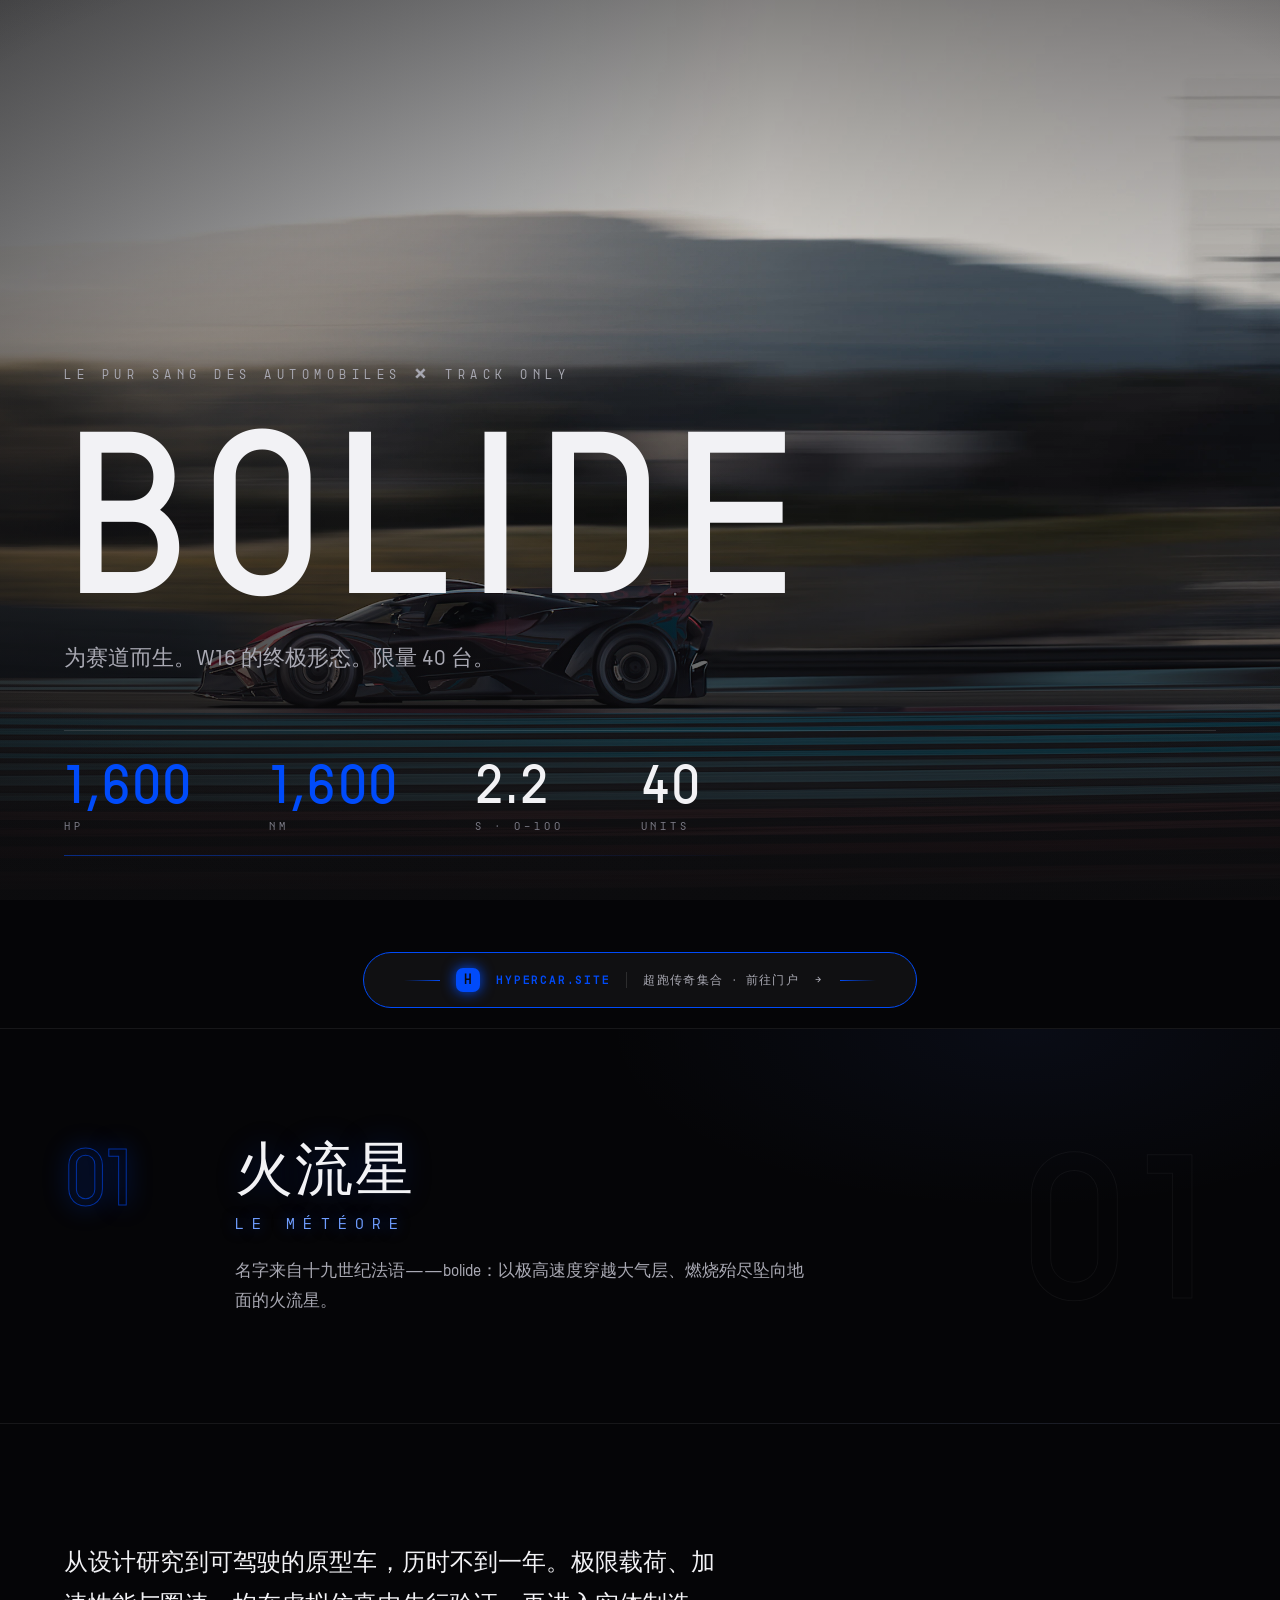
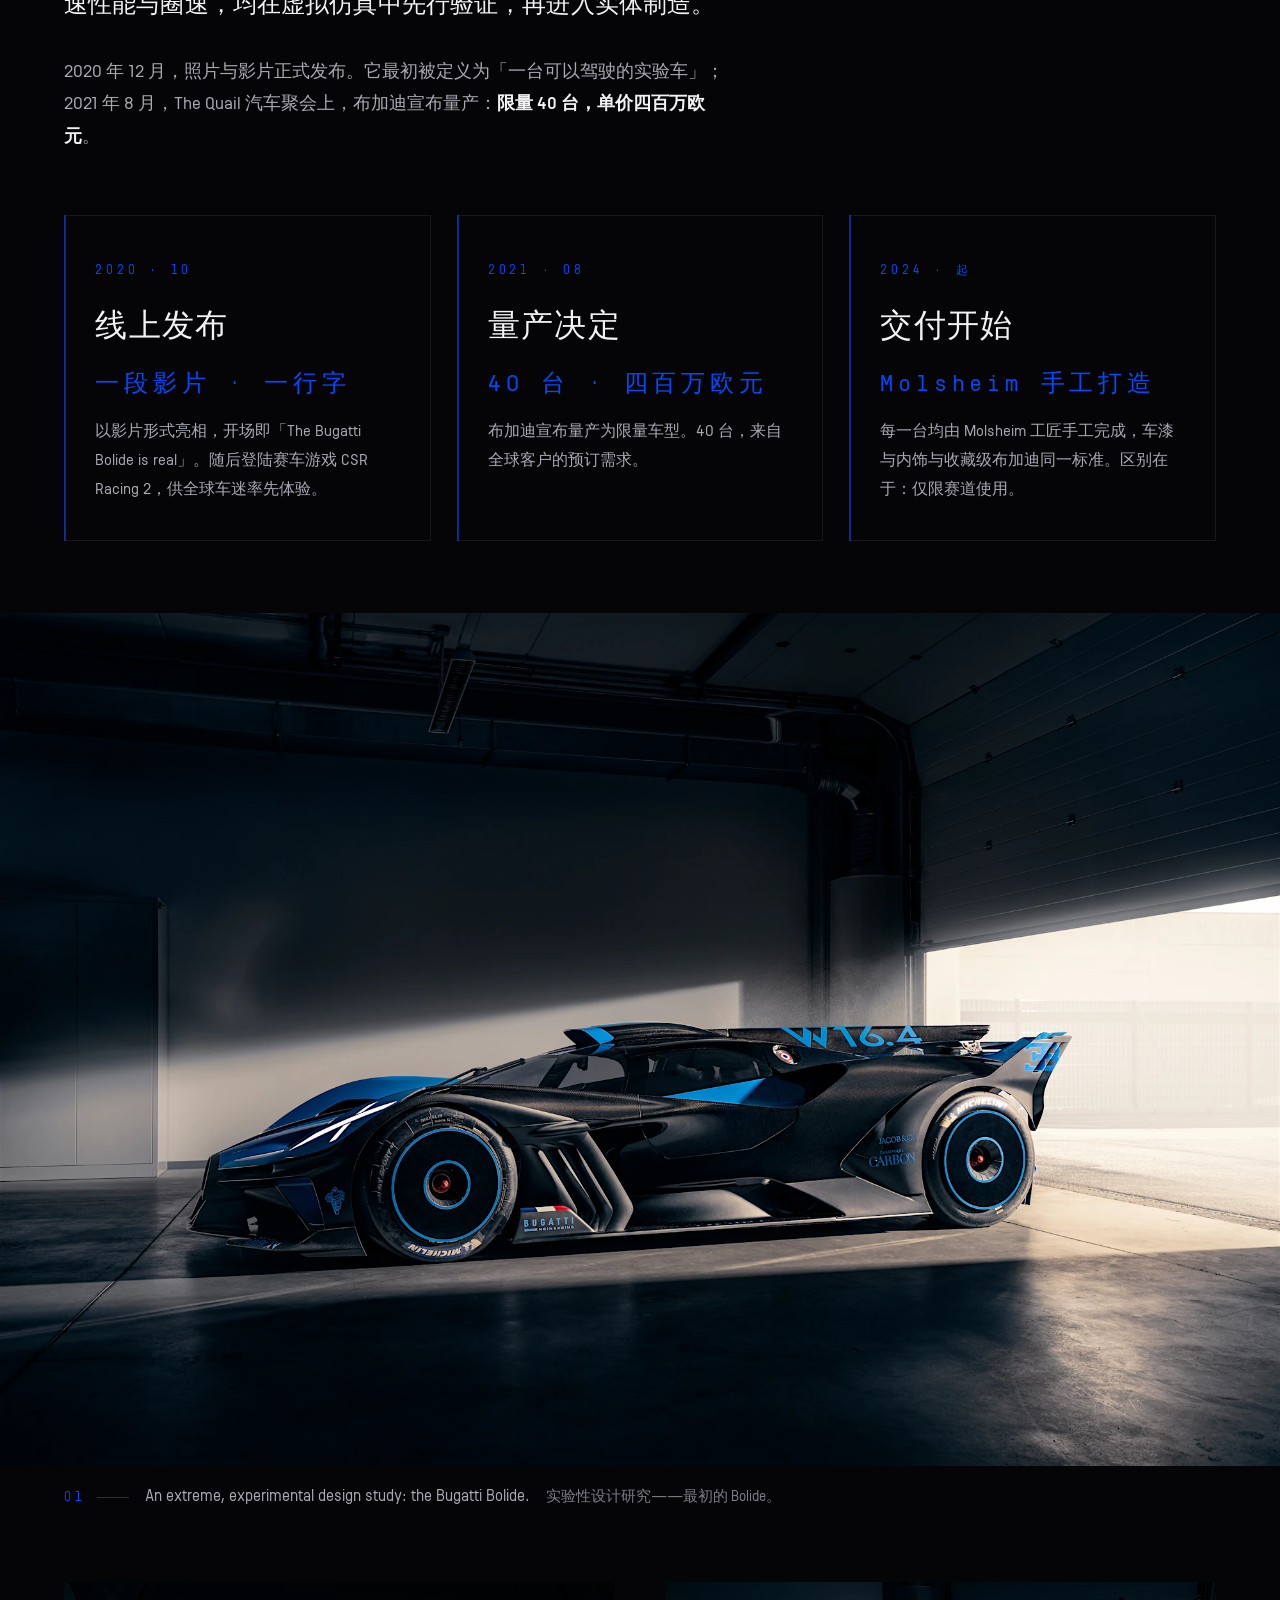
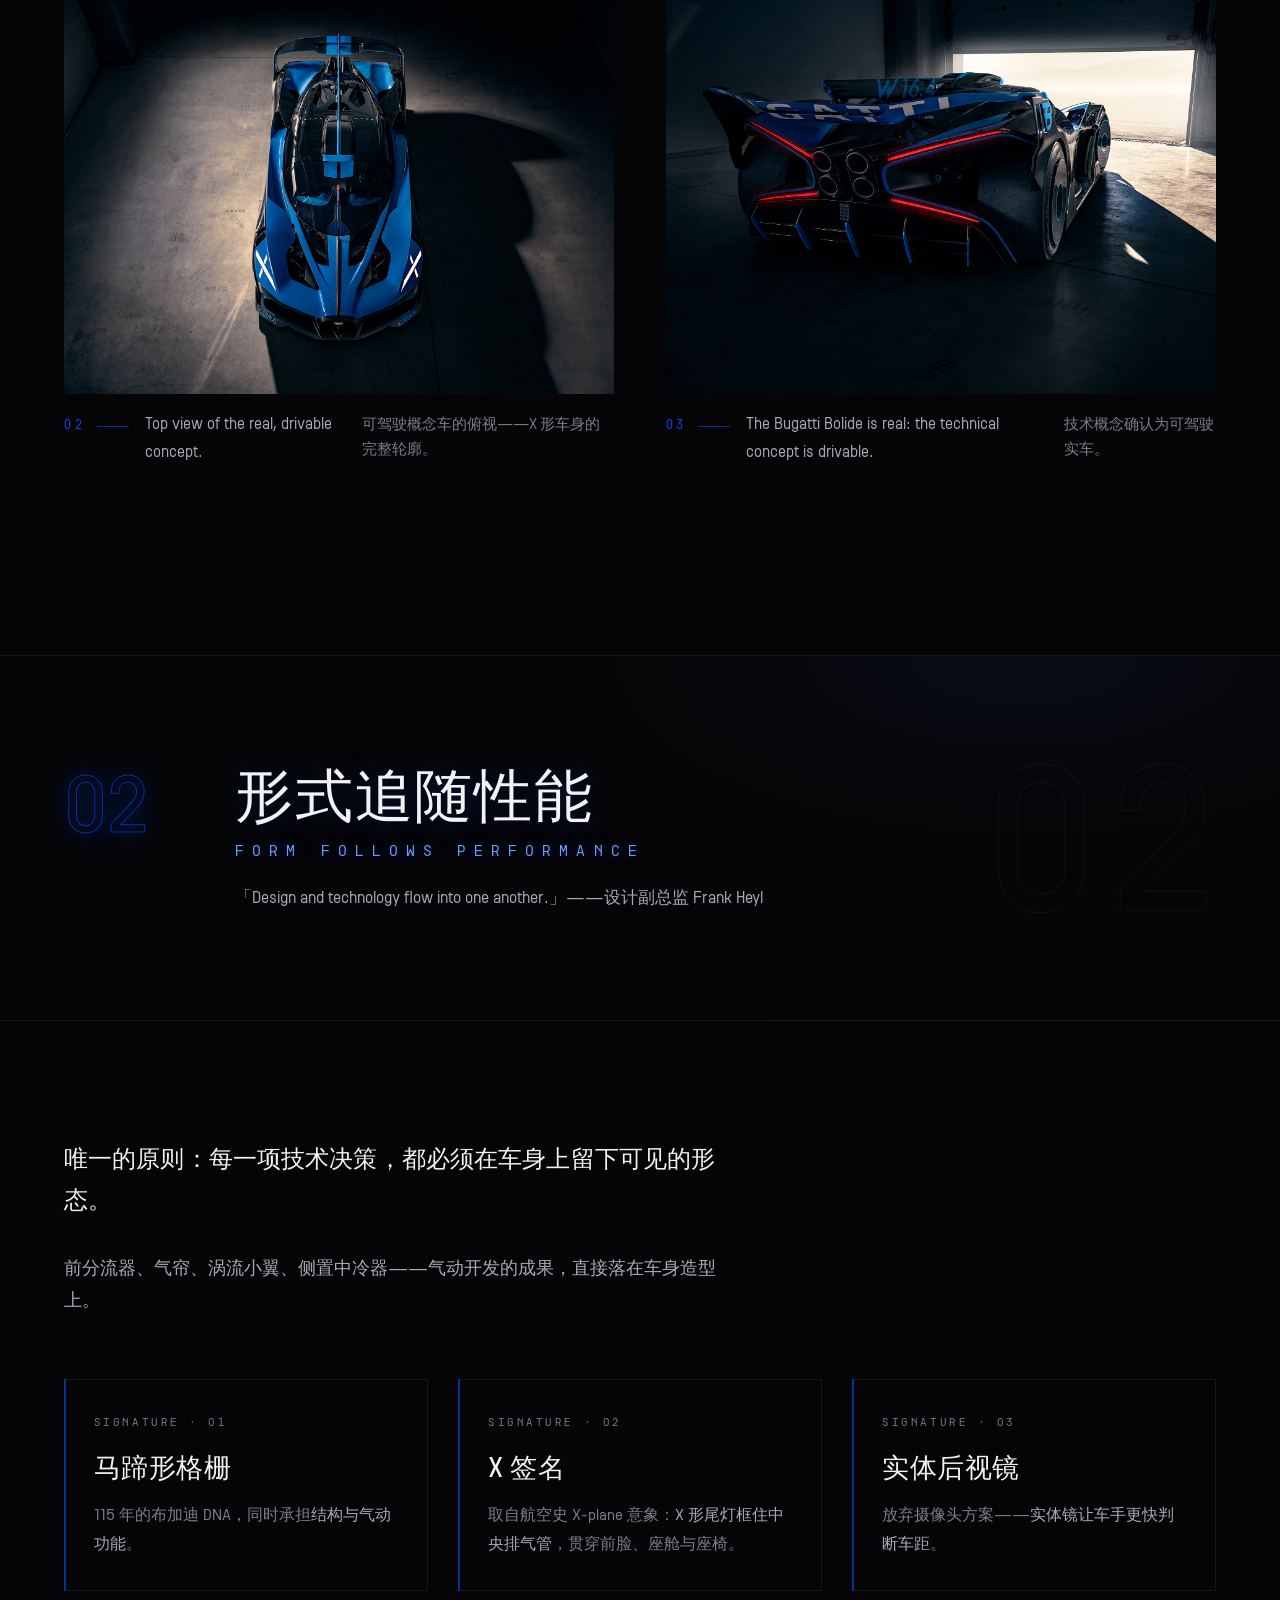
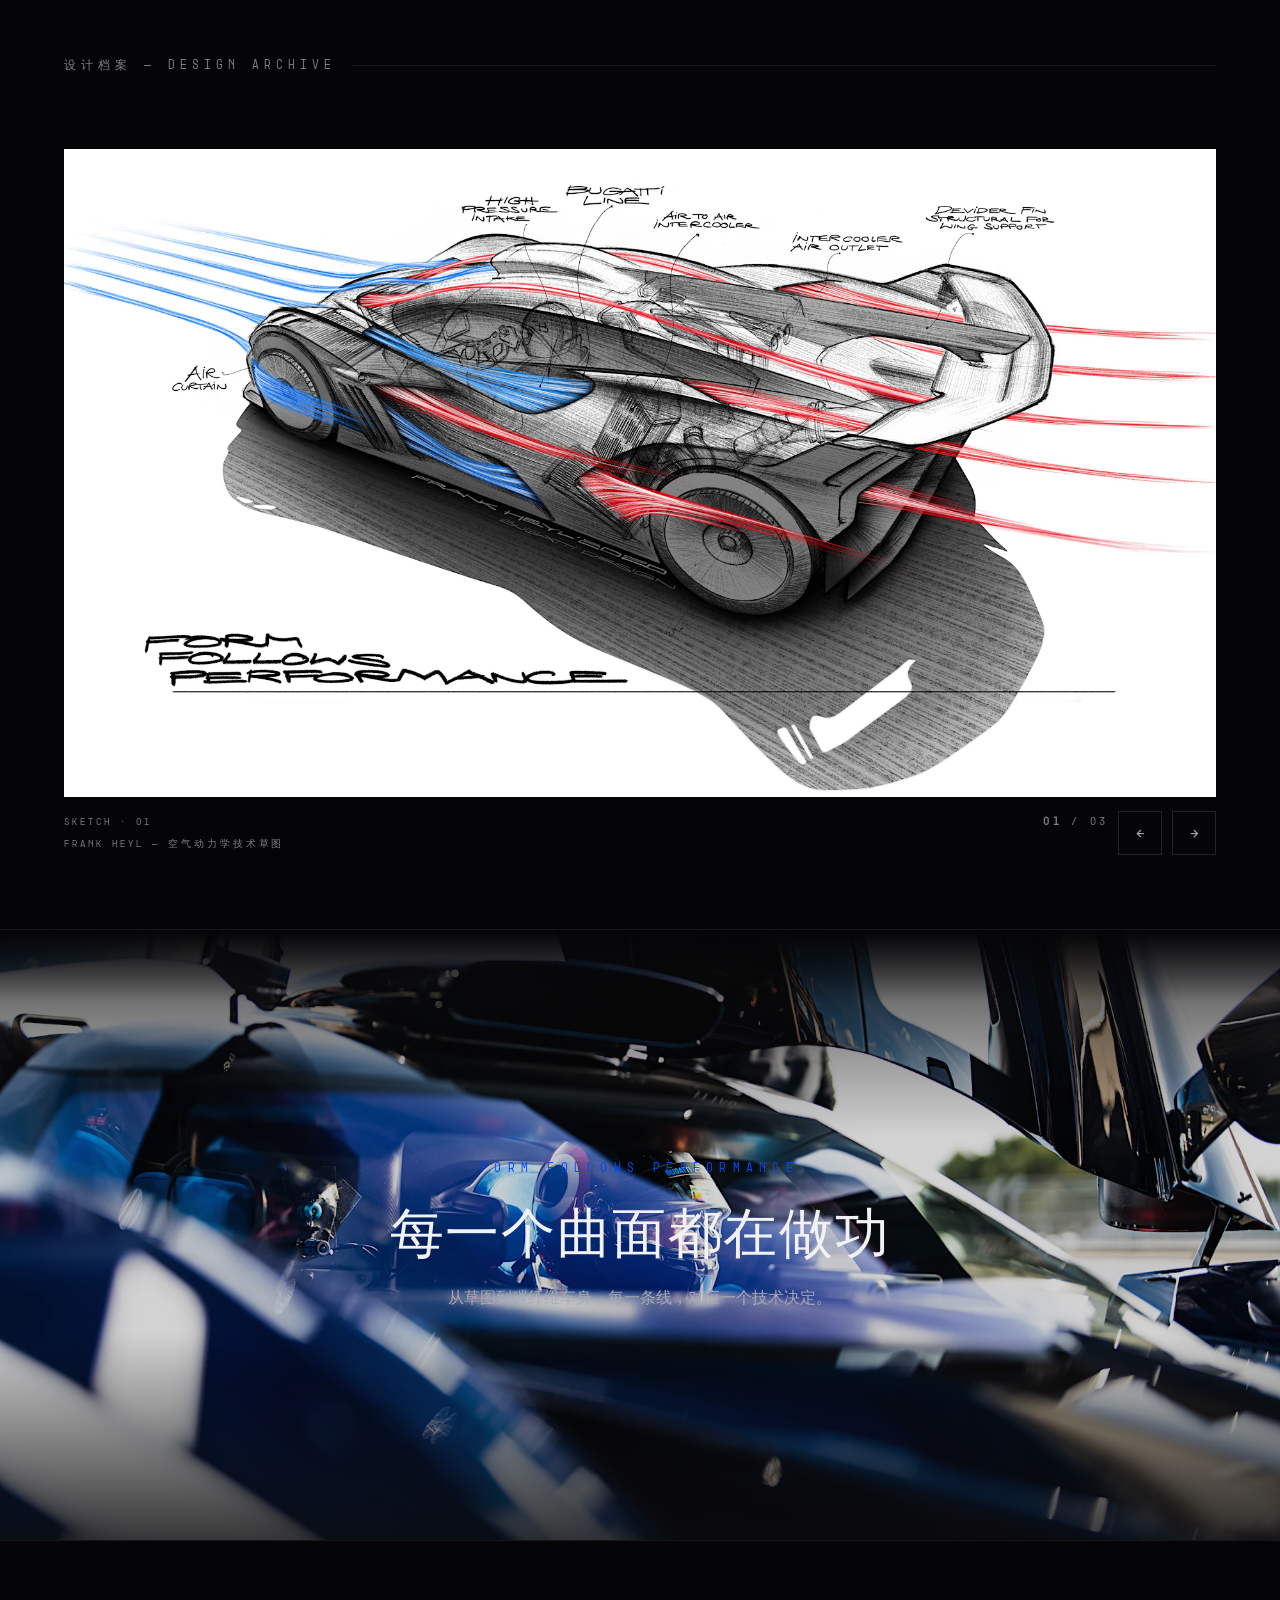
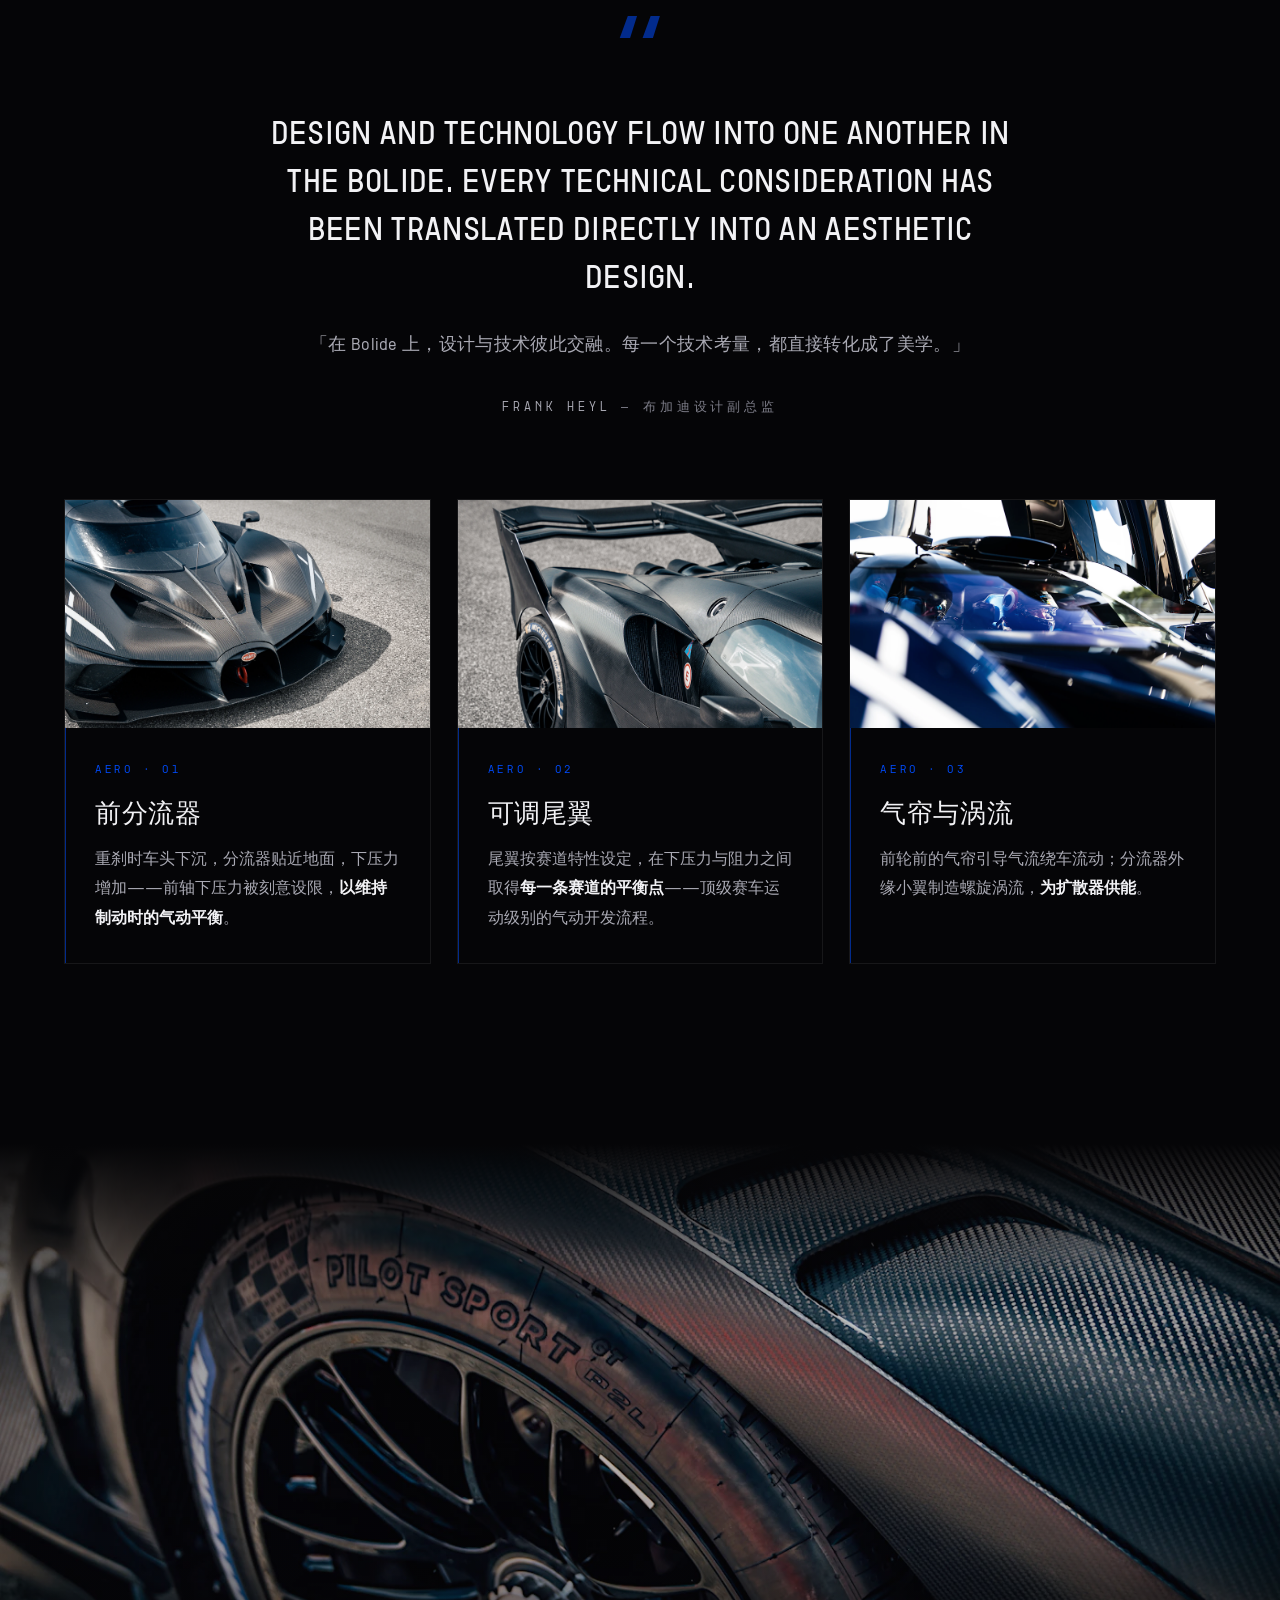
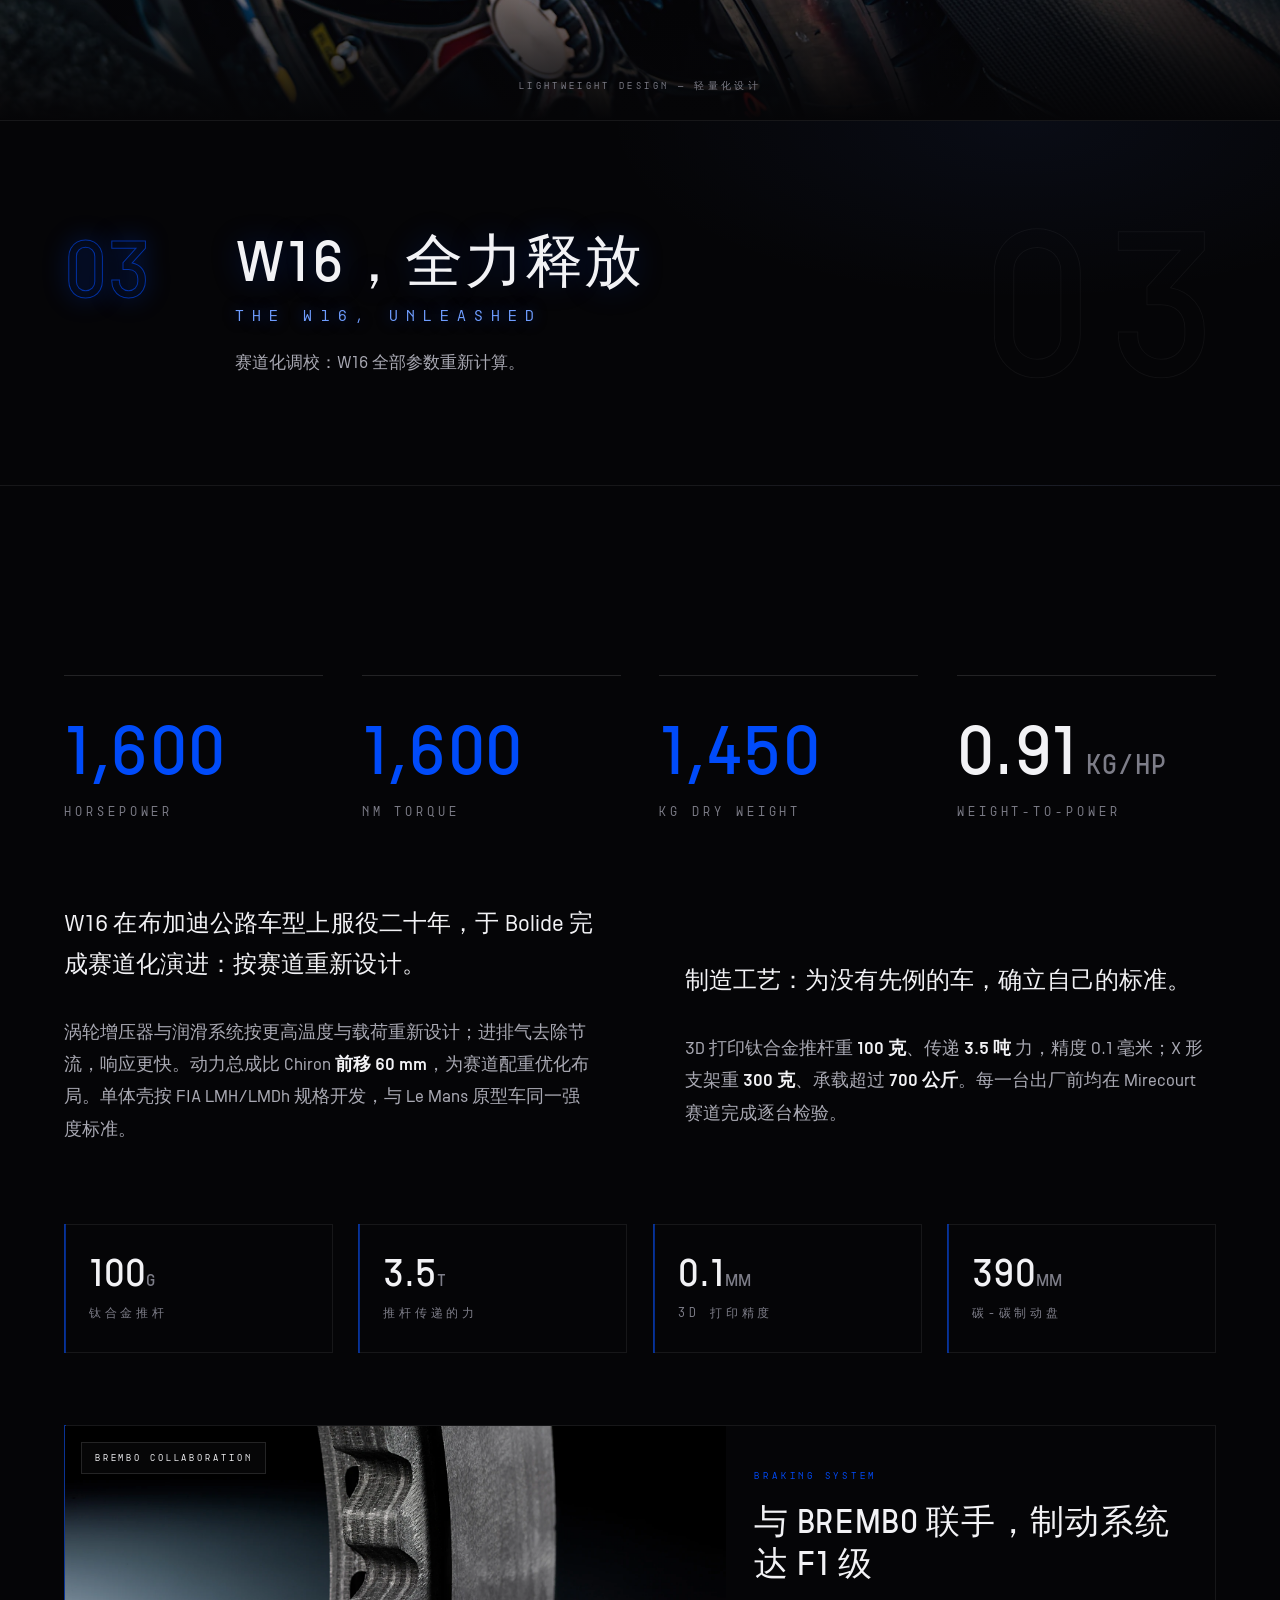
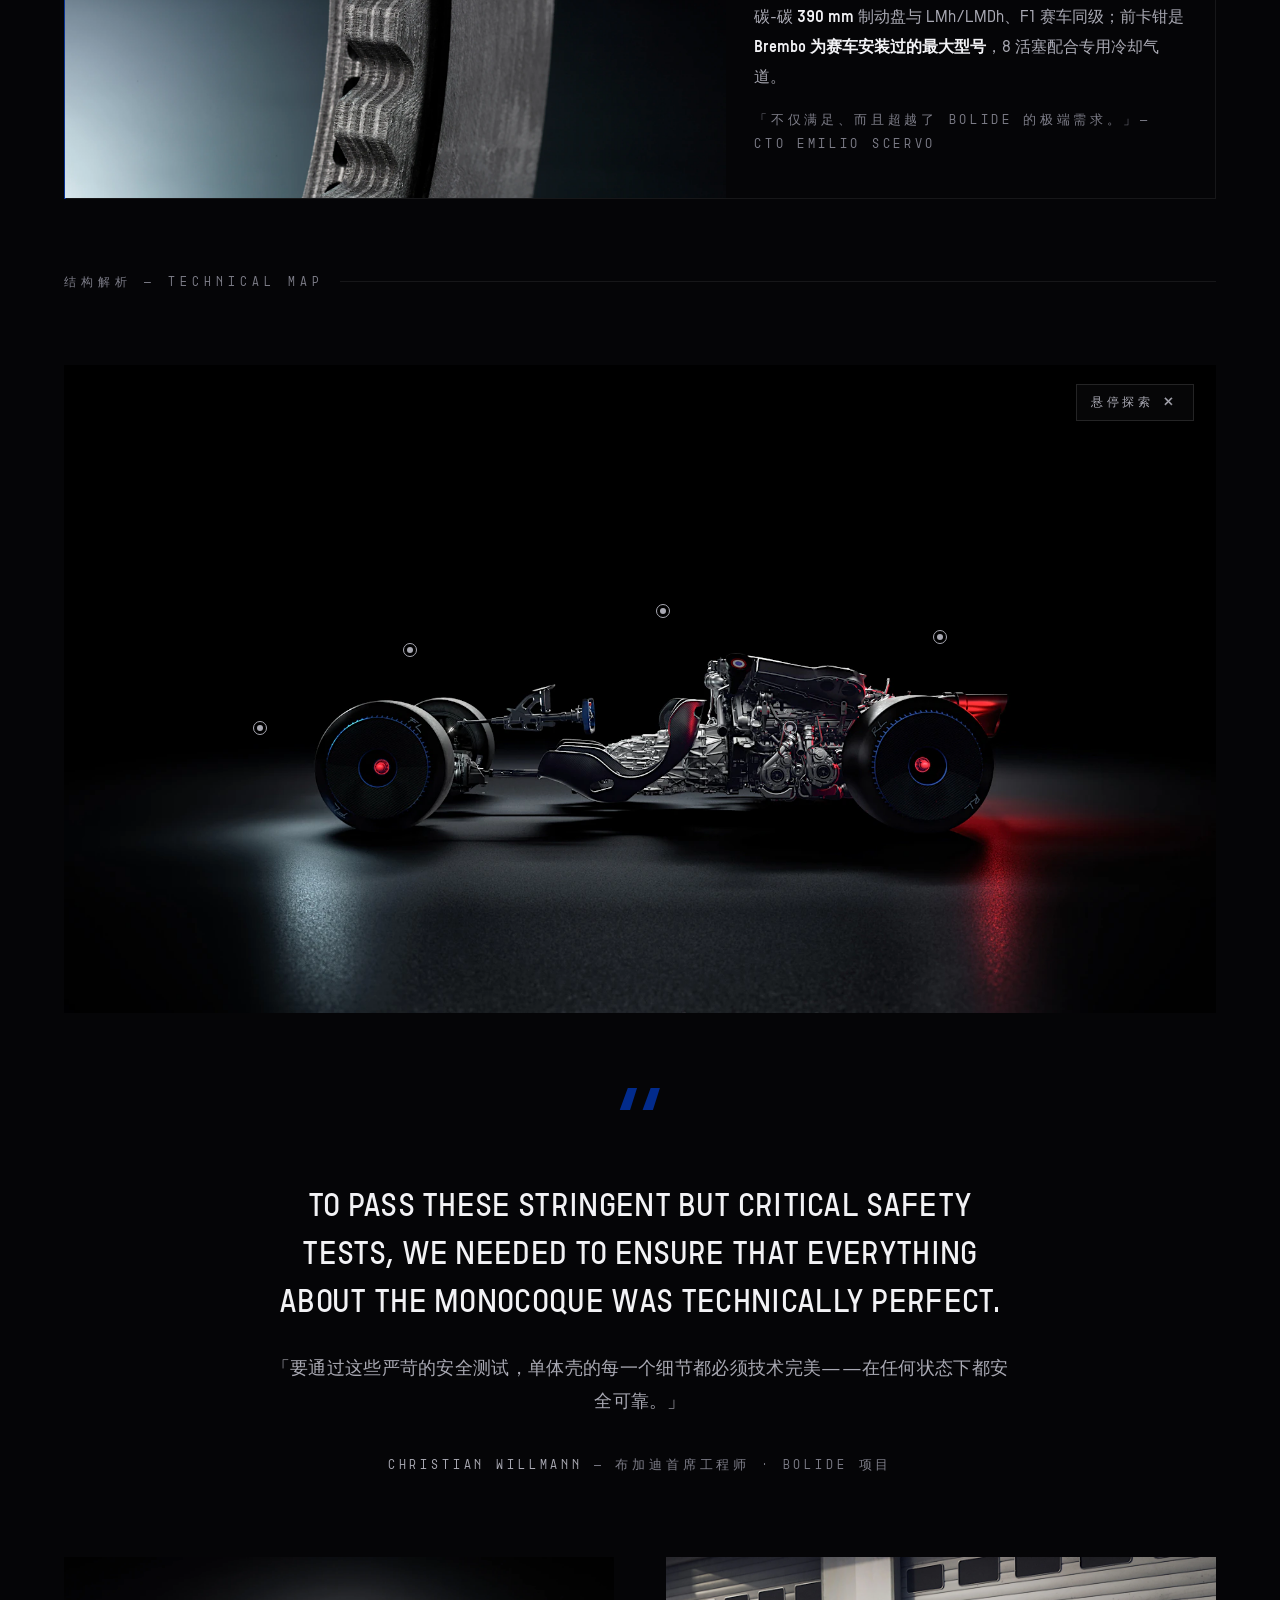
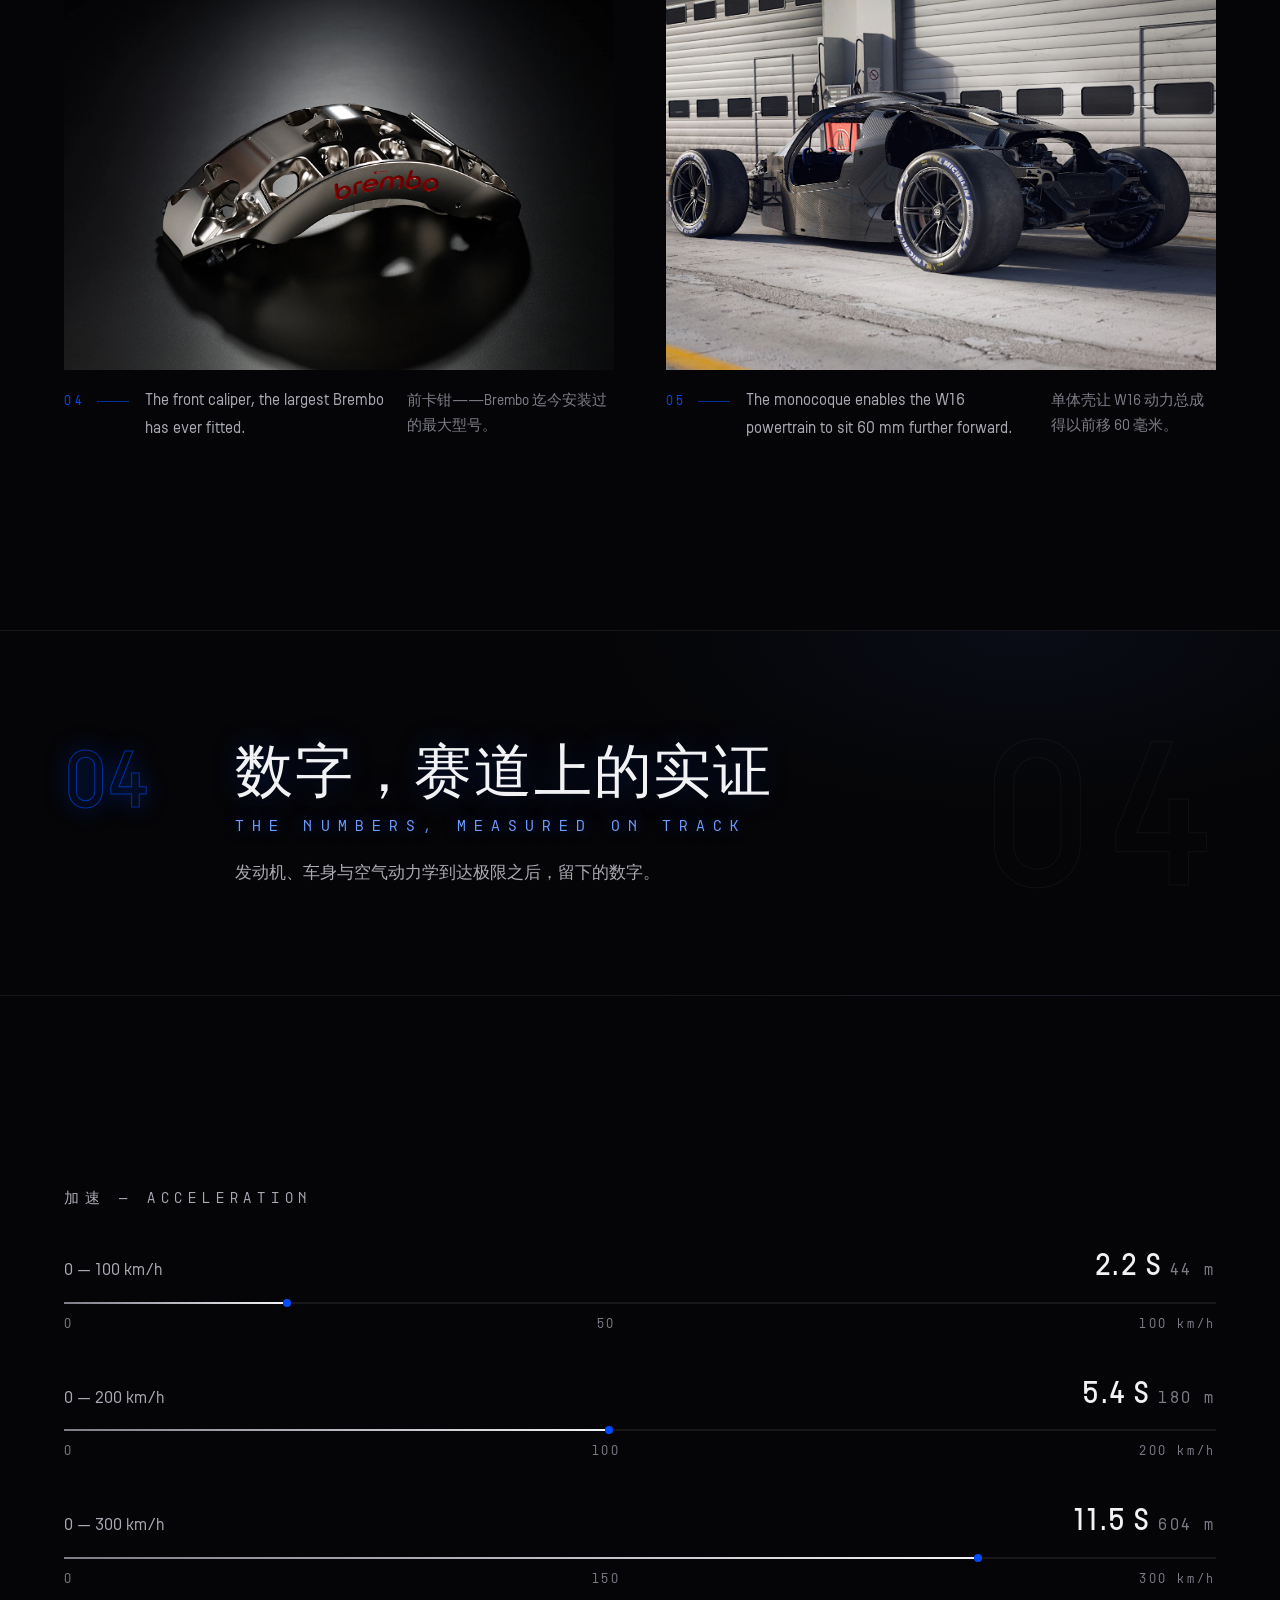
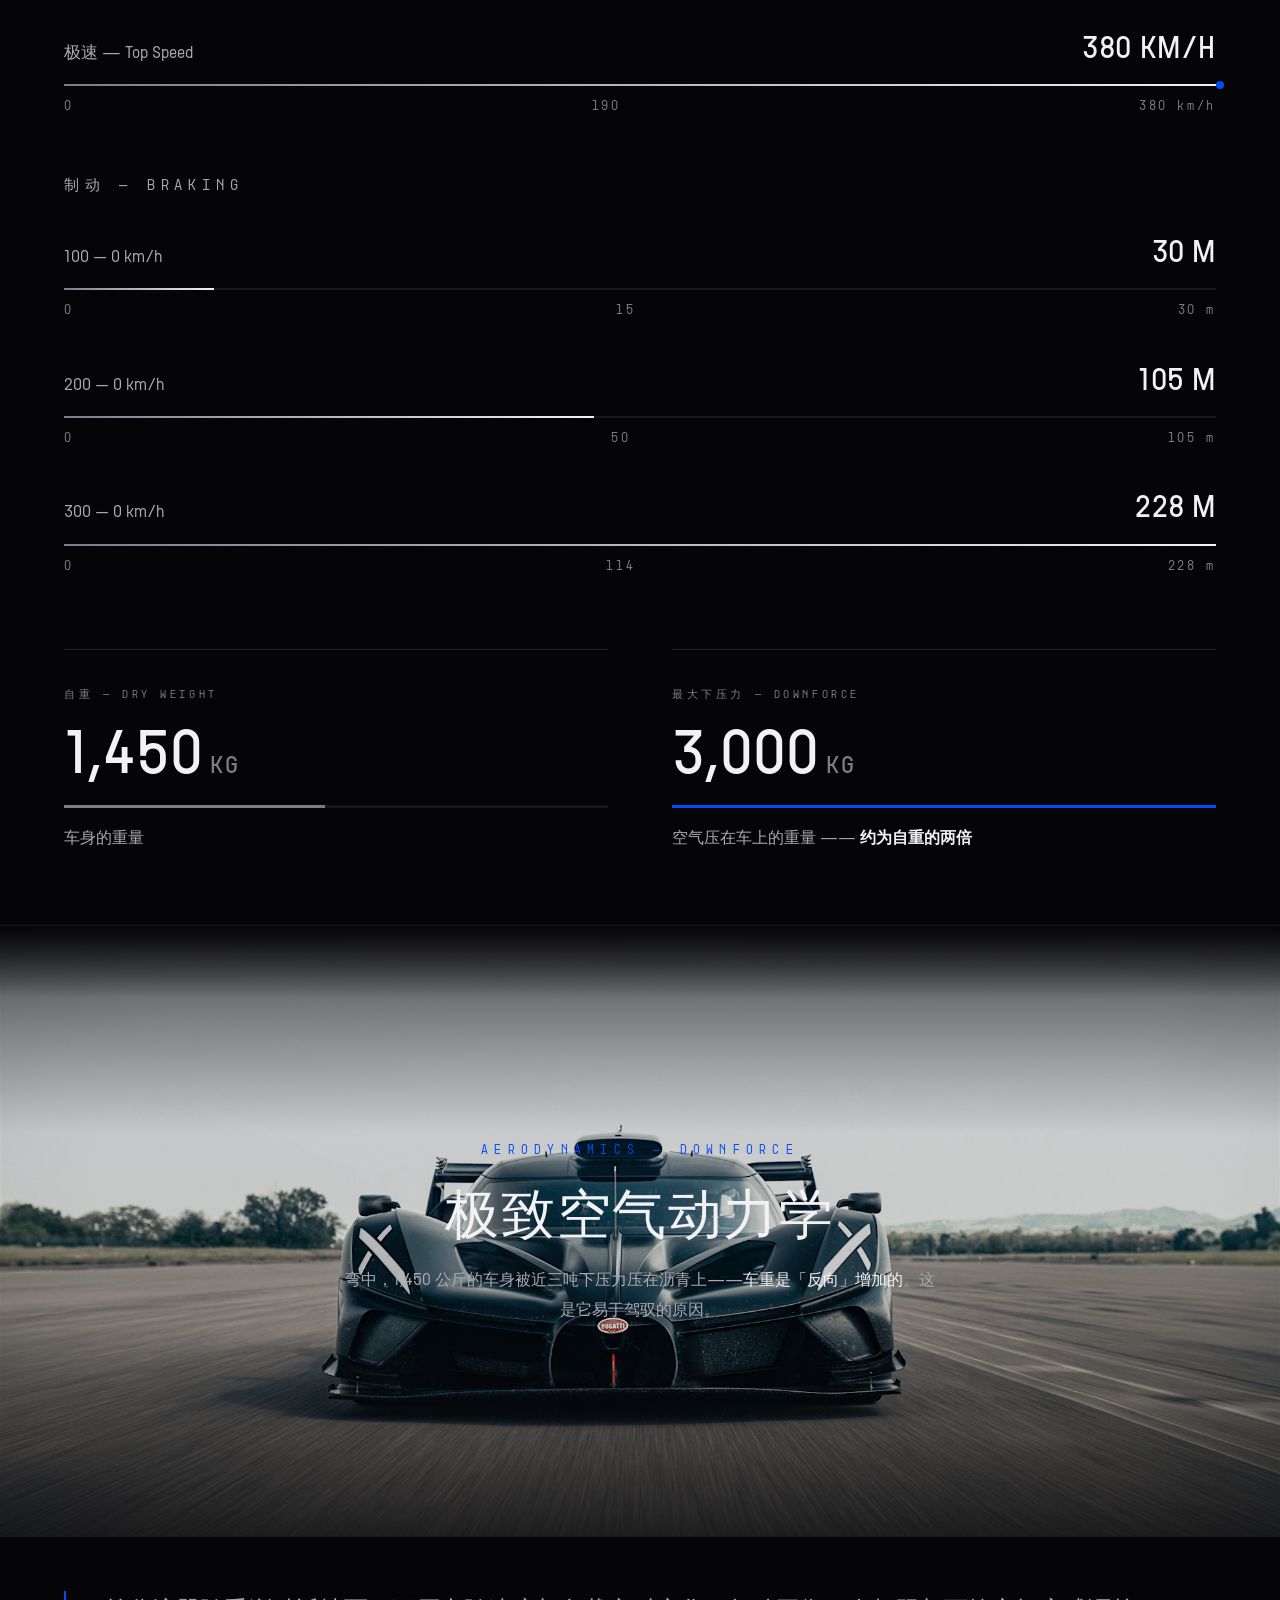
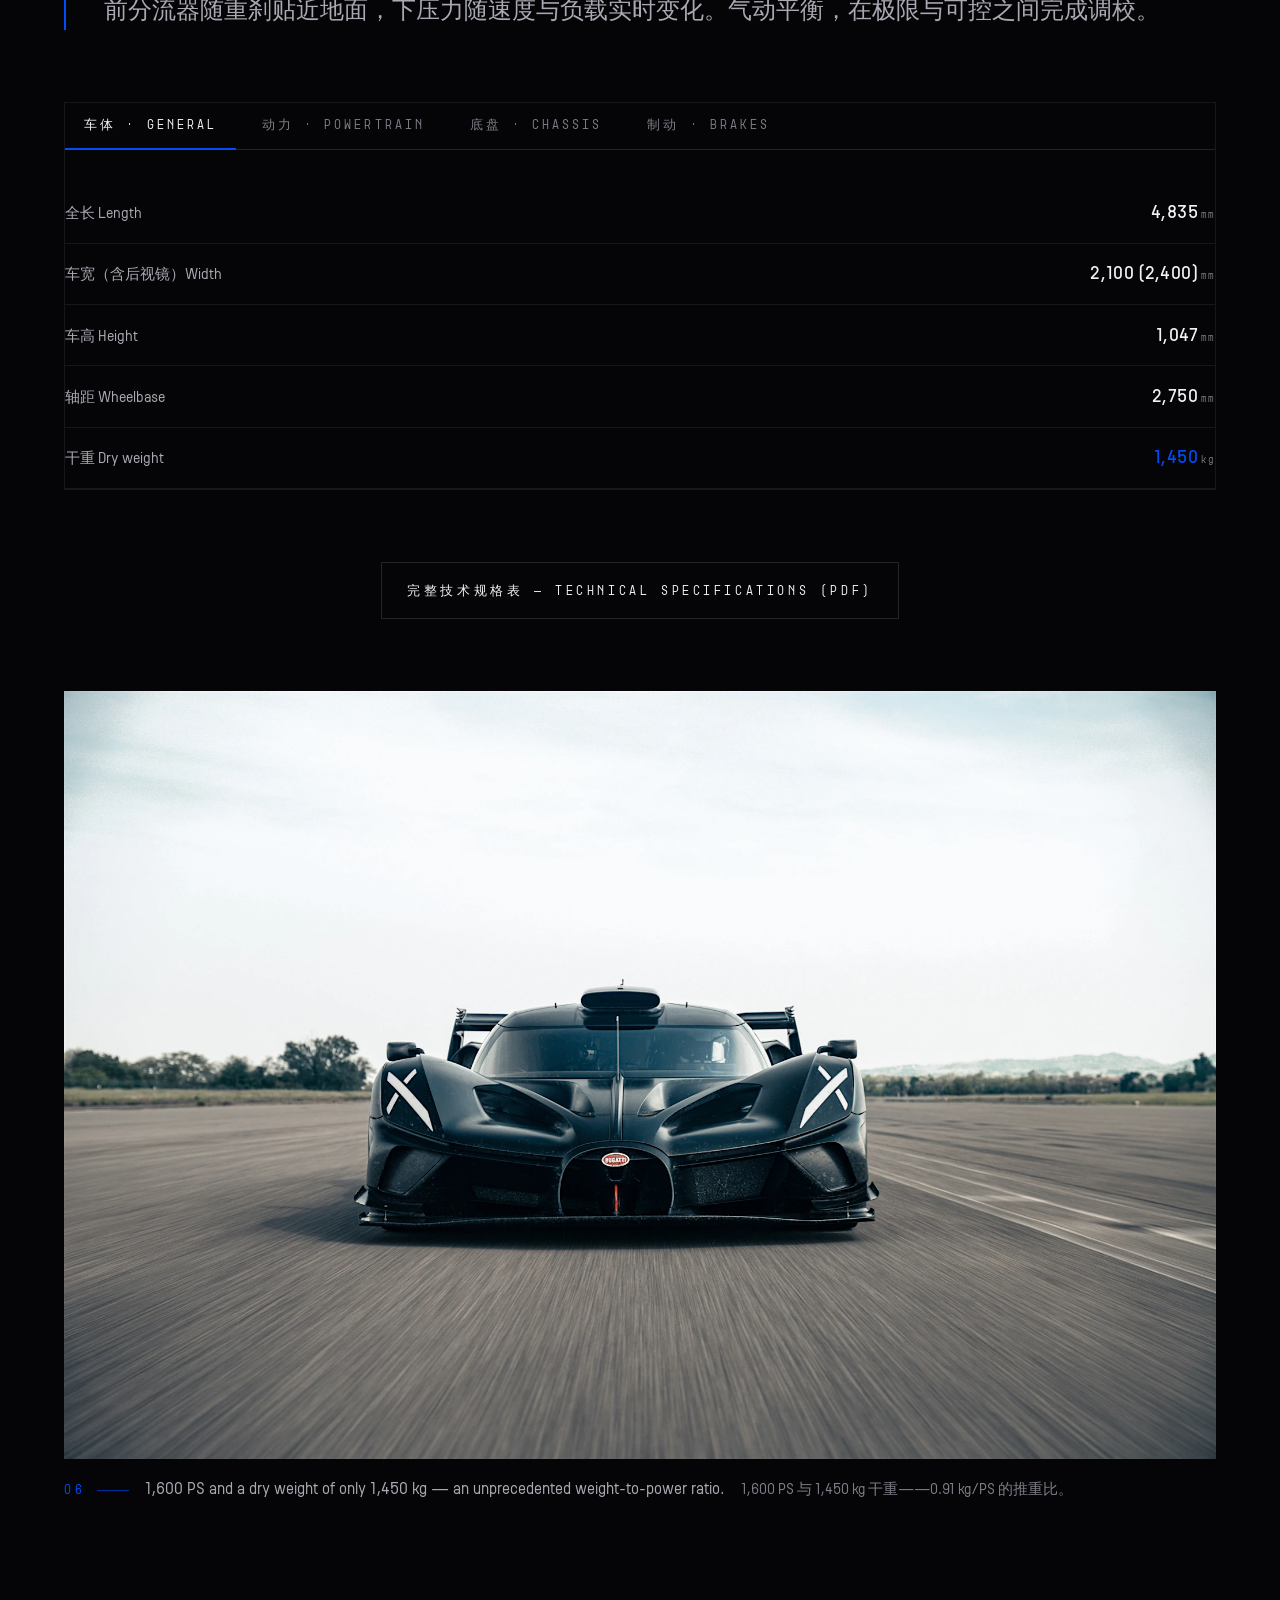
<file: index.html>
﻿<!DOCTYPE html>
<html lang="zh-CN">
<head>
<meta charset="UTF-8">
<meta name="viewport" content="width=device-width, initial-scale=1.0">
<title>BOLIDE — Bugatti Bolide</title>
<meta name="description" content="布加迪 Bolide：为赛道而生的机器。1,600 马力 W16、1,450 公斤干重、限量 40 台——从设计草图到赛道纪事的完整叙事。">
<meta property="og:type" content="website">
<meta property="og:title" content="BOLIDE — Bugatti Bolide">
<meta property="og:description" content="为赛道而生的机器。W16 的最终形态——1,600 hp / 1,450 kg / 限量 40 台。">
<meta property="og:image" content="assets/hero.webp">
<meta property="og:url" content="https://bolide.hypercar.site/">
<meta name="twitter:card" content="summary_large_image">
<link rel="stylesheet" href="css/style.css?v=857f5433">
<link rel="manifest" href="manifest.json">
<link rel="icon" href="data:image/svg+xml,%3Csvg xmlns='http://www.w3.org/2000/svg' viewBox='0 0 100 100'%3E%3Crect width='100' height='100' fill='%230b0b0d'/%3E%3Ctext x='50' y='68' font-size='62' text-anchor='middle' fill='%23f4f2ee' font-family='serif'%3EB%3C/text%3E%3C/svg%3E">
<script src="shared/v1/lang.js?v=cc2024b6" data-strategy="ip" data-key="bolide-lang" data-fallback="ipinfo" data-direction="both" data-zh="index.html" data-en="en.html" defer></script>
<!-- hc:seo:start -->
<!-- generated by tools/seo.py · cars.json · 2026-09-12 -->
<link rel="canonical" href="https://bolide.hypercar.site/">
<link rel="alternate" hreflang="zh-CN" href="https://bolide.hypercar.site/">
<link rel="alternate" hreflang="en" href="https://bolide.hypercar.site/en.html">
<link rel="alternate" hreflang="x-default" href="https://bolide.hypercar.site/">
<script type="application/ld+json">
{"@context":"https://schema.org","@type":"Car","name":"Bugatti Bolide","brand":{"@type":"Brand","name":"Bugatti"},"model":"Bolide","url":"https://bolide.hypercar.site/","description":"为赛道而生 · 火流星","productionDate":"2024","image":"https://bolide.hypercar.site/assets/hero.webp","additionalProperty":[{"@type":"PropertyValue","name":"最大功率","value":"1600 HP"},{"@type":"PropertyValue","name":"极速","value":"380 km/h"},{"@type":"PropertyValue","name":"限量生产","value":"40 台"}]}
</script>
<!-- hc:seo:end -->
</head>
<body>

<header class="nav" id="nav">
  <div class="nav__inner">
    <span class="nav__now mono" id="navNow">01 · 火流星</span>
    <a class="nav__brand is-hidden" href="#hero">
      <svg viewBox="0 0 2468.89 566.93" width="86" height="20" fill="currentColor" aria-label="BUGATTI"><path d="M272.56 273.34c28.81-26.48 45.95-63.86 45.95-107.47 0-89.56-65.41-154.97-155.75-154.97H0v545.13h174.44c92.67 0 160.42-66.97 160.42-159.64 0-52.18-23.36-95.79-62.3-123.04ZM87.22 95.01h72.42c42.83 0 71.65 28.81 71.65 70.87s-28.81 70.87-71.65 70.87H87.22V95.01Zm84.1 376.91h-84.1V320.84h84.1c45.17 0 76.32 30.37 76.32 75.54s-31.15 75.54-76.32 75.54ZM648.69 406.51c0 44.39-31.93 76.32-76.32 76.32s-76.32-31.93-76.32-76.32V10.9h-87.22v389.38c0 96.56 68.53 166.65 163.54 166.65s163.54-70.09 163.54-166.65V10.9h-87.22v395.61ZM993.03 0c-95.01 0-163.54 70.09-163.54 166.65v233.62c0 96.56 68.53 166.65 163.54 166.65s163.54-70.09 163.54-166.65V241.41H993.03v84.11h76.32v80.99c0 44.39-31.93 76.32-76.32 76.32s-76.32-31.93-76.32-76.32V160.42c0-44.39 31.93-76.32 76.32-76.32s76.32 31.93 76.32 76.32v14.02h87.22v-7.79C1156.57 70.09 1088.04 0 993.03 0ZM1344.1 10.9l-125.38 545.12h86.44L1330.08 447h147.96l24.92 109.02h86.44L1464.03 10.9H1344.1Zm5.45 351.99 54.51-239.08 54.51 239.08h-109.02ZM1604.2 95.01h119.93l.78 461.02h85.66l.78-461.02h119.92V10.9H1604.2v84.11zM1976.59 95.01h119.93l.78 461.02h85.66l.78-461.02h119.92V10.9h-327.07v84.11zM2381.67 10.9h87.22v545.12h-87.22z"></path></svg>
      <span class="nav__brand-sub">BOLIDE</span>
    </a>
    <span class="nav__lang">
      <a class="lang-btn mono" href="en.html">EN</a>
      <button class="nav__menu-btn mono" id="menuBtn" aria-label="章节菜单" aria-expanded="false"><span class="nav__menu-icon"><i></i><i></i><i></i></span></button>
    </span>
  </div>
  <div class="nav__progress" aria-hidden="true"><i id="navBar"></i></div>
</header>

<div class="menu-overlay" id="menuOverlay" hidden>
  <nav class="menu-overlay__nav" aria-label="章节菜单"></nav>
</div>

<div class="scroll-gauge" aria-hidden="true">
  <svg viewBox="0 0 44 44"><circle cx="22" cy="22" r="19"/><circle class="sg__bar" cx="22" cy="22" r="19"/></svg>
  <span class="sg__num mono">00</span>
</div>

<main>

<!-- ============ HERO ============ -->
<section class="hero" id="hero">
  <div class="hero__media">
    <video autoplay muted loop playsinline preload="metadata" poster="assets/hero.webp">
      <source src="assets/web/hero.mp4" type="video/mp4">
    </video>
    <div class="hero__veil"></div>
  </div>
  <div class="hero__content">
    <p class="hero__tag">LE PUR SANG DES AUTOMOBILES <b>✕</b> TRACK ONLY</p>
    <h1 class="hero__title">BOLIDE</h1>
    <p class="hero__sub">为赛道而生。W16 的终极形态。限量 40 台。</p>
    <div class="hero__data">
      <div><b><em data-count="1600">1,600</em></b><span>hp</span></div>
      <div><b><em data-count="1600">1,600</em></b><span>NM</span></div>
      <div><b>2.2</b><span>S · 0–100</span></div>
      <div><b>40</b><span>UNITS</span></div>
    </div>
  </div>
  
</section>

<!-- ============ HYPERCAR 门户跳转 ============ -->
<a class="portal-bar" href="https://www.hypercar.site" target="_blank" rel="noopener" aria-label="HYPERCAR.SITE 门户">
  <span class="portal-bar__rule" aria-hidden="true"></span>
  <span class="portal-bar__badge" aria-hidden="true">H</span>
  <span class="portal-bar__name">HYPERCAR.SITE</span>
  <span class="portal-bar__sep" aria-hidden="true"></span>
  <span class="portal-bar__text">超跑传奇集合 · 前往门户</span>
  <i class="portal-bar__arrow" aria-hidden="true">→</i>
  <span class="portal-bar__rule portal-bar__rule--r" aria-hidden="true"></span>
</a>


<!-- ============ 限量声明 ============ -->


<!-- ============ 01 火流星 ============ -->
<div class="chapter-break reveal" id="ch01" data-watermark="01">
  <div class="chapter-break__inner">
    <span class="chapter-break__no">01</span>
    <div>
      <h2>火流星<span class="latin">Le Météore</span></h2>
      <p>名字来自十九世纪法语——bolide：以极高速度穿越大气层、燃烧殆尽坠向地面的火流星。</p></div>
  </div>
</div>

<section class="chapter">
  <div class="chapter__inner">
    <div class="prose reveal">
      <p class="lead">从设计研究到可驾驶的原型车，历时不到一年。极限载荷、加速性能与圈速，均在虚拟仿真中先行验证，再进入实体制造。</p>
      <p>2020 年 12 月，照片与影片正式发布。它最初被定义为「一台可以驾驶的实验车」；2021 年 8 月，The Quail 汽车聚会上，布加迪宣布量产：<b>限量 40 台，单价四百万欧元</b>。</p>
    </div>
  </div>

  <!-- 章节视频：概念发布 -->
    <div class="chapter__inner">
    <!-- 历史数字卡 -->
    <div class="hcards reveal">
      <div class="hcard">
        <span class="hcard__year">2020 · 10</span>
        <h3>线上发布</h3>
        <span class="hcard__num">一段影片 · 一行字</span>
        <p>以影片形式亮相，开场即「The Bugatti Bolide is real」。随后登陆赛车游戏 CSR Racing 2，供全球车迷率先体验。</p>
      </div>
      <div class="hcard">
        <span class="hcard__year">2021 · 08</span>
        <h3>量产决定</h3>
        <span class="hcard__num">40 台 · 四百万欧元</span>
        <p>布加迪宣布量产为限量车型。40 台，来自全球客户的预订需求。</p>
      </div>
      <div class="hcard">
        <span class="hcard__year">2024 · 起</span>
        <h3>交付开始</h3>
        <span class="hcard__num">Molsheim 手工打造</span>
        <p>每一台均由 Molsheim 工匠手工完成，车漆与内饰与收藏级布加迪同一标准。区别在于：仅限赛道使用。</p>
      </div>
    </div>
  </div>

  <figure class="figure figure--full reveal">
    <div class="figure__media">
      <img src="assets/doc01-concept.webp" alt="Bugatti Bolide 概念设计" loading="lazy" width="2000" height="1334">
    </div>
    <figcaption class="figure__cap" style="max-width:var(--w-doc);margin-left:auto;margin-right:auto;padding:0 clamp(1.5rem,5vw,4rem);">
      <span class="no">01</span>
      <span class="en">An extreme, experimental design study: the Bugatti Bolide.</span>
      <span class="zh">实验性设计研究——最初的 Bolide。</span>
    </figcaption>
  </figure>

  <div class="chapter__inner">
    <div class="figrow reveal">
      <figure class="figure">
        <div class="figure__media">
          <img src="assets/doc01-topview.webp" alt="Bolide 俯视图" loading="lazy" width="2000" height="1334">
        </div>
        <figcaption class="figure__cap">
          <span class="no">02</span>
          <span class="en">Top view of the real, drivable concept.</span>
          <span class="zh">可驾驶概念车的俯视——X 形车身的完整轮廓。</span>
        </figcaption>
      </figure>
      <figure class="figure">
        <div class="figure__media">
          <img src="assets/doc01-real.webp" alt="Bolide 实车" loading="lazy" width="2000" height="1334">
        </div>
        <figcaption class="figure__cap">
          <span class="no">03</span>
          <span class="en">The Bugatti Bolide is real: the technical concept is drivable.</span>
          <span class="zh">技术概念确认为可驾驶实车。</span>
        </figcaption>
      </figure>
    </div>
  </div>
</section>

<!-- ============ 02 设计 ============ -->
<div class="chapter-break chapter-break--dark reveal" id="ch02" data-watermark="02">
  <div class="chapter-break__inner">
    <span class="chapter-break__no">02</span>
    <div>
      <h2>形式追随性能<span class="latin">Form Follows Performance</span></h2>
      <p>「Design and technology flow into one another.」——设计副总监 Frank Heyl</p></div>
  </div>
</div>

<section class="chapter">
  <div class="chapter__inner">
    <div class="prose reveal">
      <p class="lead">唯一的原则：每一项技术决策，都必须在车身上留下可见的形态。</p>
      <p>前分流器、气帘、涡流小翼、侧置中冷器——气动开发的成果，直接落在车身造型上。</p>
    </div>

    <!-- 编号要点卡 -->
    <div class="points reveal">
      <div class="point">
        <span class="point__no">Signature · 01</span>
        <h3>马蹄形格栅</h3>
        <p>115 年的布加迪 DNA，同时承担<b>结构与气动功能</b>。</p>
      </div>
      <div class="point">
        <span class="point__no">Signature · 02</span>
        <h3>X 签名</h3>
        <p>取自航空史 X-plane 意象：<b>X 形尾灯框住中央排气管</b>，贯穿前脸、座舱与座椅。</p>
      </div>
      <div class="point">
        <span class="point__no">Signature · 03</span>
        <h3>实体后视镜</h3>
        <p>放弃摄像头方案——<b>实体镜让车手更快判断车距</b>。</p>
      </div>
    </div>
  </div>

  <!-- 草图轮播 -->
  <div class="chapter__inner">
    <span class="sec-label reveal">设计档案 — Design Archive</span>
    <div class="slider reveal" id="sketchSlider">
      <div class="slider__stage">
        <img src="assets/doc03-aero-sketch.webp" alt="Frank Heyl 气动草图" loading="lazy" width="1800" height="1013" data-cap="Frank Heyl — 空气动力学技术草图">
        <img src="assets/sketch-topview.webp" alt="俯视设计草图" loading="lazy" width="1800" height="1013" data-cap="Artur Hindalong — 俯视布局草图">
        <img src="assets/doc05-interior-sketch.webp" alt="Aldo Sica 内饰草图" loading="lazy" width="1800" height="1013" data-cap="Aldo Sica — 座舱内饰草图">
      </div>
      <div class="slider__cap">
        <span class="info"><span id="sketchCapLabel">Sketch · 01</span><span id="sketchCapText">Frank Heyl — 空气动力学技术草图</span></span>
        <div class="slider__nav">
          <span class="slider__count"><b id="sketchCur">01</b> / 03</span>
          <button class="slider__btn" id="sketchPrev" aria-label="上一张">←</button>
          <button class="slider__btn" id="sketchNext" aria-label="下一张">→</button>
        </div>
      </div>
    </div>
  </div>

  <!-- 章节视频：设计 -->
  <div class="chapter-video reveal">
    <video autoplay muted loop playsinline preload="metadata" poster="assets/doc03-details.webp">
      <source src="assets/web/moodcut2.mp4" type="video/mp4">
    </video>
    <div class="chapter-video__veil"></div>
    <div class="chapter-video__inner">
      <span class="chapter-video__no">Form Follows Performance</span>
      <h3>每一个曲面都在做功</h3>
      <p>从草图到碳纤维车身，每一条线，对应一个技术决定。</p>
    </div>
  </div>

  <div class="chapter__inner">
    <div class="quote reveal">
      <blockquote>Design and technology flow into one another in the Bolide. Every technical consideration has been translated directly into an aesthetic design.<span class="zh">「在 Bolide 上，设计与技术彼此交融。每一个技术考量，都直接转化成了美学。」</span></blockquote>
      <figcaption><b>Frank Heyl</b> — 布加迪设计副总监</figcaption>
    </div>

    <!-- 图卡：三个气动细节 -->
    <div class="dcards reveal">
      <div class="dcard">
        <img src="assets/doc03-splitter.webp" alt="前分流器" loading="lazy" width="1800" height="1200">
        <div class="dcard__body">
          <span class="no">Aero · 01</span>
          <h3>前分流器</h3>
          <p>重刹时车头下沉，分流器贴近地面，下压力增加——前轴下压力被刻意设限，<b>以维持制动时的气动平衡</b>。</p>
        </div>
      </div>
      <div class="dcard">
        <img src="assets/doc03-rearwing.webp" alt="尾翼" loading="lazy" width="1800" height="1200">
        <div class="dcard__body">
          <span class="no">Aero · 02</span>
          <h3>可调尾翼</h3>
          <p>尾翼按赛道特性设定，在下压力与阻力之间取得<b>每一条赛道的平衡点</b>——顶级赛车运动级别的气动开发流程。</p>
        </div>
      </div>
      <div class="dcard">
        <img src="assets/doc03-details.webp" alt="细节光影" loading="lazy" width="1800" height="1200">
        <div class="dcard__body">
          <span class="no">Aero · 03</span>
          <h3>气帘与涡流</h3>
          <p>前轮前的气帘引导气流绕车流动；分流器外缘小翼制造螺旋涡流，<b>为扩散器供能</b>。</p>
        </div>
      </div>
    </div>
  </div>
</section>

<!-- 全宽过渡图 -->
<div class="breath reveal" aria-hidden="true">
  <img src="assets/doc02-lightweight.webp" alt="" loading="lazy">
  <div class="breath__veil"></div>
  <span class="breath__cap">Lightweight Design — 轻量化设计</span>
</div>

<!-- ============ 03 工程 ============ -->
<div class="chapter-break reveal" id="ch03" data-watermark="03">
  <div class="chapter-break__inner">
    <span class="chapter-break__no">03</span>
    <div>
      <h2>W16，全力释放<span class="latin">The W16, Unleashed</span></h2>
      <p>赛道化调校：W16 全部参数重新计算。</p></div>
  </div>
</div>

<section class="chapter">
  <div class="chapter__inner">
    <!-- 巨型数字 -->
    <div class="bignums reveal">
      <div><b><em data-count="1600">1,600</em></b><span>Horsepower</span></div>
      <div><b><em data-count="1600">1,600</em></b><span>Nm Torque</span></div>
      <div><b><em data-count="1450">1,450</em></b><span>kg Dry Weight</span></div>
      <div><b>0.91<small>KG/HP</small></b><span>Weight-to-Power</span></div>
    </div>

    <div class="split">
      <div class="prose reveal">
        <p class="lead">W16 在布加迪公路车型上服役二十年，于 Bolide 完成赛道化演进：按赛道重新设计。</p>
        <p>涡轮增压器与润滑系统按更高温度与载荷重新设计；进排气去除节流，响应更快。动力总成比 Chiron <b>前移 60 mm</b>，为赛道配重优化布局。单体壳按 FIA LMH/LMDh 规格开发，与 Le Mans 原型车同一强度标准。</p>
      </div>
      <div class="prose reveal">
        <p class="lead">制造工艺：为没有先例的车，确立自己的标准。</p>
        <p>3D 打印钛合金推杆重 <b>100 克</b>、传递 <b>3.5 吨</b> 力，精度 0.1 毫米；X 形支架重 <b>300 克</b>、承载超过 <b>700 公斤</b>。每一台出厂前均在 Mirecourt 赛道完成逐台检验。</p>
      </div>
    </div>

    <!-- 数据小卡 -->
    <div class="stats reveal">
      <div class="stat"><b>100<small style="font-size:.45em;color:var(--ink-faint)">g</small></b><span>钛合金推杆</span></div>
      <div class="stat"><b>3.5<small style="font-size:.45em;color:var(--ink-faint)">t</small></b><span>推杆传递的力</span></div>
      <div class="stat"><b>0.1<small style="font-size:.45em;color:var(--ink-faint)">mm</small></b><span>3D 打印精度</span></div>
      <div class="stat"><b>390<small style="font-size:.45em;color:var(--ink-faint)">mm</small></b><span>碳-碳制动盘</span></div>
    </div>
  </div>

  <!-- 制动视频卡 -->
  <div class="chapter__inner">
    <div class="webcard reveal">
      <div class="webcard__media">
        <video autoplay muted loop playsinline preload="metadata" poster="assets/doc04-brakes.webp">
          <source src="assets/web/brakes.mp4" type="video/mp4">
        </video>
        <span class="tag">BREMBO COLLABORATION</span>
      </div>
      <div class="webcard__body">
        <span class="no">Braking System</span>
        <h3>与 Brembo 联手，制动系统达 F1 级</h3>
        <p>碳-碳 <b>390 mm</b> 制动盘与 LMh/LMDh、F1 赛车同级；前卡钳是 <b>Brembo 为赛车安装过的最大型号</b>，8 活塞配合专用冷却气道。</p>
        <p class="meta">「不仅满足、而且超越了 Bolide 的极端需求。」— CTO Emilio Scervo</p>
      </div>
    </div>

    <!-- W16 热点探索 -->
    <span class="sec-label reveal">结构解析 — Technical Map</span>
    <div class="explorer reveal" id="explorer">
      <div class="explorer__img">
        <img src="assets/doc04-drivetrain.webp" alt="Bolide 驱动系统技术插图" loading="lazy" width="1800" height="1013">
        <span class="explorer__hint">悬停探索 ✕</span>
        <div class="hotspot" style="left:17%;top:56%;" data-h="0">
          <div class="hotspot__label"><b>碳-碳制动</b><small>390 mm 制动盘 · 8 活塞前卡钳<br>与 F1 / LMh 赛车同级</small></div>
        </div>
        <div class="hotspot" style="left:30%;top:44%;" data-h="1">
          <div class="hotspot__label"><b>推杆悬挂</b><small>前双叉臂 · 推杆 + 卧式弹簧减振器<br>LMP1 原型车同款架构</small></div>
        </div>
        <div class="hotspot" style="left:52%;top:38%;" data-h="2">
          <div class="hotspot__label"><b>W16 · 8.0 升</b><small>1,600 hp @ 7,050 rpm · 1,600 Nm<br>7,993 cc · 四涡轮</small></div>
        </div>
        <div class="hotspot" style="left:63%;top:56%;" data-h="3">
          <div class="hotspot__label"><b>四涡轮 · 赛道化</b><small>润滑与冷却为赛道重新设计<br>进排气去节流 · 新声浪</small></div>
        </div>
        <div class="hotspot" style="left:76%;top:42%;" data-h="4">
          <div class="hotspot__label"><b>7 速 DSG</b><small>全时四驱 · 前轴限滑差速锁<br>比 Chiron 前移 60 mm</small></div>
        </div>
      </div>
    </div>

    <div class="quote reveal">
      <blockquote>To pass these stringent but critical safety tests, we needed to ensure that everything about the monocoque was technically perfect.<span class="zh">「要通过这些严苛的安全测试，单体壳的每一个细节都必须技术完美——在任何状态下都安全可靠。」</span></blockquote>
      <figcaption><b>Christian Willmann</b> — 布加迪首席工程师 · Bolide 项目</figcaption>
    </div>

    <!-- 工程特写：卡钳与单体壳 -->
    <div class="figrow reveal">
      <figure class="figure">
        <div class="figure__media">
          <img src="assets/doc04-caliper.webp" alt="Brembo 前卡钳" loading="lazy" width="1800" height="1013">
        </div>
        <figcaption class="figure__cap">
          <span class="no">04</span>
          <span class="en">The front caliper, the largest Brembo has ever fitted.</span>
          <span class="zh">前卡钳——Brembo 迄今安装过的最大型号。</span>
        </figcaption>
      </figure>
      <figure class="figure">
        <div class="figure__media">
          <img src="assets/doc04-monocoque.webp" alt="单体壳与动力总成布局" loading="lazy" width="1800" height="1013">
        </div>
        <figcaption class="figure__cap">
          <span class="no">05</span>
          <span class="en">The monocoque enables the W16 powertrain to sit 60&nbsp;mm further forward.</span>
          <span class="zh">单体壳让 W16 动力总成得以前移 60 毫米。</span>
        </figcaption>
      </figure>
    </div>
  </div>
</section>

<!-- ============ 04 性能 ============ -->
<div class="chapter-break chapter-break--dark reveal" id="ch04" data-watermark="04">
  <div class="chapter-break__inner">
    <span class="chapter-break__no">04</span>
    <div>
      <h2>数字，赛道上的实证<span class="latin">The Numbers, Measured on Track</span></h2>
      <p>发动机、车身与空气动力学到达极限之后，留下的数字。</p></div>
  </div>
</div>

<section class="chapter">
  <div class="chapter__inner">
    <!-- 加速动画条 -->
    <div class="perf reveal">
      <div class="perf__group">
        <h3>加速 — Acceleration</h3>
        <div class="perf__bar">
          <div class="perf__bar-top"><span class="lbl">0 – 100 km/h</span><span class="val">2.2 s<small>44 m</small></span></div>
          <div class="perf__track"><div class="perf__fill" style="--w:19%;"></div><div class="perf__mark" style="left:19%;"></div></div>
          <div class="perf__scale"><span>0</span><span>50</span><span>100 km/h</span></div>
        </div>
        <div class="perf__bar">
          <div class="perf__bar-top"><span class="lbl">0 – 200 km/h</span><span class="val">5.4 s<small>180 m</small></span></div>
          <div class="perf__track"><div class="perf__fill" style="--w:47%;"></div><div class="perf__mark" style="left:47%;"></div></div>
          <div class="perf__scale"><span>0</span><span>100</span><span>200 km/h</span></div>
        </div>
        <div class="perf__bar">
          <div class="perf__bar-top"><span class="lbl">0 – 300 km/h</span><span class="val">11.5 s<small>604 m</small></span></div>
          <div class="perf__track"><div class="perf__fill" style="--w:79%;"></div><div class="perf__mark" style="left:79%;"></div></div>
          <div class="perf__scale"><span>0</span><span>150</span><span>300 km/h</span></div>
        </div>
        <div class="perf__bar">
          <div class="perf__bar-top"><span class="lbl">极速 — Top Speed</span><span class="val">380 km/h</span></div>
          <div class="perf__track"><div class="perf__fill" style="--w:100%;"></div><div class="perf__mark" style="left:100%;"></div></div>
          <div class="perf__scale"><span>0</span><span>190</span><span>380 km/h</span></div>
        </div>
      </div>
      <div class="perf__group">
        <h3>制动 — Braking</h3>
        <div class="perf__bar">
          <div class="perf__bar-top"><span class="lbl">100 – 0 km/h</span><span class="val">30 m</span></div>
          <div class="perf__track"><div class="perf__fill" style="--w:13%;"></div></div>
          <div class="perf__scale"><span>0</span><span>15</span><span>30 m</span></div>
        </div>
        <div class="perf__bar">
          <div class="perf__bar-top"><span class="lbl">200 – 0 km/h</span><span class="val">105 m</span></div>
          <div class="perf__track"><div class="perf__fill" style="--w:46%;"></div></div>
          <div class="perf__scale"><span>0</span><span>50</span><span>105 m</span></div>
        </div>
        <div class="perf__bar">
          <div class="perf__bar-top"><span class="lbl">300 – 0 km/h</span><span class="val">228 m</span></div>
          <div class="perf__track"><div class="perf__fill" style="--w:100%;"></div></div>
          <div class="perf__scale"><span>0</span><span>114</span><span>228 m</span></div>
        </div>
      </div>
    </div>

    <!-- 自重 vs 下压力 -->
    <div class="scale2 reveal">
      <div class="scale2__col">
        <span class="lbl">自重 — Dry Weight</span>
        <span class="num">1,450<small>KG</small></span>
        <div class="scale2__track"><div class="scale2__fill scale2__fill--self" style="--w:48%;"></div></div>
        <span class="scale2__note">车身的重量</span>
      </div>
      <div class="scale2__col">
        <span class="lbl">最大下压力 — Downforce</span>
        <span class="num">3,000<small>KG</small></span>
        <div class="scale2__track"><div class="scale2__fill scale2__fill--down" style="--w:100%;"></div></div>
        <span class="scale2__note">空气压在车上的重量 —— <b>约为自重的两倍</b></span>
      </div>
    </div>
  </div>

  <!-- 章节视频：下压力 -->
  <div class="chapter-video reveal">
    <video autoplay muted loop playsinline preload="metadata" poster="assets/doc02-numbers.webp">
      <source src="assets/web/downforce.mp4" type="video/mp4">
    </video>
    <div class="chapter-video__veil"></div>
    <div class="chapter-video__inner">
      <span class="chapter-video__no">Aerodynamics — Downforce</span>
      <h3>极致空气动力学</h3>
      <p>弯中，1,450 公斤的车身被近三吨下压力压在沥青上——<b>车重是「反向」增加的</b>。这是它易于驾驭的原因。</p>
    </div>
  </div>

  <div class="chapter__inner">
    <div class="inline-quote reveal">
      <p>前分流器随重刹贴近地面，下压力随速度与负载实时变化。气动平衡，在极限与可控之间完成调校。</p>
    </div>

    <!-- 规格 tab -->
    <div class="specs-tabs reveal" id="specsTabs">
      <div class="specs-tabs__nav" role="tablist">
        <button class="specs-tabs__btn is-on" data-tab="general" role="tab">车体 · General</button>
        <button class="specs-tabs__btn" data-tab="powertrain" role="tab">动力 · Powertrain</button>
        <button class="specs-tabs__btn" data-tab="chassis" role="tab">底盘 · Chassis</button>
        <button class="specs-tabs__btn" data-tab="brakes" role="tab">制动 · Brakes</button>
      </div>
      <div class="specs-tabs__panel is-on" data-panel="general">
        <div class="specs__group">
          <div class="specs__row"><span class="k">全长 Length</span><span class="v">4,835<span class="unit">mm</span></span></div>
          <div class="specs__row"><span class="k">车宽（含后视镜）Width</span><span class="v">2,100 (2,400)<span class="unit">mm</span></span></div>
          <div class="specs__row"><span class="k">车高 Height</span><span class="v">1,047<span class="unit">mm</span></span></div>
          <div class="specs__row"><span class="k">轴距 Wheelbase</span><span class="v">2,750<span class="unit">mm</span></span></div>
          <div class="specs__row specs__row--hl"><span class="k">干重 Dry weight</span><span class="v">1,450<span class="unit">kg</span></span></div>
        </div>
      </div>
      <div class="specs-tabs__panel" data-panel="powertrain">
        <div class="specs__group">
          <div class="specs__row"><span class="k">发动机 Engine</span><span class="v">W16 · 四涡轮</span></div>
          <div class="specs__row"><span class="k">排量 Displacement</span><span class="v">7,993<span class="unit">cm³</span></span></div>
          <div class="specs__row specs__row--hl"><span class="k">最大功率 Power</span><span class="v">1,600 hp @ 7,050 rpm</span></div>
          <div class="specs__row specs__row--hl"><span class="k">最大扭矩 Torque</span><span class="v">1,600<span class="unit">Nm</span></span></div>
          <div class="specs__row"><span class="k">变速箱 Transmission</span><span class="v">7 速 DSG</span></div>
          <div class="specs__row"><span class="k">驱动 Drive</span><span class="v">全时四驱</span></div>
          <div class="specs__row specs__row--hl"><span class="k">推重比 Weight-to-power</span><span class="v">0.91<span class="unit">kg/hp</span></span></div>
        </div>
      </div>
      <div class="specs-tabs__panel" data-panel="chassis">
        <div class="specs__group">
          <div class="specs__row"><span class="k">前悬挂 Front</span><span class="v">双叉臂 · 推杆</span></div>
          <div class="specs__row"><span class="k">后悬挂 Rear</span><span class="v">双叉臂 · 直连</span></div>
          <div class="specs__row"><span class="k">前胎 Front tires</span><span class="v">Michelin 30/68-18</span></div>
          <div class="specs__row"><span class="k">后胎 Rear tires</span><span class="v">Michelin 34/71-18</span></div>
          <div class="specs__row"><span class="k">轮毂 Wheels</span><span class="v">BBS 锻造 18″</span></div>
        </div>
      </div>
      <div class="specs-tabs__panel" data-panel="brakes">
        <div class="specs__group">
          <div class="specs__row"><span class="k">制动盘 Discs</span><span class="v">碳-碳 390<span class="unit">mm</span></span></div>
          <div class="specs__row"><span class="k">卡钳活塞 Pistons</span><span class="v">前 8 · 后 6</span></div>
          <div class="specs__row"><span class="k">气动 cW×A 高下压力</span><span class="v">1.30</span></div>
          <div class="specs__row"><span class="k">气动 cW×A 高速</span><span class="v">1.22</span></div>
        </div>
      </div>
    </div>

    <div class="reveal" style="text-align:center;">
      <a class="btn" href="assets/specs-en.pdf" download="technical-specifications-bugatti-bolide-en.pdf">完整技术规格表 — Technical Specifications (PDF)</a>
    </div>

    <figure class="figure reveal">
      <div class="figure__media">
        <img src="assets/doc02-numbers.webp" alt="Bolide 参数" loading="lazy" width="2000" height="1334">
      </div>
      <figcaption class="figure__cap">
        <span class="no">06</span>
        <span class="en">1,600 PS and a dry weight of only 1,450 kg — an unprecedented weight-to-power ratio.</span>
        <span class="zh">1,600 PS 与 1,450 kg 干重——0.91 kg/PS 的推重比。</span>
      </figcaption>
    </figure>
  </div>
</section>

<!-- ============ 05 座舱 ============ -->
<div class="chapter-break reveal" id="ch05" data-watermark="05">
  <div class="chapter-break__inner">
    <span class="chapter-break__no">05</span>
    <div>
      <h2>赛道驾驶的纯粹<span class="latin">The Cockpit</span></h2>
      <p>座舱以 LMP1 原型车为蓝本：只保留驾驶所需的元素。</p></div>
  </div>
</div>

<section class="chapter">
  <div class="chapter__inner">
    <div class="prose reveal">
      <p class="lead">环绕式座舱中，仅保留方向盘、踏板、一块必要屏幕，以及驾驶者。</p>
      <p>这是为驾驶而做的减法：每一处材料与缝线，都服务于驾驶。进出座舱亦经专门设计——环抱式头枕外侧可翻折，便于入座。</p>
    </div>

    <!-- 编号要点卡 -->
    <div class="points reveal">
      <div class="point">
        <span class="point__no">Detail · 01</span>
        <h3>方向盘</h3>
        <p>弯中手感经反复调校，<b>停驶时如一件静置的雕塑</b>。</p>
      </div>
      <div class="point">
        <span class="point__no">Detail · 02</span>
        <h3>座椅</h3>
        <p>X 主题多层结构，提供 <b>2.5 G 侧向加速度下的支撑</b>。</p>
      </div>
      <div class="point">
        <span class="point__no">Detail · 03</span>
        <h3>头枕</h3>
        <p>碰撞中的形变，按 <b>FIA LMH/LMDh 标准</b>验证。</p>
      </div>
    </div>
  </div>

  <figure class="figure figure--full reveal">
    <div class="figure__media">
      <img src="assets/doc05-driversview.webp" alt="驾驶者视角" loading="lazy" width="2000" height="1125">
    </div>
    <figcaption class="figure__cap" style="max-width:var(--w-doc);margin-left:auto;margin-right:auto;padding:0 clamp(1.5rem,5vw,4rem);">
      <span class="no">07</span>
      <span class="en">Interior from the driver's perspective.</span>
      <span class="zh">驾驶者视角——座舱只为一件事存在。</span>
    </figcaption>
  </figure>

  <!-- 章节视频：座舱 -->
  <div class="chapter-video reveal">
    <video autoplay muted loop playsinline preload="metadata" poster="assets/doc05-cockpit.webp">
      <source src="assets/web/moodcut3.mp4" type="video/mp4">
    </video>
    <div class="chapter-video__veil"></div>
    <div class="chapter-video__inner">
      <span class="chapter-video__no">The Cockpit</span>
      <h3>让驾驶者忘记内饰的存在</h3>
      <p>3D 打印 X 形支架重 300 克，承载超过 700 公斤；FIA LMH/LMDh 安全标准，落实为座舱内每一处细节。</p>
    </div>
  </div>

  <div class="chapter__inner">
    <div class="figrow reveal">
      <figure class="figure">
        <div class="figure__media">
          <img src="assets/doc05-cockpit.webp" alt="X 主题座舱" loading="lazy" width="1800" height="1013">
        </div>
        <figcaption class="figure__cap">
          <span class="no">08</span>
          <span class="en">The cockpit melds elegantly around the same daring 'X-theme' design.</span>
          <span class="zh">座舱与车尾呼应同一 X 主题。</span>
        </figcaption>
      </figure>
      <figure class="figure">
        <div class="figure__media">
          <img src="assets/doc05-x-bracket.webp" alt="3D 打印 X 形支架" loading="lazy" width="1200" height="1334">
        </div>
        <figcaption class="figure__cap">
          <span class="no">09</span>
          <span class="en">The X-shaped bracket, 3D-printed in aluminum, weighing a mere 300 grams.</span>
          <span class="zh">3D 打印铝合金 X 形支架——仅重 300 克。</span>
        </figcaption>
      </figure>
    </div>
  </div>
</section>

<!-- ============ 06 赛道纪事 ============ -->
<div class="chapter-break reveal" id="ch06" data-watermark="06">
  <div class="chapter-break__inner">
    <span class="chapter-break__no">06</span>
    <div>
      <h2>赛道上的一生<span class="latin">Track Chronicle</span></h2>
      <p>从勒芒百年庆典，到车主们的第一次全油门——轨迹，都留在赛道上。</p></div>
  </div>
</div>

<section class="chapter">
  <div class="chapter__inner">
    <div class="timeline reveal">
      <div class="tl-item">
        <div class="tl-item__date">2023 · 04 — Next Phase</div>
        <div><h3>原型车进入下一阶段测试</h3><p>2020 年秋，Bolide 还只是一段线上影片；两年半后，原型车开始在真实赛道进行高强度测试——仿真验证之后，进入实体验证。</p></div>
      </div>
      <div class="tl-item">
        <div class="tl-item__date">2023 · 06 — Le Mans</div>
        <div><h3>百年庆典上的公开动态首秀</h3><p>勒芒 24 小时耐力赛百年庆典上，Bolide 完成首次公开动态亮相。驾驶者：勒芒冠军、布加迪试车手 Andy Wallace。</p></div>
      </div>
      <div class="tl-item">
        <div class="tl-item__date">2023 · 07 — Goodwood</div>
        <div><h3>Goodwood 爬山赛首秀</h3><p>古德伍德速度节：Bolide 完成爬山赛首秀，W16 的声浪首次完整释放。</p></div>
      </div>
      <div class="tl-item">
        <div class="tl-item__date">2024 · 08 — Laguna Seca</div>
        <div><h3>Type 35 百年纪念版 × Laguna Seca</h3><p>蒙特雷汽车周：百年纪念版 Bolide 与 Type 35 同场——距离 Type 35 首次参赛，整整一个世纪。</p></div>
      </div>
      <div class="tl-item">
        <div class="tl-item__date">2025 · 03 — Paul Ricard</div>
        <div><h3>「Feeling The Track」首发</h3><p>首场车主赛道日于保罗·里卡德举行；同日发布 Équipe Pur Sang——以布加迪赛车基因为灵感的专属涂装。</p></div>
      </div>
    </div>

    <div class="quote reveal">
      <blockquote>This was the moment we had all been working toward — witnessing multiple Bolide examples unleashed on the track together.<span class="zh">「这是我们所有人一直等待的时刻——看着多台 Bolide 一起在赛道上释放。」</span></blockquote>
      <figcaption><b>Hendrik Malinowski</b> — 布加迪常务董事</figcaption>
    </div>
  </div>

  <!-- 章节视频：保罗·里卡德 -->
    <div class="chapter-video reveal">
      <video autoplay muted loop playsinline preload="metadata" poster="assets/doc06-birdseye.webp">
        <source src="assets/web/paulricard-2.mp4" type="video/mp4">
      </video>
      <div class="chapter-video__veil"></div>
      <div class="chapter-video__inner">
        <span class="chapter-video__no">Feeling The Track — 2025</span>
        <h3>车主赛道日：保罗·里卡德</h3>
        <p>领航圈、编队驾驶、逐台整备——多台 Bolide 首次同场释放，全程由布加迪技师保障。</p>
      </div>
    </div>
    

<figure class="figure figure--full reveal">
    <div class="figure__media">
      <img src="assets/doc06-birdseye.webp" alt="四台 Bolide 鸟瞰" loading="lazy" width="2000" height="1334">
    </div>
    <figcaption class="figure__cap" style="max-width:var(--w-doc);margin-left:auto;margin-right:auto;padding:0 clamp(1.5rem,5vw,4rem);">
      <span class="no">10</span>
      <span class="en">A bird's eye view — four Bolide racing cars, four individual masterpieces.</span>
      <span class="zh">鸟瞰——四台 Bolide，保罗·里卡德。</span>
    </figcaption>
  </figure>

  <div class="chapter__inner">
    <!-- 车主首秀视频卡 -->
    <div class="webcard reveal">
      <div class="webcard__media">
        <video autoplay muted loop playsinline preload="metadata" poster="assets/doc06-lemans.webp">
          <source src="assets/web/cota.mp4" type="video/mp4">
        </video>
        <span class="tag">FIRST DELIVERY — COTA</span>
      </div>
      <div class="webcard__body">
        <span class="no">2025 · 01</span>
        <h3>第一位车主，雨中的美洲赛道</h3>
        <p>美国车主将刚交付的 Bolide 驶上美洲赛道——作为给自己的圣诞礼物。雨战之后，他的评价：<b>「它比承诺的还要容易驾驭，而全油门的感觉无可比拟。」</b></p>
      </div>
    </div>

    <!-- 迈阿密视频卡 -->
    <div class="webcard webcard--flip reveal">
      <div class="webcard__media">
        <video autoplay muted loop playsinline preload="metadata" poster="assets/doc06-paulricard.webp">
          <source src="assets/web/miami.mp4" type="video/mp4">
        </video>
        <span class="tag">MIAMI — 2026</span>
      </div>
      <div class="webcard__body">
        <span class="no">2026 · 03</span>
        <h3>迈阿密：八台 Bolide 同场</h3>
        <p>迄今规模最大的 Bolide 车主聚会。清晨的迈阿密国际赛车场，<b>八台 Bolide</b> 于 F1 维修区前一字排开。活动提供专业教练与赛车级技术支持，为每位车主定制渐进式训练。</p>
      </div>
    </div>

        

<div class="figrow reveal">
      <figure class="figure">
        <div class="figure__media">
          <img src="assets/doc06-pursang.webp" alt="Équipe Pur Sang" loading="lazy" width="1800" height="1200">
        </div>
        <figcaption class="figure__cap">
          <span class="no">11</span>
          <span class="en">The colors of the 'Équipe Pur Sang' — a tribute to Bugatti's racing DNA.</span>
          <span class="zh">「Équipe Pur Sang」涂装——致敬布加迪赛车基因。</span>
        </figcaption>
      </figure>
      <figure class="figure">
        <div class="figure__media">
          <img src="assets/doc06-type35.webp" alt="Type 35 与 Bolide 百年纪念版" loading="lazy" width="1800" height="1200">
        </div>
        <figcaption class="figure__cap">
          <span class="no">12</span>
          <span class="en">The Type 35T Grand Prix and the 100th anniversary-edition Bolide at Laguna Seca.</span>
          <span class="zh">Type 35T 与百年纪念版 Bolide，同场 Laguna Seca——相隔一个世纪。</span>
        </figcaption>
      </figure>
    </div>

    <div class="figrow reveal">
      <figure class="figure">
        <div class="figure__media">
          <img src="assets/doc06-lemans.webp" alt="Le Mans 百年首秀" loading="lazy" width="1800" height="1200">
        </div>
        <figcaption class="figure__cap">
          <span class="no">13</span>
          <span class="en">The public dynamic debut to mark the centenary of Le Mans 24 Hours.</span>
          <span class="zh">Le Mans 百年庆典上的公开动态首秀。</span>
        </figcaption>
      </figure>
      <figure class="figure">
        <div class="figure__media">
          <img src="assets/doc06-trio.webp" alt="三代布加迪同台" loading="lazy" width="1800" height="1013">
        </div>
        <figcaption class="figure__cap">
          <span class="no">14</span>
          <span class="en">The Bolide with EB 110 LM and Bugatti Type 57 G Tank.</span>
          <span class="zh">EB 110 LM 与 Type 57 G Tank——三代布加迪同台。</span>
        </figcaption>
      </figure>
    </div>
  </div>
</section>

<!-- ============ 07 传承 ============ -->
<div class="chapter-break chapter-break--dark reveal" id="ch07" data-watermark="07">
  <div class="chapter-break__inner">
    <span class="chapter-break__no">07</span>
    <div>
      <h2>愿景，成为传奇<span class="latin">A Vision Becomes Legacy</span></h2>
      <p>2025 年 11 月，末台 Bolide 于 Molsheim Atelier 完工。</p></div>
  </div>
</div>

<section class="chapter">
  <!-- 章节视频：传承 -->
  <div class="chapter-video reveal">
    <video autoplay muted loop playsinline preload="metadata" poster="assets/doc07-final.webp">
      <source src="assets/web/film-1.mp4" type="video/mp4">
    </video>
    <div class="chapter-video__veil"></div>
    <div class="chapter-video__inner">
      <span class="chapter-video__no">A Vision Becomes Legacy</span>
      <h3>40 台车，40 段故事</h3>
      <p>从 Molsheim 工坊到全球赛道——40 台，为 W16 画上句点。</p>
    </div>
  </div>

  <div class="chapter__inner">
    <div class="prose reveal">
      <p class="lead">终版采用法国赛车蓝与 Nocturne 黑碳纤维下装，由车主选定，<b>致敬布加迪赛车历史</b>。</p>
      <p>至此，从 2020 年线上发布到最后一台交付，W16 的最终形态以 <b>40 台限量</b>收官。Bolide 与 W16 Mistral 是最后搭载 W16 的布加迪车型。</p>
    </div>

    <div class="quote reveal">
      <blockquote>We set out to create a car that can perform on the racetrack yet also belongs in the world's finest collections.<span class="zh">「我们要创造一台既能在赛道上驰骋、又能进入世界顶级收藏的车。」</span></blockquote>
      <figcaption><b>Christophe Piochon</b> — 布加迪总裁</figcaption>
    </div>
  </div>

  <figure class="figure figure--full reveal">
    <div class="figure__media">
      <img src="assets/doc07-final.webp" alt="末台 Bolide" loading="lazy" width="2000" height="1334">
    </div>
    <figcaption class="figure__cap" style="max-width:var(--w-doc);margin-left:auto;margin-right:auto;padding:0 clamp(1.5rem,5vw,4rem);">
      <span class="no">15</span>
      <span class="en">The final Bolide marks the end of a chapter for Bugatti.</span>
      <span class="zh">末台 Bolide——W16 时代在 Molsheim 落幕。</span>
    </figcaption>
  </figure>

</section>

</main>

<footer class="footer">
  <div class="footer__portal">
    <div class="footer__portal-inner">
      <p class="footer__portal-kicker mono">MORE LEGENDS · 更多传奇</p>
      <p class="footer__portal-title">HYPERCAR<span class="footer__portal-dot">.</span>SITE</p>
      <p class="footer__portal-sub">超跑传奇集合介绍页</p>
      <a class="footer__portal-btn mono" href="https://www.hypercar.site" target="_blank" rel="noopener">前往 Hypercar →</a>
    </div>
  </div>
  <div class="footer__contact">
    <span class="footer__contact-label mono">CONTACT · 联系</span>
    <div class="footer__contact-btns">
      <a class="sbtn sbtn--bili" href="https://space.bilibili.com/675250962" target="_blank" rel="noopener">
        <svg viewBox="0 0 24 24" width="22" height="22" fill="currentColor" aria-hidden="true"><path d="M7.1 2.6 8.9.8l2.1 2.1L13.1.8l1.8 1.8-1.7 1.7h2.5c1.9 0 3.4 1.5 3.4 3.4v8.6c0 1.9-1.5 3.4-3.4 3.4H6.3c-1.9 0-3.4-1.5-3.4-3.4V7.7c0-1.9 1.5-3.4 3.4-3.4h2.5L7.1 2.6zM7.6 4.3H6.3c-1.3 0-2.4 1.1-2.4 2.4v8.6c0 1.3 1.1 2.4 2.4 2.4h11.4c1.3 0 2.4-1.1 2.4-2.4V6.7c0-1.3-1.1-2.4-2.4-2.4h-1.3l1.2-1.2-.9-.9-2.2 2.2-2.2-2.2-.9.9 1.2 1.2H7.6z"/><circle cx="9.4" cy="12.6" r="1.5"/><circle cx="14.6" cy="12.6" r="1.5"/></svg>
        <span class="sbtn__txt"><b>BILIBILI</b><small>@HybridV16 · 哔哩哔哩空间</small></span>
        <i class="sbtn__arrow">→</i>
      </a>
      <a class="sbtn sbtn--yt" href="https://www.youtube.com/@HybridV16" target="_blank" rel="noopener">
        <svg viewBox="0 0 24 24" width="22" height="22" fill="currentColor" aria-hidden="true"><path d="M23.5 7.2s-.2-1.7-.9-2.4c-.9-.9-1.9-.9-2.4-1C16.9 3.5 12 3.5 12 3.5s-4.9 0-8.2.3c-.5.1-1.5.1-2.4 1-.7.7-.9 2.4-.9 2.4S.3 9.2.3 11.2v1.6c0 2 .2 4 .2 4s.2 1.7.9 2.4c.9.9 2.1.9 2.6 1 1.9.2 7.9.3 7.9.3s4.9 0 8.2-.3c.5-.1 1.5-.1 2.4-1 .7-.7.9-2.4.9-2.4s.2-2 .2-4v-1.6c0-2-.2-4-.2-4zM9.7 15.4V8.2l6.4 3.6-6.4 3.6z"/></svg>
        <span class="sbtn__txt"><b>YOUTUBE</b><small>@HybridV16 · YouTube 频道</small></span>
        <i class="sbtn__arrow">→</i>
      </a>
    </div>
  </div>
  <div class="footer__top">
    <p class="footer__brand mono">BUGATTI · BOLIDE</p>
    <p class="footer__links mono">
      <a href="en.html">English</a>
    </p>
  </div>
  <div class="footer__disclaimer">
    <p>本站为爱好者制作的介绍站点，内容、图片与视频均来自布加迪官方新闻稿与官方网站，供学习与展示之用。Bugatti、Bolide 及相关商标、图片版权归 Bugatti Automobiles S.A.S. 所有。性能数据以官方发布为准。</p>
    <p class="mono">图片来源：<a href="https://newsroom.bugatti.com" target="_blank" rel="noopener">BUGATTI NEWSROOM</a> · <a href="https://www.bugatti.com/en/models/bolide" target="_blank" rel="noopener">BUGATTI.COM</a> — MOLSHEIM · 2020 → 2026</p>
  </div>
</footer>

<script src="js/main.js?v=a7ba9699"></script>
</body>
</html>
</file>
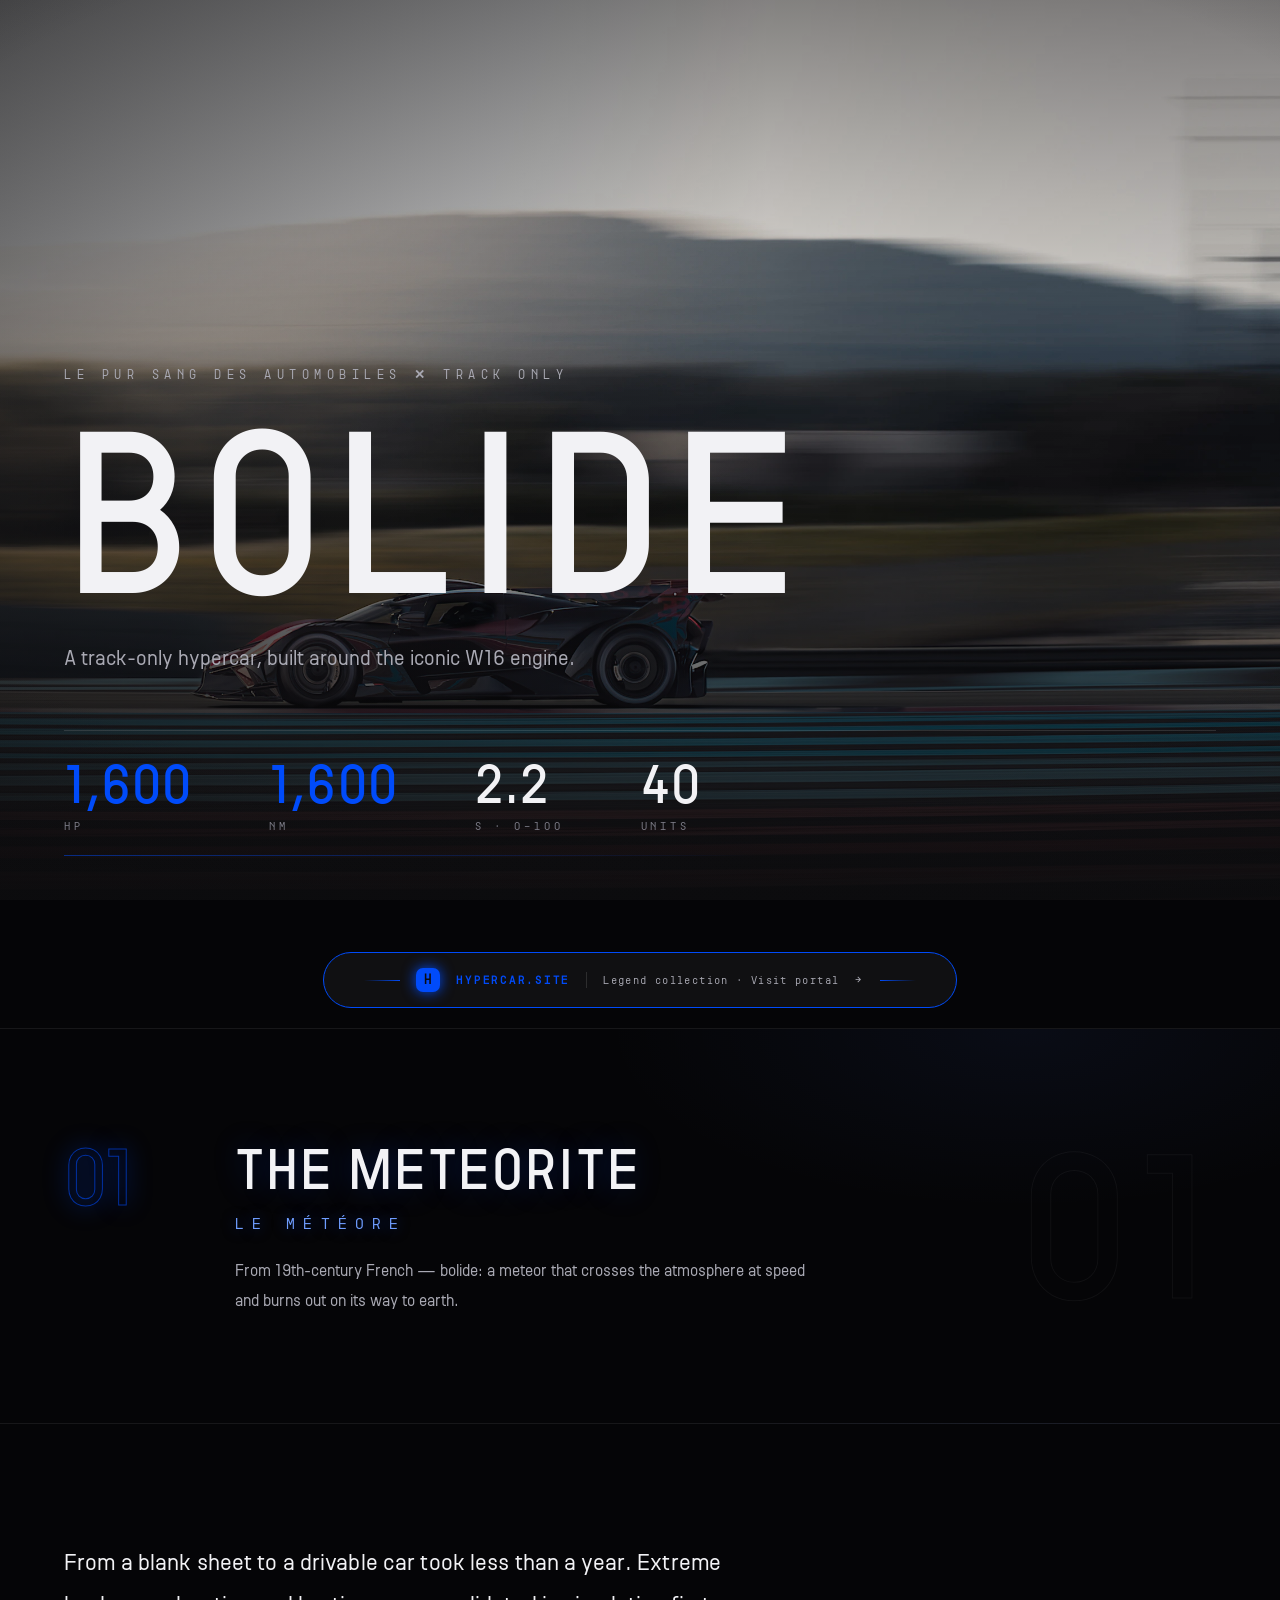
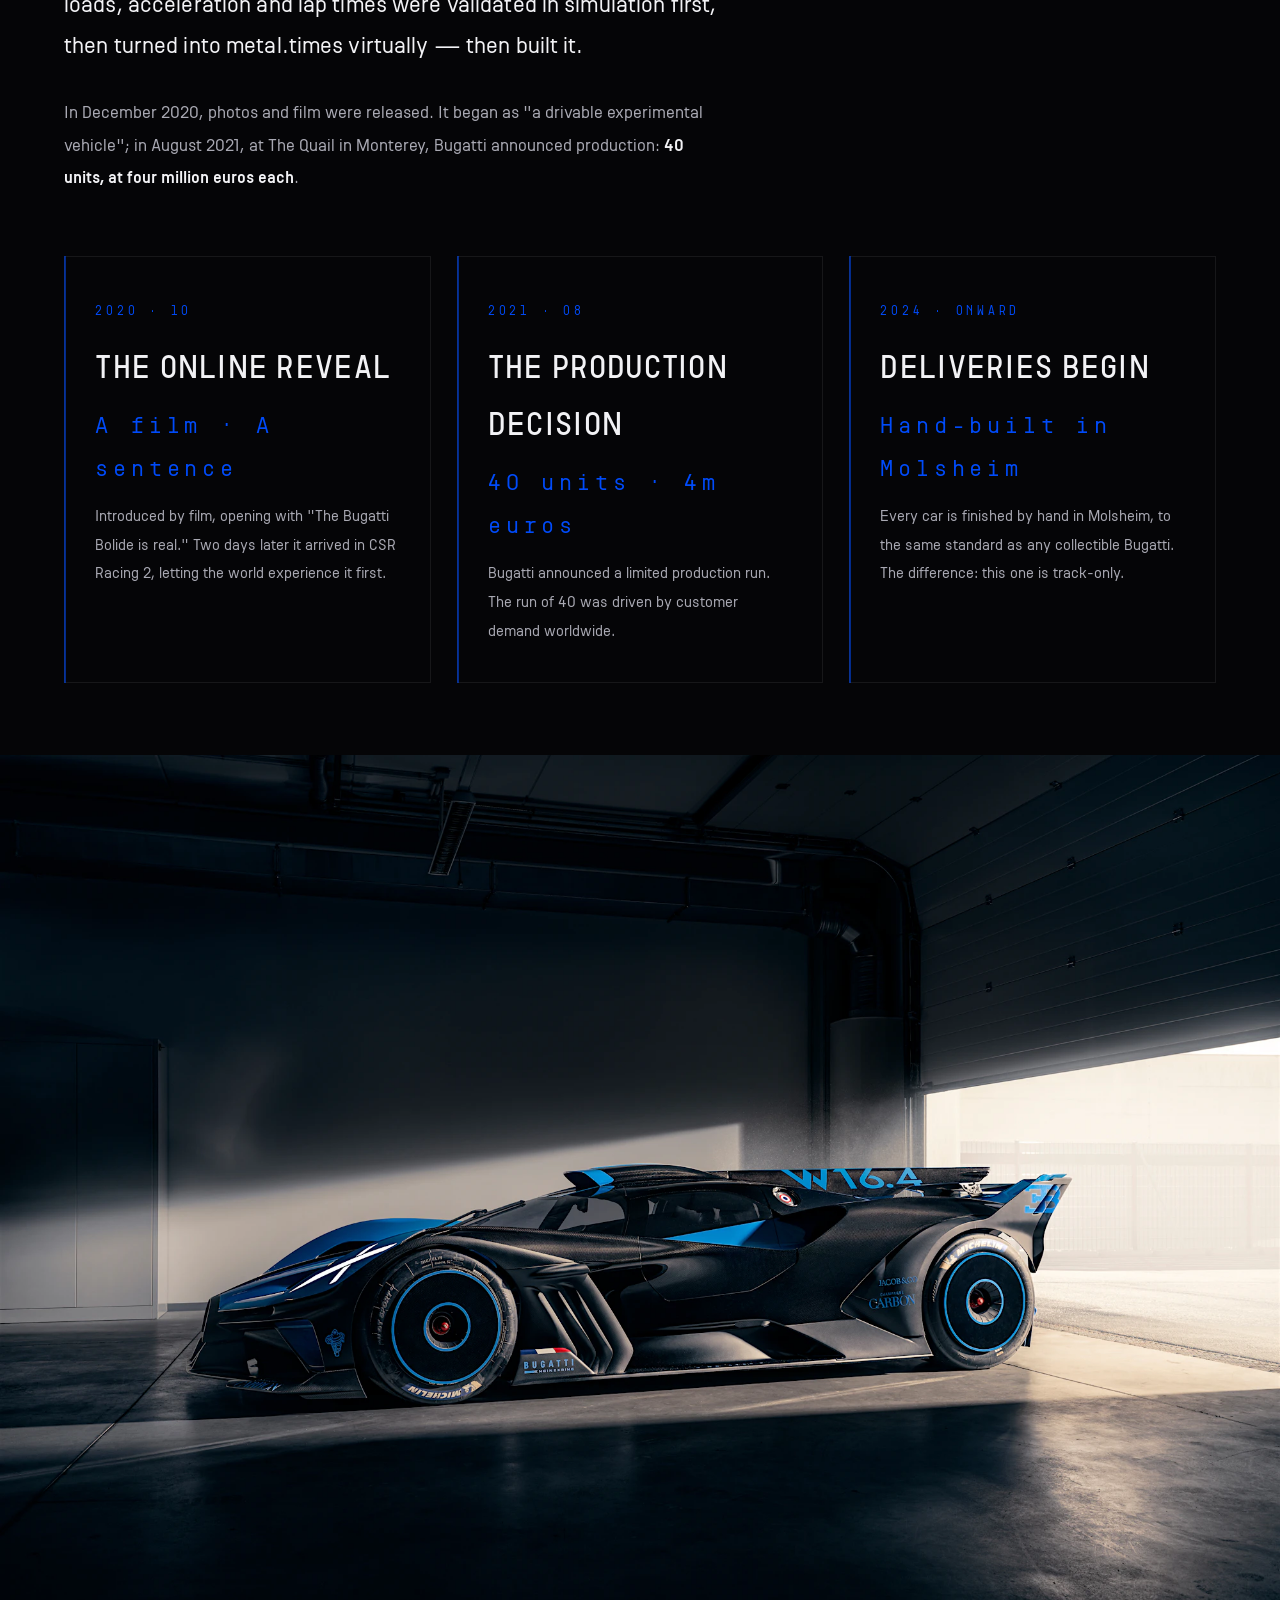
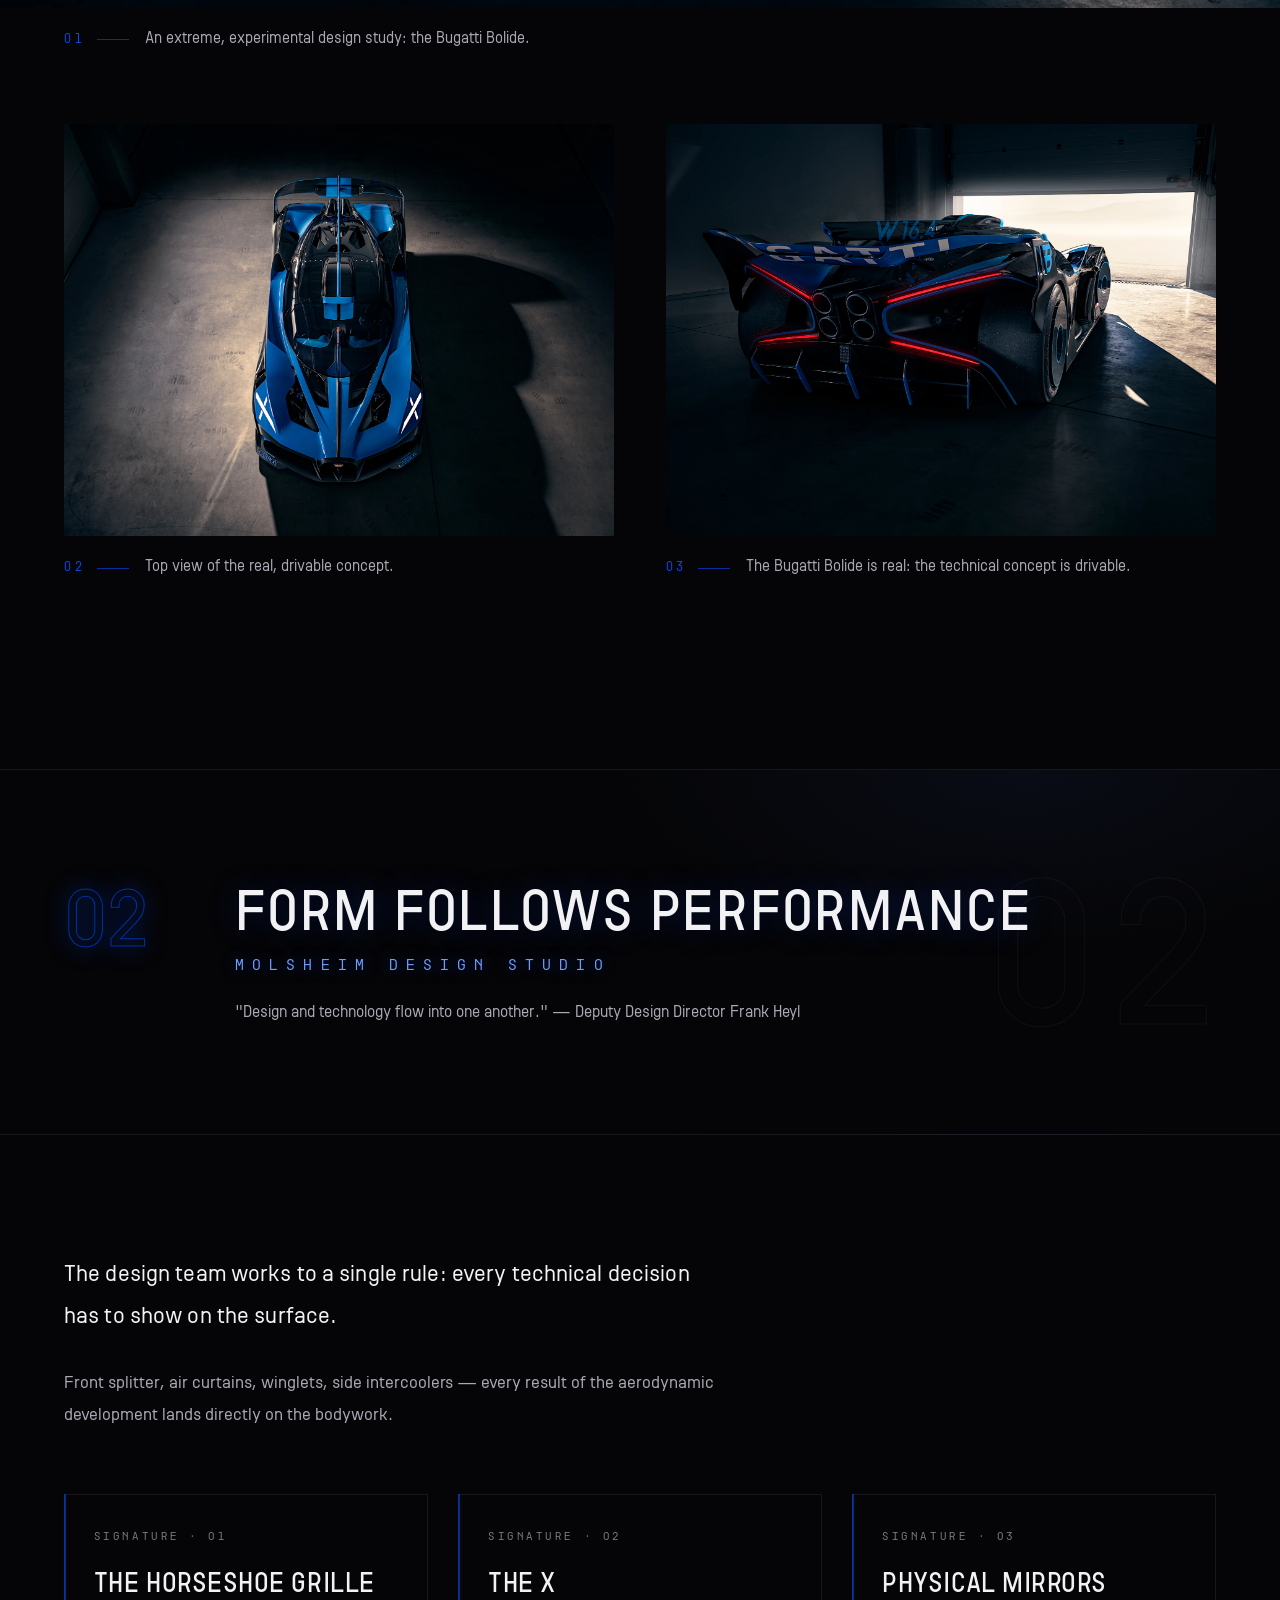
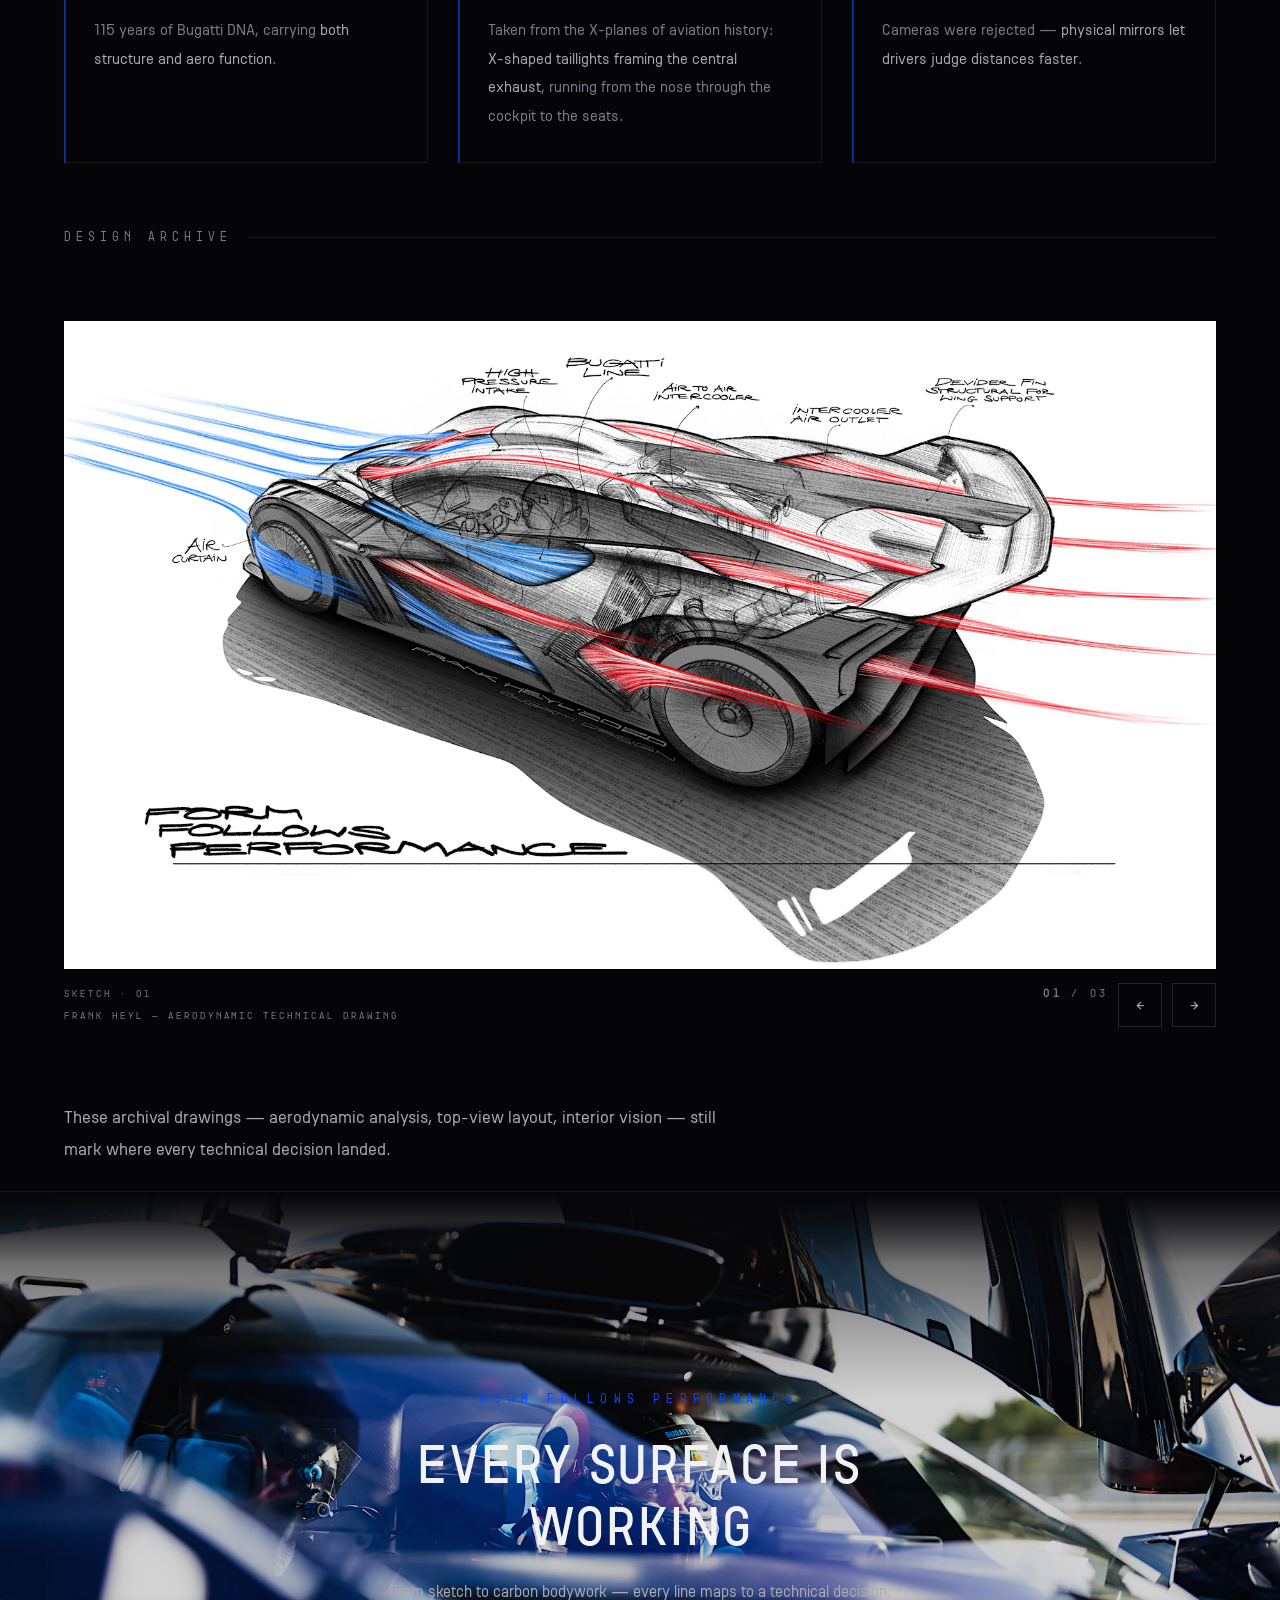
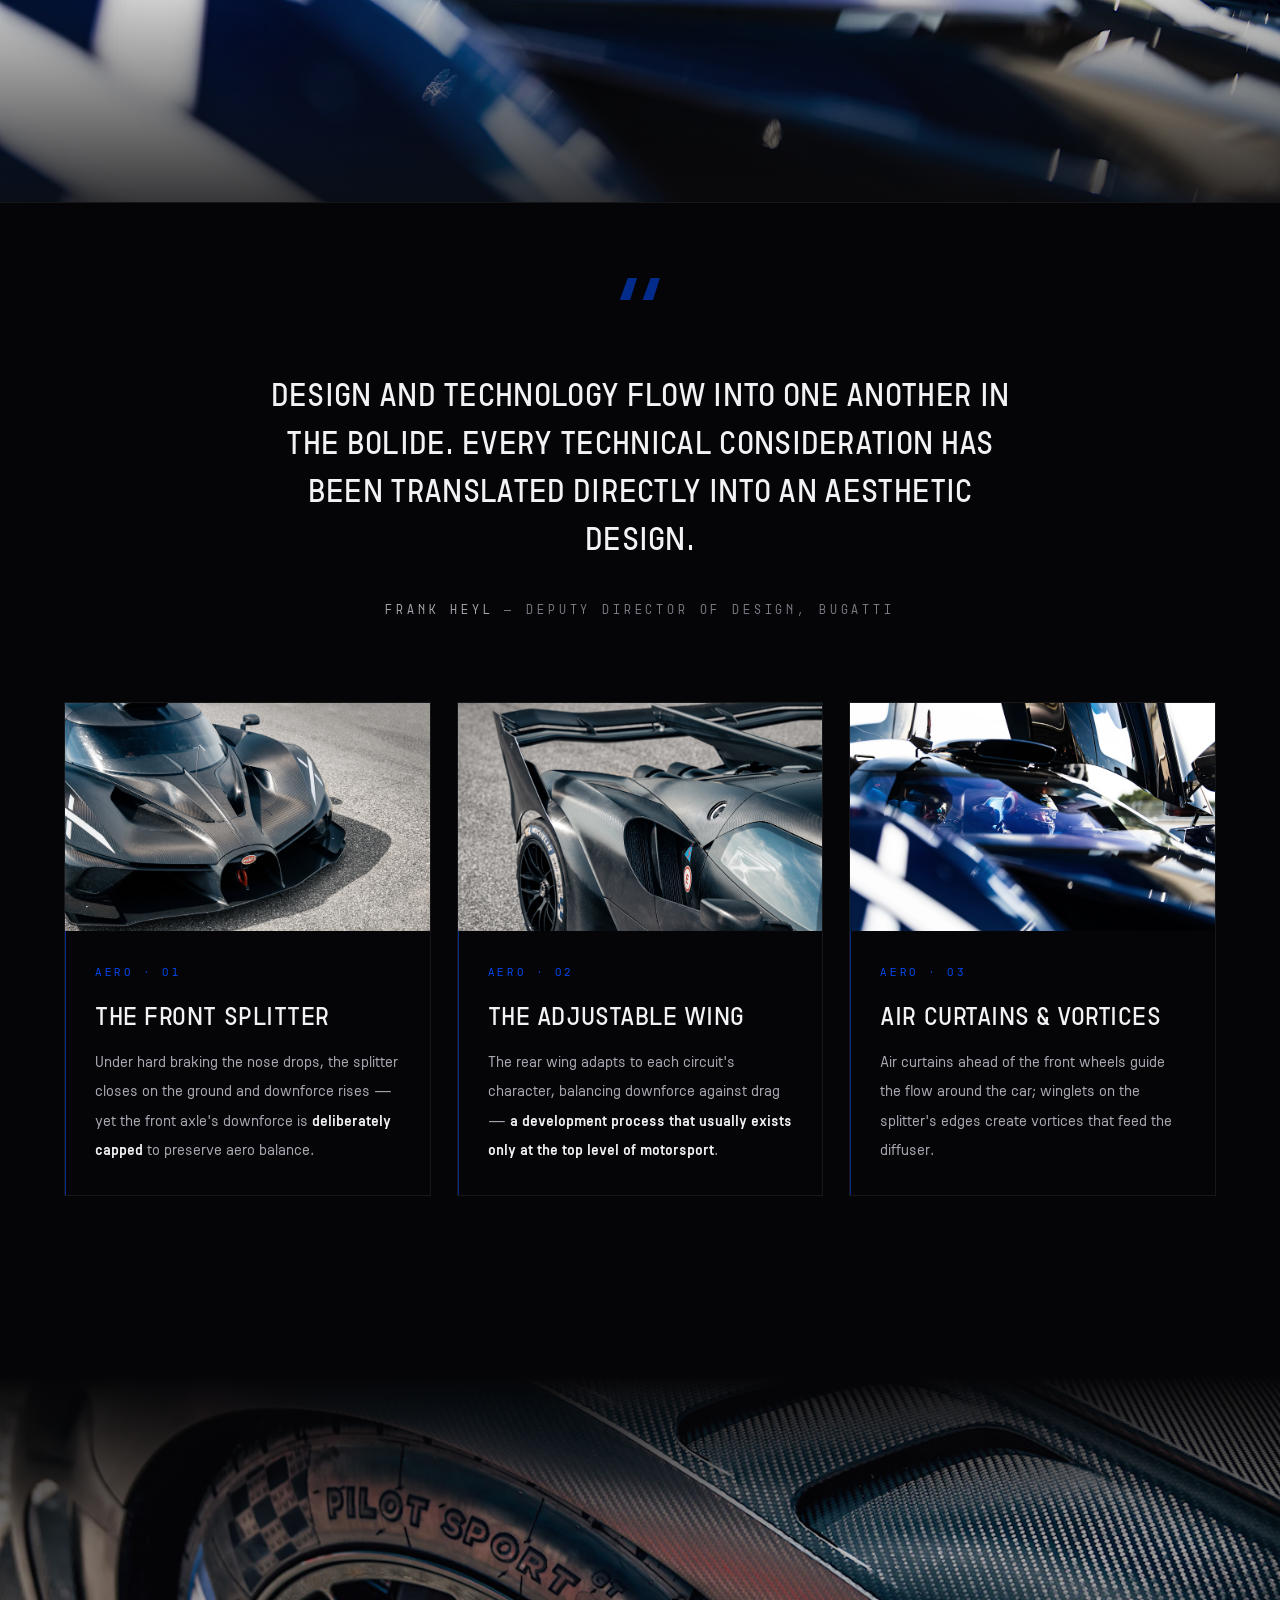
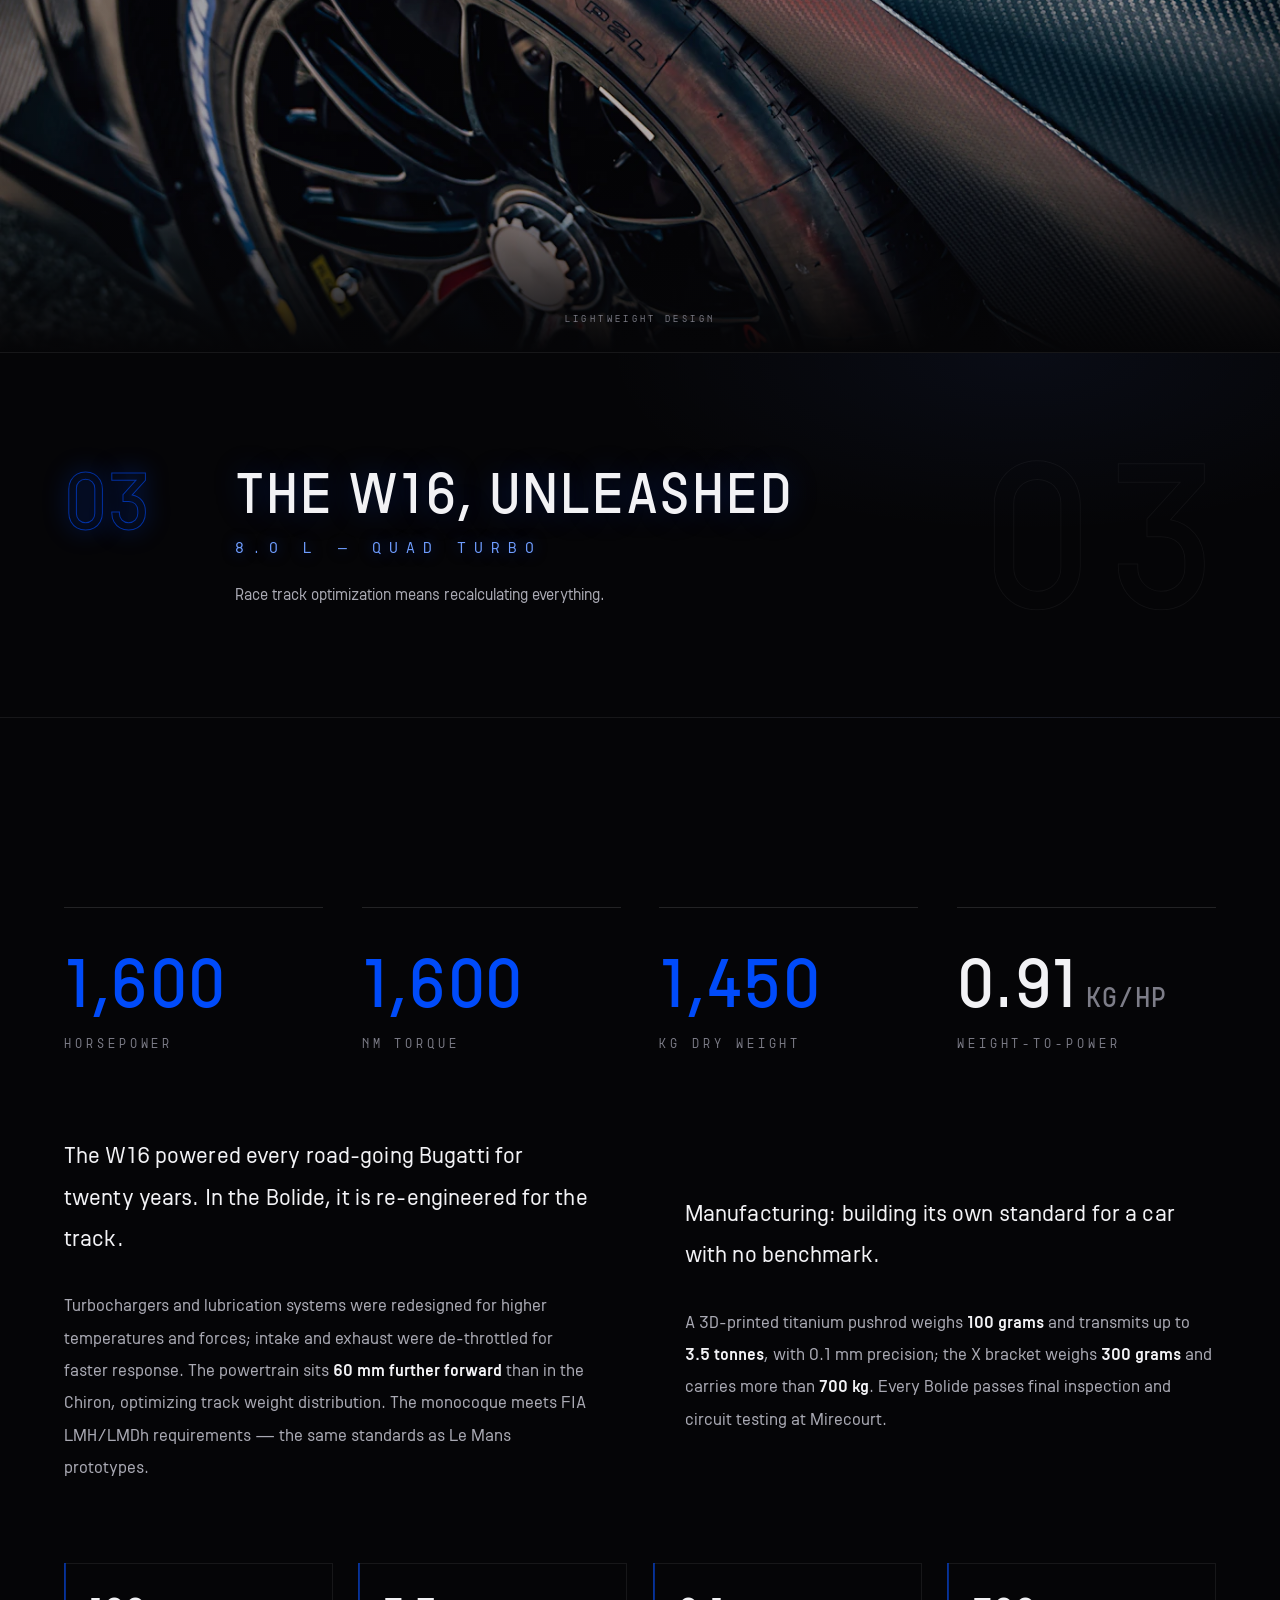
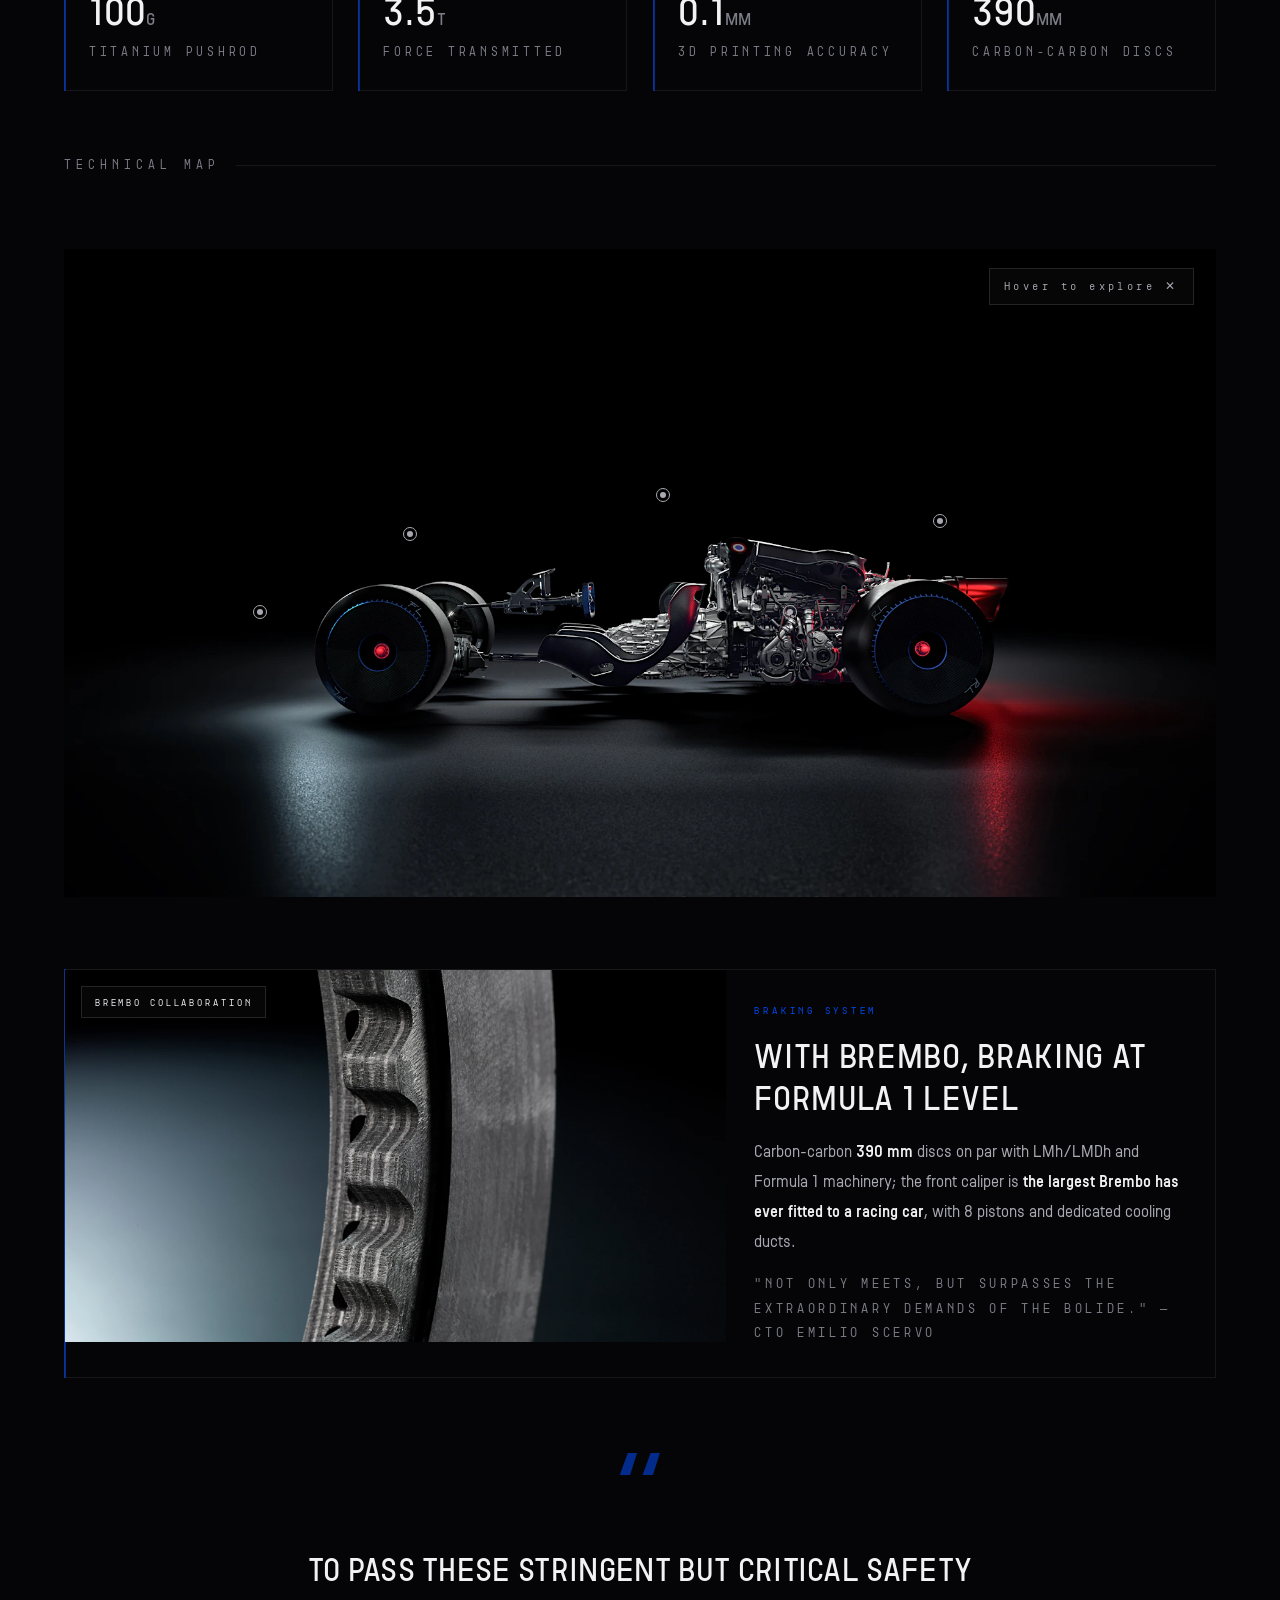
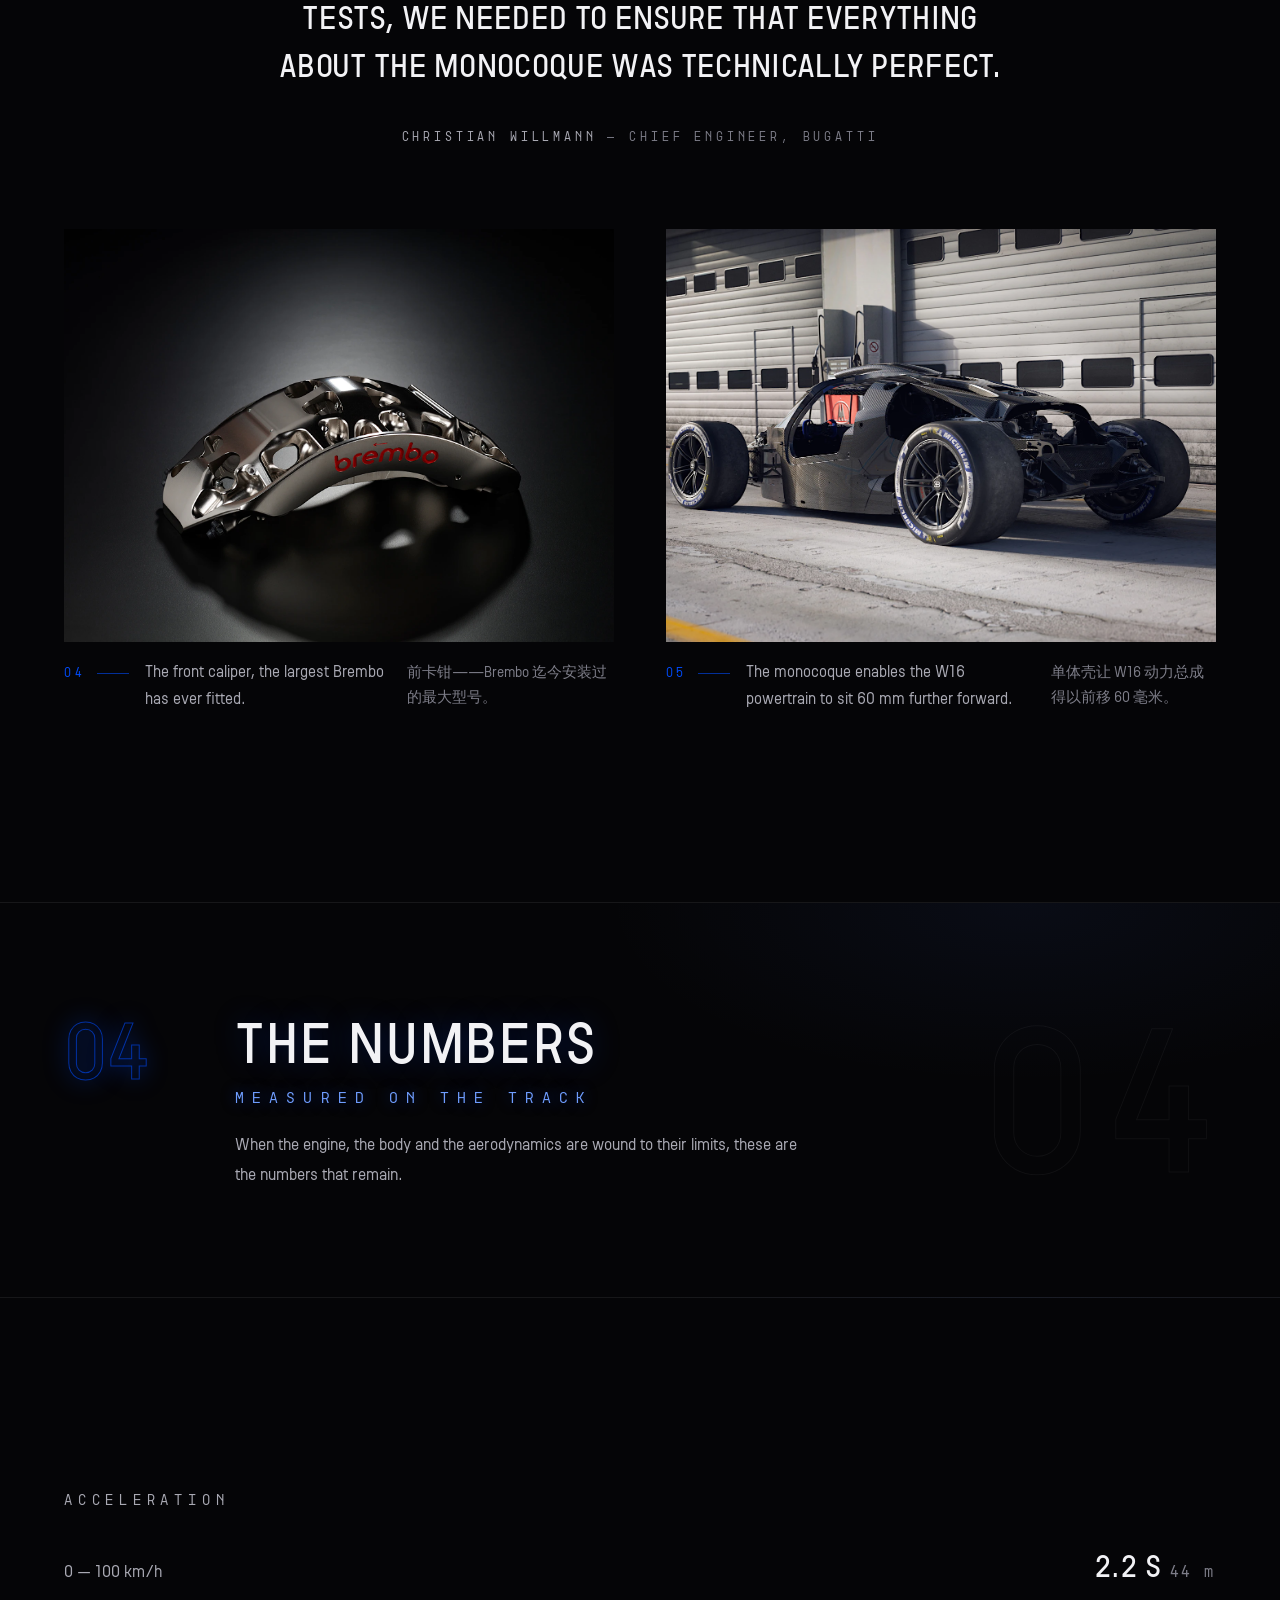
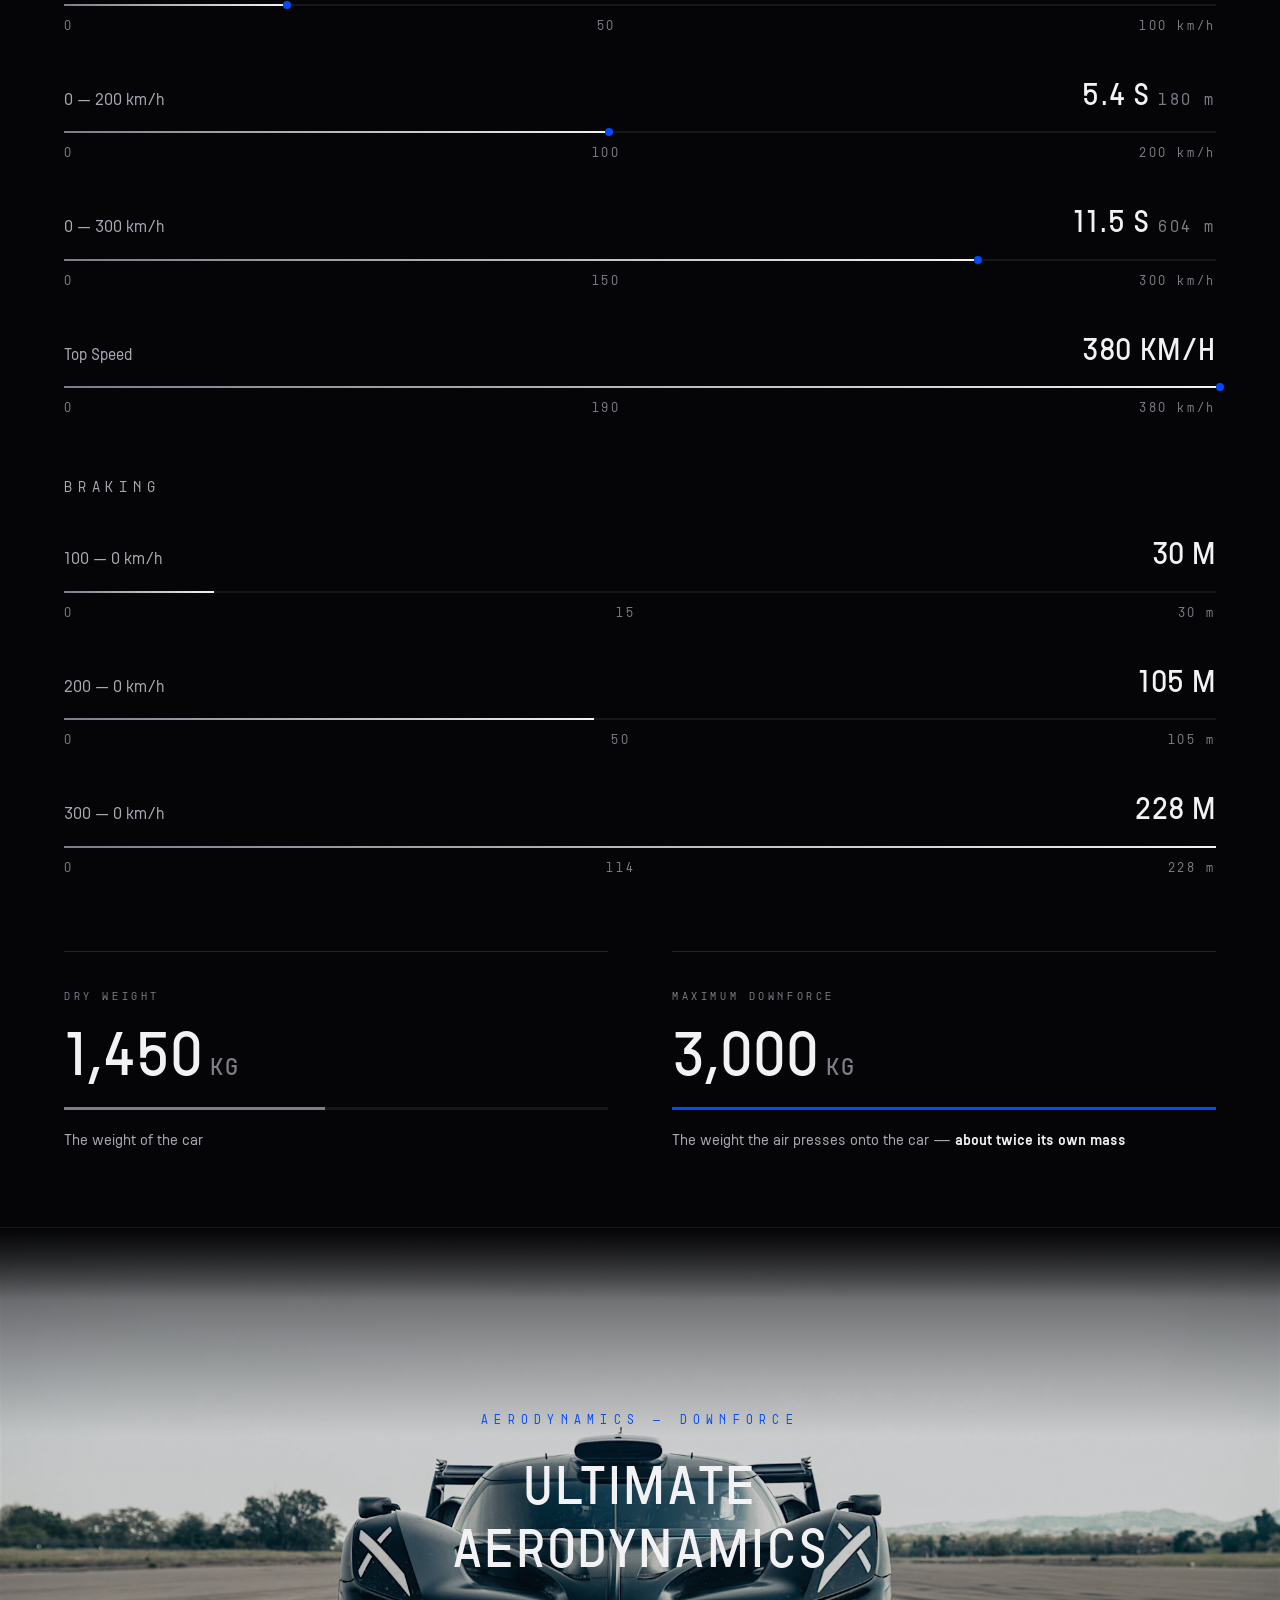
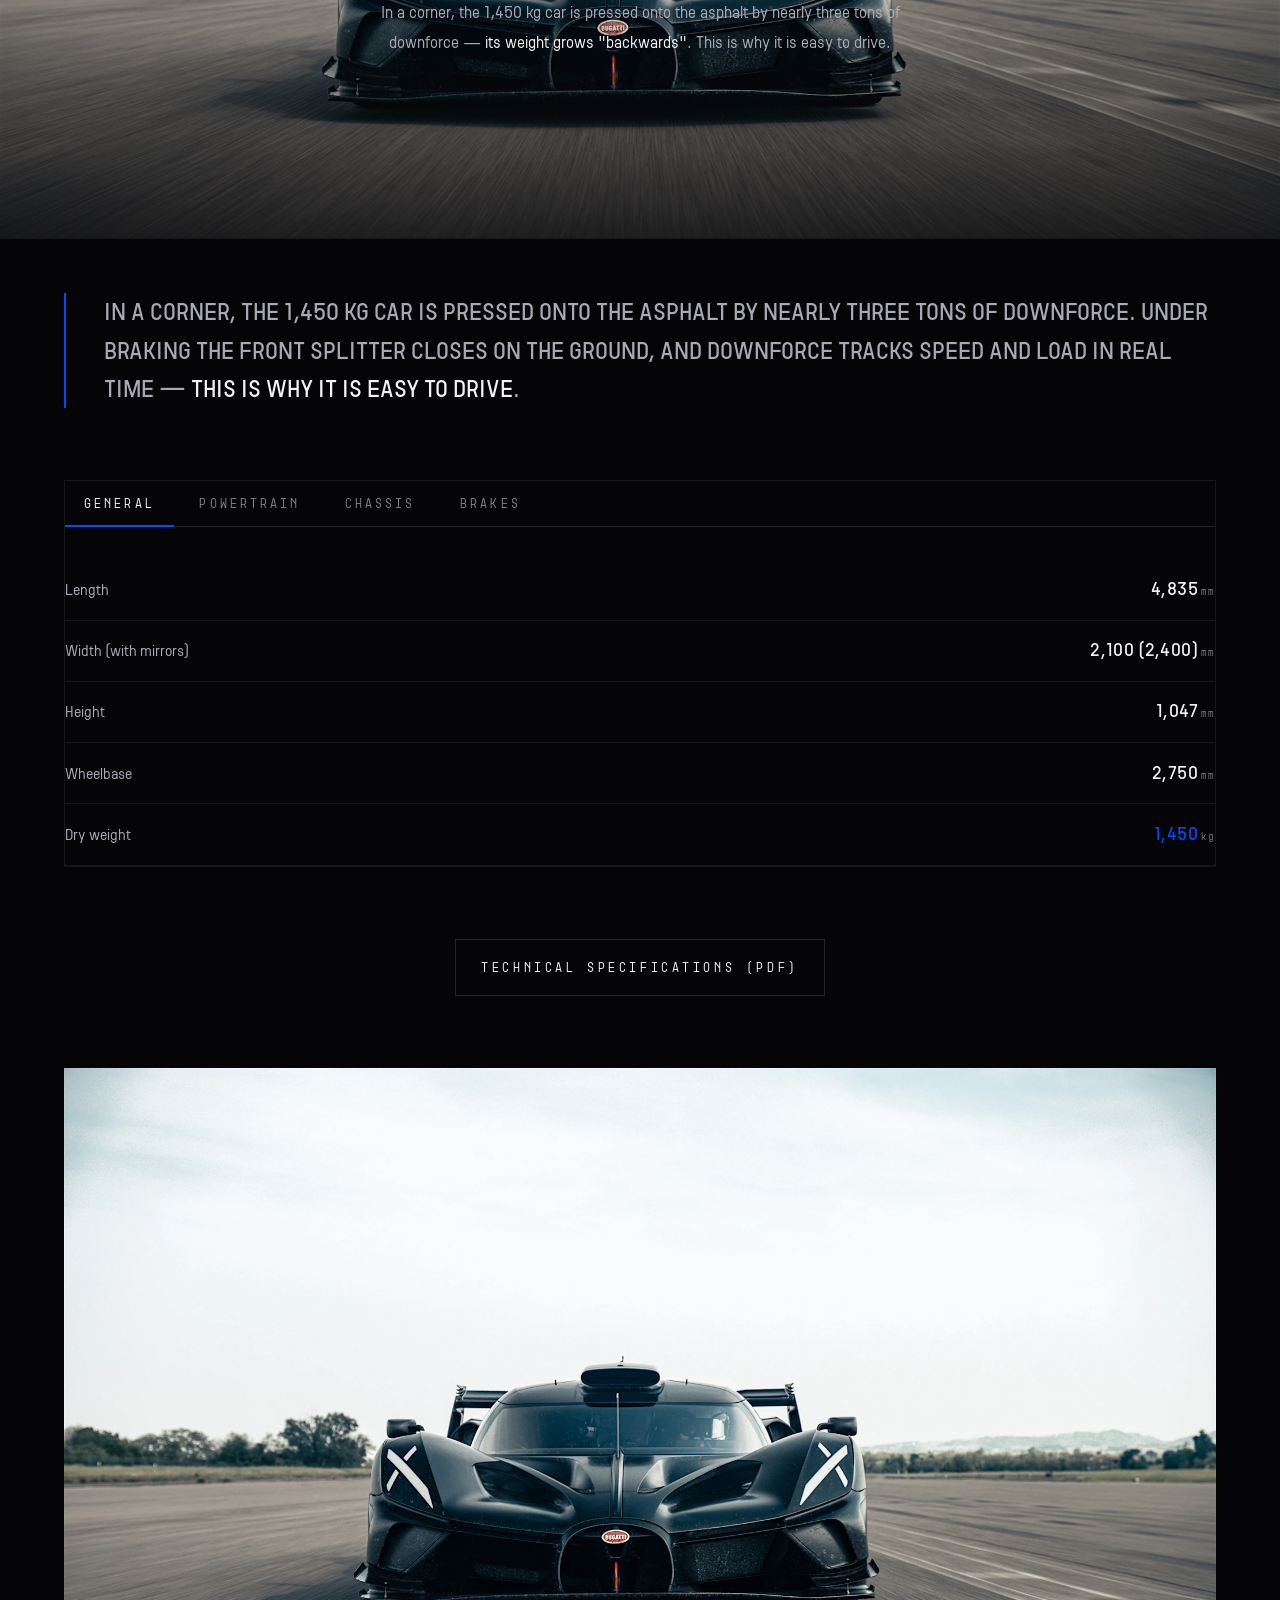
<file: en.html>
﻿<!DOCTYPE html>
<html lang="en">
<head>
<meta charset="UTF-8">
<meta name="viewport" content="width=device-width, initial-scale=1.0">
<title>BOLIDE — Bugatti Bolide</title>
<meta name="description" content="The Bugatti Bolide: a track-only hypercar built around the iconic W16 engine. 1,600 hp, 1,450 kg dry weight, 40 units — the full story, from design sketches to track chronicle.">
<meta property="og:type" content="website">
<meta property="og:title" content="BOLIDE — Bugatti Bolide">
<meta property="og:description" content="A track-only hypercar built around the iconic W16 engine — 1,600 hp / 1,450 kg / 40 units.">
<meta property="og:image" content="assets/hero.webp">
<meta property="og:url" content="https://bolide.hypercar.site/en.html">
<meta name="twitter:card" content="summary_large_image">
<link rel="stylesheet" href="css/style.css?v=857f5433">
<link rel="manifest" href="manifest.json">
<link rel="icon" href="data:image/svg+xml,%3Csvg xmlns='http://www.w3.org/2000/svg' viewBox='0 0 100 100'%3E%3Crect width='100' height='100' fill='%230b0b0d'/%3E%3Ctext x='50' y='68' font-size='62' text-anchor='middle' fill='%23f4f2ee' font-family='serif'%3EB%3C/text%3E%3C/svg%3E">
<script src="shared/v1/lang.js?v=cc2024b6" data-strategy="ip" data-key="bolide-lang" data-fallback="ipinfo" data-direction="both" data-zh="index.html" data-en="en.html" defer></script>
<!-- hc:seo:start -->
<!-- generated by tools/seo.py · cars.json · 2026-09-12 -->
<link rel="canonical" href="https://bolide.hypercar.site/en.html">
<link rel="alternate" hreflang="zh-CN" href="https://bolide.hypercar.site/">
<link rel="alternate" hreflang="en" href="https://bolide.hypercar.site/en.html">
<link rel="alternate" hreflang="x-default" href="https://bolide.hypercar.site/">
<script type="application/ld+json">
{"@context":"https://schema.org","@type":"Car","name":"Bugatti Bolide","brand":{"@type":"Brand","name":"Bugatti"},"model":"Bolide","url":"https://bolide.hypercar.site/en.html","description":"For the track · Le Météore","productionDate":"2024","image":"https://bolide.hypercar.site/assets/hero.webp","additionalProperty":[{"@type":"PropertyValue","name":"Peak power","value":"1600 hp"},{"@type":"PropertyValue","name":"Top speed","value":"380 km/h"},{"@type":"PropertyValue","name":"Production","value":"40 cars"}]}
</script>
<!-- hc:seo:end -->
</head>
<body>

<header class="nav" id="nav">
  <div class="nav__inner">
    <span class="nav__now mono" id="navNow">01 · Meteor</span>
    <a class="nav__brand is-hidden" href="#hero">
      <svg viewBox="0 0 2468.89 566.93" width="86" height="20" fill="currentColor" aria-label="BUGATTI"><path d="M272.56 273.34c28.81-26.48 45.95-63.86 45.95-107.47 0-89.56-65.41-154.97-155.75-154.97H0v545.13h174.44c92.67 0 160.42-66.97 160.42-159.64 0-52.18-23.36-95.79-62.3-123.04ZM87.22 95.01h72.42c42.83 0 71.65 28.81 71.65 70.87s-28.81 70.87-71.65 70.87H87.22V95.01Zm84.1 376.91h-84.1V320.84h84.1c45.17 0 76.32 30.37 76.32 75.54s-31.15 75.54-76.32 75.54ZM648.69 406.51c0 44.39-31.93 76.32-76.32 76.32s-76.32-31.93-76.32-76.32V10.9h-87.22v389.38c0 96.56 68.53 166.65 163.54 166.65s163.54-70.09 163.54-166.65V10.9h-87.22v395.61ZM993.03 0c-95.01 0-163.54 70.09-163.54 166.65v233.62c0 96.56 68.53 166.65 163.54 166.65s163.54-70.09 163.54-166.65V241.41H993.03v84.11h76.32v80.99c0 44.39-31.93 76.32-76.32 76.32s-76.32-31.93-76.32-76.32V160.42c0-44.39 31.93-76.32 76.32-76.32s76.32 31.93 76.32 76.32v14.02h87.22v-7.79C1156.57 70.09 1088.04 0 993.03 0ZM1344.1 10.9l-125.38 545.12h86.44L1330.08 447h147.96l24.92 109.02h86.44L1464.03 10.9H1344.1Zm5.45 351.99 54.51-239.08 54.51 239.08h-109.02ZM1604.2 95.01h119.93l.78 461.02h85.66l.78-461.02h119.92V10.9H1604.2v84.11zM1976.59 95.01h119.93l.78 461.02h85.66l.78-461.02h119.92V10.9h-327.07v84.11zM2381.67 10.9h87.22v545.12h-87.22z"></path></svg>
      <span class="nav__brand-sub">BOLIDE</span>
    </a>
    <span class="nav__lang">
      <a class="lang-btn mono" href="index.html">中文</a>
      <button class="nav__menu-btn mono" id="menuBtn" aria-label="章节菜单" aria-expanded="false"><span class="nav__menu-icon"><i></i><i></i><i></i></span></button>
    </span>
  </div>
  <div class="nav__progress" aria-hidden="true"><i id="navBar"></i></div>
</header>

<div class="menu-overlay" id="menuOverlay" hidden>
  <nav class="menu-overlay__nav" aria-label="章节菜单"></nav>
</div>

<div class="scroll-gauge" aria-hidden="true">
  <svg viewBox="0 0 44 44"><circle cx="22" cy="22" r="19"/><circle class="sg__bar" cx="22" cy="22" r="19"/></svg>
  <span class="sg__num mono">00</span>
</div>

<main>

<!-- ============ HERO ============ -->
<section class="hero" id="hero">
  <div class="hero__media">
    <video autoplay muted loop playsinline preload="metadata" poster="assets/hero.webp">
      <source src="assets/web/hero.mp4" type="video/mp4">
    </video>
    <div class="hero__veil"></div>
  </div>
  <div class="hero__content">
    <p class="hero__tag">LE PUR SANG DES AUTOMOBILES <b>✕</b> TRACK ONLY</p>
    <h1 class="hero__title">BOLIDE</h1>
    <p class="hero__sub">A track-only hypercar, built around the iconic W16 engine.</p>
    <div class="hero__data">
      <div><b><em data-count="1600">1,600</em></b><span>hp</span></div>
      <div><b><em data-count="1600">1,600</em></b><span>NM</span></div>
      <div><b>2.2</b><span>S · 0–100</span></div>
      <div><b>40</b><span>UNITS</span></div>
    </div>
  </div>
  
</section>

<!-- ============ HYPERCAR PORTAL ============ -->
<a class="portal-bar" href="https://www.hypercar.site" target="_blank" rel="noopener" aria-label="HYPERCAR.SITE portal">
  <span class="portal-bar__rule" aria-hidden="true"></span>
  <span class="portal-bar__badge" aria-hidden="true">H</span>
  <span class="portal-bar__name">HYPERCAR.SITE</span>
  <span class="portal-bar__sep" aria-hidden="true"></span>
  <span class="portal-bar__text">Legend collection · Visit portal</span>
  <i class="portal-bar__arrow" aria-hidden="true">→</i>
  <span class="portal-bar__rule portal-bar__rule--r" aria-hidden="true"></span>
</a>


<!-- ============ LIMITED ============ -->


<!-- ============ 01 THE METEORITE ============ -->
<div class="chapter-break reveal" id="ch01" data-watermark="01">
  <div class="chapter-break__inner">
    <span class="chapter-break__no">01</span>
    <div>
      <h2>The Meteorite<span class="latin">Le Météore</span></h2>
      <p>From 19th-century French — bolide: a meteor that crosses the atmosphere at speed and burns out on its way to earth.</p></div>
  </div>
</div>

<section class="chapter">
  <div class="chapter__inner">
    <div class="prose reveal">
      <p class="lead">From a blank sheet to a drivable car took less than a year. Extreme loads, acceleration and lap times were validated in simulation first, then turned into metal.times virtually — then built it.</p>
      <p>In December 2020, photos and film were released. It began as "a drivable experimental vehicle"; in August 2021, at The Quail in Monterey, Bugatti announced production: <b>40 units, at four million euros each</b>.</p>
    </div>

    <div class="hcards reveal">
      <div class="hcard">
        <span class="hcard__year">2020 · 10</span>
        <h3>The Online Reveal</h3>
        <span class="hcard__num">A film · A sentence</span>
        <p>Introduced by film, opening with "The Bugatti Bolide is real." Two days later it arrived in CSR Racing 2, letting the world experience it first.</p>
      </div>
      <div class="hcard">
        <span class="hcard__year">2021 · 08</span>
        <h3>The Production Decision</h3>
        <span class="hcard__num">40 units · 4m euros</span>
        <p>Bugatti announced a limited production run. The run of 40 was driven by customer demand worldwide.</p>
      </div>
      <div class="hcard">
        <span class="hcard__year">2024 · Onward</span>
        <h3>Deliveries Begin</h3>
        <span class="hcard__num">Hand-built in Molsheim</span>
        <p>Every car is finished by hand in Molsheim, to the same standard as any collectible Bugatti. The difference: this one is track-only.</p>
      </div>
    </div>
  </div>

  <figure class="figure figure--full reveal">
    <div class="figure__media">
      <img src="assets/doc01-concept.webp" alt="Bugatti Bolide concept" loading="lazy" width="2000" height="1334">
    </div>
    <figcaption class="figure__cap" style="max-width:var(--w-doc);margin-left:auto;margin-right:auto;padding:0 clamp(1.5rem,5vw,4rem);">
      <span class="no">01</span>
      <span class="en">An extreme, experimental design study: the Bugatti Bolide.</span>
    </figcaption>
  </figure>

  <div class="chapter__inner">
    <div class="figrow reveal">
      <figure class="figure">
        <div class="figure__media">
          <img src="assets/doc01-topview.webp" alt="Bolide top view" loading="lazy" width="2000" height="1334">
        </div>
        <figcaption class="figure__cap">
          <span class="no">02</span>
          <span class="en">Top view of the real, drivable concept.</span>
        </figcaption>
      </figure>
      <figure class="figure">
        <div class="figure__media">
          <img src="assets/doc01-real.webp" alt="Bolide real" loading="lazy" width="2000" height="1334">
        </div>
        <figcaption class="figure__cap">
          <span class="no">03</span>
          <span class="en">The Bugatti Bolide is real: the technical concept is drivable.</span>
        </figcaption>
      </figure>
    </div>
  </div>
</section>

<!-- ============ 02 DESIGN ============ -->
<div class="chapter-break chapter-break--dark reveal" id="ch02" data-watermark="02">
  <div class="chapter-break__inner">
    <span class="chapter-break__no">02</span>
    <div>
      <h2>Form Follows Performance<span class="latin">Molsheim Design Studio</span></h2>
      <p>"Design and technology flow into one another." — Deputy Design Director Frank Heyl</p></div>
  </div>
</div>

<section class="chapter">
  <div class="chapter__inner">
    <div class="prose reveal">
      <p class="lead">The design team works to a single rule: every technical decision has to show on the surface.</p>
      <p>Front splitter, air curtains, winglets, side intercoolers — every result of the aerodynamic development lands directly on the bodywork.</p>
    </div>

    <div class="points reveal">
      <div class="point">
        <span class="point__no">Signature · 01</span>
        <h3>The Horseshoe Grille</h3>
        <p>115 years of Bugatti DNA, carrying <b>both structure and aero function</b>.</p>
      </div>
      <div class="point">
        <span class="point__no">Signature · 02</span>
        <h3>The X</h3>
        <p>Taken from the X-planes of aviation history: <b>X-shaped taillights framing the central exhaust</b>, running from the nose through the cockpit to the seats.</p>
      </div>
      <div class="point">
        <span class="point__no">Signature · 03</span>
        <h3>Physical Mirrors</h3>
        <p>Cameras were rejected — <b>physical mirrors let drivers judge distances faster</b>.</p>
      </div>
    </div>
  </div>

  <!-- Sketch slider -->
  <div class="chapter__inner">
    <span class="sec-label reveal">Design Archive</span>
    <div class="slider reveal" id="sketchSlider">
      <div class="slider__stage">
        <img src="assets/doc03-aero-sketch.webp" alt="Frank Heyl aero sketch" loading="lazy" width="1800" height="1013" data-cap="Frank Heyl — Aerodynamic technical drawing">
        <img src="assets/sketch-topview.webp" alt="Top view design sketch" loading="lazy" width="1800" height="1013" data-cap="Artur Hindalong — Top-view layout">
        <img src="assets/doc05-interior-sketch.webp" alt="Aldo Sica interior sketch" loading="lazy" width="1800" height="1013" data-cap="Aldo Sica — Interior vision">
      </div>
      <div class="slider__cap">
        <span class="info"><span id="sketchCapLabel">Sketch · 01</span><span id="sketchCapText">Frank Heyl — Aerodynamic technical drawing</span></span>
        <div class="slider__nav">
          <span class="slider__count"><b id="sketchCur">01</b> / 03</span>
          <button class="slider__btn" id="sketchPrev" aria-label="Previous">←</button>
          <button class="slider__btn" id="sketchNext" aria-label="Next">→</button>
        </div>
      </div>
    </div>
    <div class="prose reveal">
      <p style="margin-top:1.6rem;">These archival drawings — aerodynamic analysis, top-view layout, interior vision — still mark where every technical decision landed.</p>
    </div>
  </div>

  <!-- Chapter video -->
  <div class="chapter-video reveal">
    <video autoplay muted loop playsinline preload="metadata" poster="assets/doc03-details.webp">
      <source src="assets/web/moodcut2.mp4" type="video/mp4">
    </video>
    <div class="chapter-video__veil"></div>
    <div class="chapter-video__inner">
      <span class="chapter-video__no">Form Follows Performance</span>
      <h3>Every surface is working</h3>
      <p>From sketch to carbon bodywork — every line maps to a technical decision.</p>
    </div>
  </div>


  <div class="chapter__inner">
    <div class="quote reveal">
      <blockquote>Design and technology flow into one another in the Bolide. Every technical consideration has been translated directly into an aesthetic design.</blockquote>
      <figcaption><b>Frank Heyl</b> — Deputy Director of Design, Bugatti</figcaption>
    </div>

    <div class="dcards reveal">
      <div class="dcard">
        <img src="assets/doc03-splitter.webp" alt="Front splitter" loading="lazy" width="1800" height="1200">
        <div class="dcard__body">
          <span class="no">Aero · 01</span>
          <h3>The Front Splitter</h3>
          <p>Under hard braking the nose drops, the splitter closes on the ground and downforce rises — yet the front axle's downforce is <b>deliberately capped</b> to preserve aero balance.</p>
        </div>
      </div>
      <div class="dcard">
        <img src="assets/doc03-rearwing.webp" alt="Rear wing" loading="lazy" width="1800" height="1200">
        <div class="dcard__body">
          <span class="no">Aero · 02</span>
          <h3>The Adjustable Wing</h3>
          <p>The rear wing adapts to each circuit's character, balancing downforce against drag — <b>a development process that usually exists only at the top level of motorsport</b>.</p>
        </div>
      </div>
      <div class="dcard">
        <img src="assets/doc03-details.webp" alt="Details" loading="lazy" width="1800" height="1200">
        <div class="dcard__body">
          <span class="no">Aero · 03</span>
          <h3>Air Curtains &amp; Vortices</h3>
          <p>Air curtains ahead of the front wheels guide the flow around the car; winglets on the splitter's edges create vortices that feed the diffuser.</p>
        </div>
      </div>
    </div>
  </div>
</section>

<!-- Breath transition -->
<div class="breath reveal" aria-hidden="true">
  <img src="assets/doc02-lightweight.webp" alt="" loading="lazy">
  <div class="breath__veil"></div>
  <span class="breath__cap">Lightweight Design</span>
</div>

<!-- ============ 03 ENGINEERING ============ -->
<div class="chapter-break reveal" id="ch03" data-watermark="03">
  <div class="chapter-break__inner">
    <span class="chapter-break__no">03</span>
    <div>
      <h2>The W16, Unleashed<span class="latin">8.0 L — Quad Turbo</span></h2>
      <p>Race track optimization means recalculating everything.</p></div>
  </div>
</div>

<section class="chapter">
  <div class="chapter__inner">
    <div class="bignums reveal">
      <div><b><em data-count="1600">1,600</em></b><span>Horsepower</span></div>
      <div><b><em data-count="1600">1,600</em></b><span>Nm Torque</span></div>
      <div><b><em data-count="1450">1,450</em></b><span>kg Dry Weight</span></div>
      <div><b>0.91<small>KG/HP</small></b><span>Weight-to-Power</span></div>
    </div>

    <div class="split">
      <div class="prose reveal">
        <p class="lead">The W16 powered every road-going Bugatti for twenty years. In the Bolide, it is re-engineered for the track.</p>
        <p>Turbochargers and lubrication systems were redesigned for higher temperatures and forces; intake and exhaust were de-throttled for faster response. The powertrain sits <b>60 mm further forward</b> than in the Chiron, optimizing track weight distribution. The monocoque meets FIA LMH/LMDh requirements — the same standards as Le Mans prototypes.</p>
      </div>
      <div class="prose reveal">
        <p class="lead">Manufacturing: building its own standard for a car with no benchmark.</p>
        <p>A 3D-printed titanium pushrod weighs <b>100 grams</b> and transmits up to <b>3.5 tonnes</b>, with 0.1 mm precision; the X bracket weighs <b>300 grams</b> and carries more than <b>700 kg</b>. Every Bolide passes final inspection and circuit testing at Mirecourt.</p>
      </div>
    </div>

    <div class="stats reveal">
      <div class="stat"><b>100<small style="font-size:.45em;color:var(--ink-faint)">g</small></b><span>Titanium pushrod</span></div>
      <div class="stat"><b>3.5<small style="font-size:.45em;color:var(--ink-faint)">t</small></b><span>Force transmitted</span></div>
      <div class="stat"><b>0.1<small style="font-size:.45em;color:var(--ink-faint)">mm</small></b><span>3D printing accuracy</span></div>
      <div class="stat"><b>390<small style="font-size:.45em;color:var(--ink-faint)">mm</small></b><span>Carbon-carbon discs</span></div>
    </div>
  </div>

  <div class="chapter__inner">
    <span class="sec-label reveal">Technical Map</span>
    <div class="explorer reveal" id="explorer">
      <div class="explorer__img">
        <img src="assets/doc04-drivetrain.webp" alt="Bolide drivetrain technical illustration" loading="lazy" width="1800" height="1013">
        <span class="explorer__hint">Hover to explore ✕</span>
        <div class="hotspot" style="left:17%;top:56%;" data-h="0">
          <div class="hotspot__label"><b>Carbon-Carbon Brakes</b><small>390 mm discs · 8-piston front calipers<br>on par with F1 / LMh machinery</small></div>
        </div>
        <div class="hotspot" style="left:30%;top:44%;" data-h="1">
          <div class="hotspot__label"><b>Pushrod Suspension</b><small>Front double wishbone · pushrod with horizontal spring-damper<br>LMP1 prototype architecture</small></div>
        </div>
        <div class="hotspot" style="left:52%;top:38%;" data-h="2">
          <div class="hotspot__label"><b>W16 · 8.0 L</b><small>1,600 hp @ 7,050 rpm · 1,600 Nm<br>7,993 cc · quad turbo</small></div>
        </div>
        <div class="hotspot" style="left:63%;top:56%;" data-h="3">
          <div class="hotspot__label"><b>Quad Turbo · Track-Ready</b><small>Lubrication and cooling redesigned for the track<br>de-throttled intake and exhaust</small></div>
        </div>
        <div class="hotspot" style="left:76%;top:42%;" data-h="4">
          <div class="hotspot__label"><b>7-Speed DSG</b><small>All-wheel drive · front limited-slip differential<br>powertrain 60 mm forward vs. Chiron</small></div>
        </div>
      </div>
    </div>

    <div class="webcard reveal">
      <div class="webcard__media">
        <video autoplay muted loop playsinline preload="metadata" poster="assets/doc04-brakes.webp">
          <source src="assets/web/brakes.mp4" type="video/mp4">
        </video>
        <span class="tag">BREMBO COLLABORATION</span>
      </div>
      <div class="webcard__body">
        <span class="no">Braking System</span>
        <h3>With Brembo, braking at Formula 1 level</h3>
        <p>Carbon-carbon <b>390 mm</b> discs on par with LMh/LMDh and Formula 1 machinery; the front caliper is <b>the largest Brembo has ever fitted to a racing car</b>, with 8 pistons and dedicated cooling ducts.</p>
        <p class="meta">"Not only meets, but surpasses the extraordinary demands of the Bolide." — CTO Emilio Scervo</p>
      </div>
    </div>

    <div class="quote reveal">
      <blockquote>To pass these stringent but critical safety tests, we needed to ensure that everything about the monocoque was technically perfect.</blockquote>
      <figcaption><b>Christian Willmann</b> — Chief Engineer, Bugatti</figcaption>
    </div>

    <!-- Engineering close-ups: caliper & monocoque -->
    <div class="figrow reveal">
      <figure class="figure">
        <div class="figure__media">
          <img src="assets/doc04-caliper.webp" alt="Brembo front caliper" loading="lazy" width="1800" height="1013">
        </div>
        <figcaption class="figure__cap">
          <span class="no">04</span>
          <span class="en">The front caliper, the largest Brembo has ever fitted.</span>
          <span class="zh">前卡钳——Brembo 迄今安装过的最大型号。</span>
        </figcaption>
      </figure>
      <figure class="figure">
        <div class="figure__media">
          <img src="assets/doc04-monocoque.webp" alt="Monocoque and powertrain layout" loading="lazy" width="1800" height="1013">
        </div>
        <figcaption class="figure__cap">
          <span class="no">05</span>
          <span class="en">The monocoque enables the W16 powertrain to sit 60&nbsp;mm further forward.</span>
          <span class="zh">单体壳让 W16 动力总成得以前移 60 毫米。</span>
        </figcaption>
      </figure>
    </div>
  </div>
</section>

<!-- ============ 04 PERFORMANCE ============ -->
<div class="chapter-break chapter-break--dark reveal" id="ch04" data-watermark="04">
  <div class="chapter-break__inner">
    <span class="chapter-break__no">04</span>
    <div>
      <h2>The Numbers<span class="latin">Measured on the Track</span></h2>
      <p>When the engine, the body and the aerodynamics are wound to their limits, these are the numbers that remain.</p></div>
  </div>
</div>

<section class="chapter">
  <div class="chapter__inner">
    <div class="perf reveal">
      <div class="perf__group">
        <h3>Acceleration</h3>
        <div class="perf__bar">
          <div class="perf__bar-top"><span class="lbl">0 – 100 km/h</span><span class="val">2.2 s<small>44 m</small></span></div>
          <div class="perf__track"><div class="perf__fill" style="--w:19%;"></div><div class="perf__mark" style="left:19%;"></div></div>
          <div class="perf__scale"><span>0</span><span>50</span><span>100 km/h</span></div>
        </div>
        <div class="perf__bar">
          <div class="perf__bar-top"><span class="lbl">0 – 200 km/h</span><span class="val">5.4 s<small>180 m</small></span></div>
          <div class="perf__track"><div class="perf__fill" style="--w:47%;"></div><div class="perf__mark" style="left:47%;"></div></div>
          <div class="perf__scale"><span>0</span><span>100</span><span>200 km/h</span></div>
        </div>
        <div class="perf__bar">
          <div class="perf__bar-top"><span class="lbl">0 – 300 km/h</span><span class="val">11.5 s<small>604 m</small></span></div>
          <div class="perf__track"><div class="perf__fill" style="--w:79%;"></div><div class="perf__mark" style="left:79%;"></div></div>
          <div class="perf__scale"><span>0</span><span>150</span><span>300 km/h</span></div>
        </div>
        <div class="perf__bar">
          <div class="perf__bar-top"><span class="lbl">Top Speed</span><span class="val">380 km/h</span></div>
          <div class="perf__track"><div class="perf__fill" style="--w:100%;"></div><div class="perf__mark" style="left:100%;"></div></div>
          <div class="perf__scale"><span>0</span><span>190</span><span>380 km/h</span></div>
        </div>
      </div>
      <div class="perf__group">
        <h3>Braking</h3>
        <div class="perf__bar">
          <div class="perf__bar-top"><span class="lbl">100 – 0 km/h</span><span class="val">30 m</span></div>
          <div class="perf__track"><div class="perf__fill" style="--w:13%;"></div></div>
          <div class="perf__scale"><span>0</span><span>15</span><span>30 m</span></div>
        </div>
        <div class="perf__bar">
          <div class="perf__bar-top"><span class="lbl">200 – 0 km/h</span><span class="val">105 m</span></div>
          <div class="perf__track"><div class="perf__fill" style="--w:46%;"></div></div>
          <div class="perf__scale"><span>0</span><span>50</span><span>105 m</span></div>
        </div>
        <div class="perf__bar">
          <div class="perf__bar-top"><span class="lbl">300 – 0 km/h</span><span class="val">228 m</span></div>
          <div class="perf__track"><div class="perf__fill" style="--w:100%;"></div></div>
          <div class="perf__scale"><span>0</span><span>114</span><span>228 m</span></div>
        </div>
      </div>
    </div>

    <div class="scale2 reveal">
      <div class="scale2__col">
        <span class="lbl">Dry Weight</span>
        <span class="num">1,450<small>KG</small></span>
        <div class="scale2__track"><div class="scale2__fill scale2__fill--self" style="--w:48%;"></div></div>
        <span class="scale2__note">The weight of the car</span>
      </div>
      <div class="scale2__col">
        <span class="lbl">Maximum Downforce</span>
        <span class="num">3,000<small>KG</small></span>
        <div class="scale2__track"><div class="scale2__fill scale2__fill--down" style="--w:100%;"></div></div>
        <span class="scale2__note">The weight the air presses onto the car — <b>about twice its own mass</b></span>
      </div>
    </div>
  </div>

  <!-- Chapter video -->
  <div class="chapter-video reveal">
    <video autoplay muted loop playsinline preload="metadata" poster="assets/doc02-numbers.webp">
      <source src="assets/web/downforce.mp4" type="video/mp4">
    </video>
    <div class="chapter-video__veil"></div>
    <div class="chapter-video__inner">
      <span class="chapter-video__no">Aerodynamics — Downforce</span>
      <h3>Ultimate Aerodynamics</h3>
      <p>In a corner, the 1,450 kg car is pressed onto the asphalt by nearly three tons of downforce — <b>its weight grows "backwards"</b>. This is why it is easy to drive.</p>
    </div>
  </div>

  <div class="chapter__inner">

    <div class="inline-quote reveal">
      <p>In a corner, the 1,450 kg car is pressed onto the asphalt by nearly three tons of downforce. Under braking the front splitter closes on the ground, and downforce tracks speed and load in real time — <b>this is why it is easy to drive</b>.</p>
    </div>

    <!-- Specs tabs -->
    <div class="specs-tabs reveal" id="specsTabs">
      <div class="specs-tabs__nav" role="tablist">
        <button class="specs-tabs__btn is-on" data-tab="general" role="tab">General</button>
        <button class="specs-tabs__btn" data-tab="powertrain" role="tab">Powertrain</button>
        <button class="specs-tabs__btn" data-tab="chassis" role="tab">Chassis</button>
        <button class="specs-tabs__btn" data-tab="brakes" role="tab">Brakes</button>
      </div>
      <div class="specs-tabs__panel is-on" data-panel="general">
        <div class="specs__group">
          <div class="specs__row"><span class="k">Length</span><span class="v">4,835<span class="unit">mm</span></span></div>
          <div class="specs__row"><span class="k">Width (with mirrors)</span><span class="v">2,100 (2,400)<span class="unit">mm</span></span></div>
          <div class="specs__row"><span class="k">Height</span><span class="v">1,047<span class="unit">mm</span></span></div>
          <div class="specs__row"><span class="k">Wheelbase</span><span class="v">2,750<span class="unit">mm</span></span></div>
          <div class="specs__row specs__row--hl"><span class="k">Dry weight</span><span class="v">1,450<span class="unit">kg</span></span></div>
        </div>
      </div>
      <div class="specs-tabs__panel" data-panel="powertrain">
        <div class="specs__group">
          <div class="specs__row"><span class="k">Engine</span><span class="v">W16 · Quad turbo</span></div>
          <div class="specs__row"><span class="k">Displacement</span><span class="v">7,993<span class="unit">cm³</span></span></div>
          <div class="specs__row specs__row--hl"><span class="k">Power</span><span class="v">1,600 hp @ 7,050 rpm</span></div>
          <div class="specs__row specs__row--hl"><span class="k">Torque</span><span class="v">1,600<span class="unit">Nm</span></span></div>
          <div class="specs__row"><span class="k">Transmission</span><span class="v">7-speed DSG</span></div>
          <div class="specs__row"><span class="k">Drive</span><span class="v">All-wheel drive</span></div>
          <div class="specs__row specs__row--hl"><span class="k">Weight-to-power</span><span class="v">0.91<span class="unit">kg/hp</span></span></div>
        </div>
      </div>
      <div class="specs-tabs__panel" data-panel="chassis">
        <div class="specs__group">
          <div class="specs__row"><span class="k">Front suspension</span><span class="v">Double wishbone · pushrod</span></div>
          <div class="specs__row"><span class="k">Rear suspension</span><span class="v">Double wishbone · direct</span></div>
          <div class="specs__row"><span class="k">Front tires</span><span class="v">Michelin 30/68-18</span></div>
          <div class="specs__row"><span class="k">Rear tires</span><span class="v">Michelin 34/71-18</span></div>
          <div class="specs__row"><span class="k">Wheels</span><span class="v">BBS forged 18″</span></div>
        </div>
      </div>
      <div class="specs-tabs__panel" data-panel="brakes">
        <div class="specs__group">
          <div class="specs__row"><span class="k">Discs</span><span class="v">Carbon-carbon 390<span class="unit">mm</span></span></div>
          <div class="specs__row"><span class="k">Pistons</span><span class="v">Front 8 · Rear 6</span></div>
          <div class="specs__row"><span class="k">cW×A high downforce</span><span class="v">1.30</span></div>
          <div class="specs__row"><span class="k">cW×A top speed</span><span class="v">1.22</span></div>
        </div>
      </div>
    </div>

    <div class="reveal" style="text-align:center;">
      <a class="btn" href="assets/specs-en.pdf" download="technical-specifications-bugatti-bolide-en.pdf">Technical Specifications (PDF)</a>
    </div>

    <figure class="figure reveal">
      <div class="figure__media">
        <img src="assets/doc02-numbers.webp" alt="Bolide figures" loading="lazy" width="2000" height="1334">
      </div>
      <figcaption class="figure__cap">
        <span class="no">06</span>
        <span class="en">1,600 PS and a dry weight of only 1,450 kg — an unprecedented weight-to-power ratio.</span>
      </figcaption>
    </figure>
  </div>
</section>

<!-- ============ 05 THE COCKPIT ============ -->
<div class="chapter-break reveal" id="ch05" data-watermark="05">
  <div class="chapter-break__inner">
    <span class="chapter-break__no">05</span>
    <div>
      <h2>The Purity of Track Driving<span class="latin">The Cockpit</span></h2>
      <p>The cockpit draws its inspiration from LMP1 prototypes — everything unrelated to driving was asked to leave.</p></div>
  </div>
</div>

<section class="chapter">
  <div class="chapter__inner">
    <div class="prose reveal">
      <p class="lead">The wraparound cockpit keeps only the wheel, the pedals, one essential screen, and the driver.</p>
      <p>Restraint in service of driving — every material and stitch serves the drive. Entry was designed with equal care: the outer sections of the wraparound headrest fold away for easier access.</p>
    </div>

    <div class="points reveal">
      <div class="point">
        <span class="point__no">Detail · 01</span>
        <h3>The Wheel</h3>
        <p>Feel in corners refined through extensive tuning; <b>a piece of sculpture at rest</b>.</p>
      </div>
      <div class="point">
        <span class="point__no">Detail · 02</span>
        <h3>The Seat</h3>
        <p>X-theme multi-pad structure, providing support <b>at 2.5 G lateral acceleration</b>.</p>
      </div>
      <div class="point">
        <span class="point__no">Detail · 03</span>
        <h3>The Headrest</h3>
        <p>Deformation in a crash, validated to <b>FIA LMH/LMDh standards</b>.</p>
      </div>
    </div>

    <div class="prose reveal">
      <p>The 3D-printed X bracket weighs <b>300 grams</b> and carries more than <b>700 kg</b>; the FIA LMH/LMDh safety standard was translated into details the driver will never see.</p>
    </div>
  </div>

  <figure class="figure figure--full reveal">
    <div class="figure__media">
      <img src="assets/doc05-driversview.webp" alt="Driver's perspective" loading="lazy" width="2000" height="1125">
    </div>
    <figcaption class="figure__cap" style="max-width:var(--w-doc);margin-left:auto;margin-right:auto;padding:0 clamp(1.5rem,5vw,4rem);">
      <span class="no">07</span>
      <span class="en">Interior from the driver's perspective.</span>
    </figcaption>
  </figure>

  <!-- Chapter video -->
  <div class="chapter-video reveal">
    <video autoplay muted loop playsinline preload="metadata" poster="assets/doc05-cockpit.webp">
      <source src="assets/web/moodcut3.mp4" type="video/mp4">
    </video>
    <div class="chapter-video__veil"></div>
    <div class="chapter-video__inner">
      <span class="chapter-video__no">The Cockpit</span>
      <h3>Let the driver forget the interior exists</h3>
      <p>The 3D-printed X bracket weighs 300 grams and carries more than 700 kg; the FIA LMH/LMDh safety standard was translated into details the driver will never see.</p>
    </div>
  </div>

  <div class="chapter__inner">
    <div class="figrow reveal">
      <figure class="figure">
        <div class="figure__media">
          <img src="assets/doc05-cockpit.webp" alt="X-theme cockpit" loading="lazy" width="1800" height="1013">
        </div>
        <figcaption class="figure__cap">
          <span class="no">08</span>
          <span class="en">The cockpit melds elegantly around the same daring 'X-theme' design.</span>
        </figcaption>
      </figure>
      <figure class="figure">
        <div class="figure__media">
          <img src="assets/doc05-x-bracket.webp" alt="3D-printed X-shaped bracket" loading="lazy" width="1200" height="1334">
        </div>
        <figcaption class="figure__cap">
          <span class="no">09</span>
          <span class="en">The X-shaped bracket, 3D-printed in aluminum, weighing a mere 300 grams.</span>
        </figcaption>
      </figure>
    </div>
  </div>
</section>

<!-- ============ 06 TRACK CHRONICLE ============ -->
<div class="chapter-break reveal" id="ch06" data-watermark="06">
  <div class="chapter-break__inner">
    <span class="chapter-break__no">06</span>
    <div>
      <h2>A Life Written on Track<span class="latin">Track Chronicle</span></h2>
      <p>From the Le Mans centenary to its owners' first full throttle — the trail is all on asphalt.</p></div>
  </div>
</div>

<section class="chapter">
  <div class="chapter__inner">
    <div class="timeline reveal">
      <div class="tl-item">
        <div class="tl-item__date">2023 · 04 — Next Phase</div>
        <div><h3>The prototype enters the next phase of testing</h3><p>In autumn 2020 the Bolide was an online film; two and a half years later the prototype was running high-intensity development on real circuits — simulation done, time for the real thing.esting on real circuits — virtual simulation complete, physical validation begins.</p></div>
      </div>
      <div class="tl-item">
        <div class="tl-item__date">2023 · 06 — Le Mans</div>
        <div><h3>Public dynamic debut at the centenary</h3><p>At the centenary of the 24 Hours of Le Mans, the Bolide made its public dynamic debut. At the wheel: Andy Wallace — Le Mans winner, Bugatti Pilote Officiel.</p></div>
      </div>
      <div class="tl-item">
        <div class="tl-item__date">2023 · 07 — Goodwood</div>
        <div><h3>Hillclimb debut at Goodwood</h3><p>At the Festival of Speed, the Bolide completed its hillclimb debut. For the first time, the W16 was heard in full.</p></div>
      </div>
      <div class="tl-item">
        <div class="tl-item__date">2024 · 08 — Laguna Seca</div>
        <div><h3>Type 35 centenary edition × Laguna Seca</h3><p>At Monterey Car Week, the centenary-edition Bolide shared the asphalt with the Type 35 — exactly a century after the Type 35's first race.</p></div>
      </div>
      <div class="tl-item">
        <div class="tl-item__date">2025 · 03 — Paul Ricard</div>
        <div><h3>Inaugural 'Feeling The Track'</h3><p>The first owner track event took place at Circuit Paul Ricard. The same day, Bugatti unveiled Équipe Pur Sang — a dedicated Bolide liveried in Bugatti's racing colors.</p></div>
      </div>
    </div>

    <div class="quote reveal">
      <blockquote>This was the moment we had all been working toward — witnessing multiple Bolide examples unleashed on the track together.</blockquote>
      <figcaption><b>Hendrik Malinowski</b> — Managing Director, Bugatti</figcaption>
    </div>
  </div>

  <div class="chapter-video reveal">
      <video autoplay muted loop playsinline preload="metadata" poster="assets/doc06-birdseye.webp">
        <source src="assets/web/paulricard-2.mp4" type="video/mp4">
      </video>
      <div class="chapter-video__veil"></div>
      <div class="chapter-video__inner">
        <span class="chapter-video__no">Feeling The Track — 2025</span>
        <h3>Owner track day at Paul Ricard</h3>
        <p>Sighting laps, convoy driving, individual preparation — multiple Bolides running together for the first time, with Bugatti technicians on hand throughout.</p>
      </div>
    </div>
    

<figure class="figure figure--full reveal">
    <div class="figure__media">
      <img src="assets/doc06-birdseye.webp" alt="Four Bolides bird's eye" loading="lazy" width="2000" height="1334">
    </div>
    <figcaption class="figure__cap" style="max-width:var(--w-doc);margin-left:auto;margin-right:auto;padding:0 clamp(1.5rem,5vw,4rem);">
      <span class="no">10</span>
      <span class="en">A bird's eye view — four Bolide racing cars, four individual masterpieces.</span>
    </figcaption>
  </figure>

  <div class="chapter__inner">
    <div class="webcard reveal">
      <div class="webcard__media">
        <video autoplay muted loop playsinline preload="metadata" poster="assets/doc06-lemans.webp">
          <source src="assets/web/cota.mp4" type="video/mp4">
        </video>
        <span class="tag">FIRST DELIVERY — COTA</span>
      </div>
      <div class="webcard__body">
        <span class="no">2025 · 01</span>
        <h3>The first owner, on the Circuit of the Americas, in the rain</h3>
        <p>An American owner drove his freshly delivered Bolide at COTA — a Christmas gift to himself. After the rain-soaked laps, his verdict: <b>"Incredibly easy to handle. The surge of power is incomparable."</b></p>
      </div>
    </div>

    <div class="webcard webcard--flip reveal">
      <div class="webcard__media">
        <video autoplay muted loop playsinline preload="metadata" poster="assets/doc06-paulricard.webp">
          <source src="assets/web/miami.mp4" type="video/mp4">
        </video>
        <span class="tag">MIAMI — 2026</span>
      </div>
      <div class="webcard__body">
        <span class="no">2026 · 03</span>
        <h3>Miami: eight Bolides together</h3>
        <p>The largest gathering of Bolides to date. At first light at the Miami International Autodrome, <b>eight Bolides</b> lined up in the F1 pit lane. Professional coaching and motorsport-level technical support, tailored to every owner.</p>
      </div>
    </div>

    

<div class="figrow reveal">
      <figure class="figure">
        <div class="figure__media">
          <img src="assets/doc06-pursang.webp" alt="Équipe Pur Sang" loading="lazy" width="1800" height="1200">
        </div>
        <figcaption class="figure__cap">
          <span class="no">11</span>
          <span class="en">The colors of the 'Équipe Pur Sang' — a tribute to Bugatti's racing DNA.</span>
        </figcaption>
      </figure>
      <figure class="figure">
        <div class="figure__media">
          <img src="assets/doc06-type35.webp" alt="Type 35 and Bolide" loading="lazy" width="1800" height="1200">
        </div>
        <figcaption class="figure__cap">
          <span class="no">12</span>
          <span class="en">The Type 35T Grand Prix and the 100th anniversary-edition Bolide at Laguna Seca.</span>
        </figcaption>
      </figure>
    </div>

    <div class="figrow reveal">
      <figure class="figure">
        <div class="figure__media">
          <img src="assets/doc06-lemans.webp" alt="Le Mans debut" loading="lazy" width="1800" height="1200">
        </div>
        <figcaption class="figure__cap">
          <span class="no">13</span>
          <span class="en">The public dynamic debut to mark the centenary of Le Mans 24 Hours.</span>
        </figcaption>
      </figure>
      <figure class="figure">
        <div class="figure__media">
          <img src="assets/doc06-trio.webp" alt="Three generations" loading="lazy" width="1800" height="1013">
        </div>
        <figcaption class="figure__cap">
          <span class="no">14</span>
          <span class="en">The Bolide with EB 110 LM and Bugatti Type 57 G Tank.</span>
        </figcaption>
      </figure>
    </div>
  </div>
</section>

<!-- ============ 07 LEGACY ============ -->
<div class="chapter-break chapter-break--dark reveal" id="ch07" data-watermark="07">
  <div class="chapter-break__inner">
    <span class="chapter-break__no">07</span>
    <div>
      <h2>A Vision Becomes Legacy<span class="latin">40 Units — Molsheim Atelier</span></h2>
      <p>In November 2025, the final Bolide was completed at the Molsheim Atelier.</p></div>
  </div>
</div>

<section class="chapter">
  <div class="chapter-video reveal">
    <video autoplay muted loop playsinline preload="metadata" poster="assets/doc07-final.webp">
      <source src="assets/web/film-1.mp4" type="video/mp4">
    </video>
    <div class="chapter-video__veil"></div>
    <div class="chapter-video__inner">
      <span class="chapter-video__no">A Vision Becomes Legacy</span>
      <h3>40 cars, 40 stories</h3>
      <p>From the Atelier in Molsheim to circuits worldwide — 40 cars bring the W16 to a close.</p>
    </div>
  </div>

  <div class="chapter__inner">
    <div class="prose reveal">
      <p class="lead">Finished in iconic French Racing Blue with Nocturne accents, the last car was commissioned by its owner as <b>a tribute to Bugatti's racing history</b>.</p>
      <p>With its completion, the project draws to a close: from the online reveal of 2020 to the final delivery, the W16 concludes in 40 cars.f 40. The Bolide and the W16 Mistral are the last Bugattis powered by the W16.</p>
    </div>

    <div class="quote reveal">
      <blockquote>We set out to create a car that can perform on the racetrack yet also belongs in the world's finest collections.</blockquote>
      <figcaption><b>Christophe Piochon</b> — President, Bugatti</figcaption>
    </div>
  </div>

  <figure class="figure figure--full reveal">
    <div class="figure__media">
      <img src="assets/doc07-final.webp" alt="The final Bolide" loading="lazy" width="2000" height="1334">
    </div>
    <figcaption class="figure__cap" style="max-width:var(--w-doc);margin-left:auto;margin-right:auto;padding:0 clamp(1.5rem,5vw,4rem);">
      <span class="no">15</span>
      <span class="en">The final Bolide marks the end of a chapter for Bugatti.</span>
    </figcaption>
  </figure>

</section>

</main>

<footer class="footer">
  <div class="footer__portal">
    <div class="footer__portal-inner">
      <p class="footer__portal-kicker mono">MORE LEGENDS · 更多传奇</p>
      <p class="footer__portal-title">HYPERCAR<span class="footer__portal-dot">.</span>SITE</p>
      <p class="footer__portal-sub">超跑传奇集合介绍页</p>
      <a class="footer__portal-btn mono" href="https://www.hypercar.site" target="_blank" rel="noopener">前往 Hypercar →</a>
    </div>
  </div>
  <div class="footer__contact">
    <span class="footer__contact-label mono">CONTACT · 联系</span>
    <div class="footer__contact-btns">
      <a class="sbtn sbtn--bili" href="https://space.bilibili.com/675250962" target="_blank" rel="noopener">
        <svg viewBox="0 0 24 24" width="22" height="22" fill="currentColor" aria-hidden="true"><path d="M7.1 2.6 8.9.8l2.1 2.1L13.1.8l1.8 1.8-1.7 1.7h2.5c1.9 0 3.4 1.5 3.4 3.4v8.6c0 1.9-1.5 3.4-3.4 3.4H6.3c-1.9 0-3.4-1.5-3.4-3.4V7.7c0-1.9 1.5-3.4 3.4-3.4h2.5L7.1 2.6zM7.6 4.3H6.3c-1.3 0-2.4 1.1-2.4 2.4v8.6c0 1.3 1.1 2.4 2.4 2.4h11.4c1.3 0 2.4-1.1 2.4-2.4V6.7c0-1.3-1.1-2.4-2.4-2.4h-1.3l1.2-1.2-.9-.9-2.2 2.2-2.2-2.2-.9.9 1.2 1.2H7.6z"/><circle cx="9.4" cy="12.6" r="1.5"/><circle cx="14.6" cy="12.6" r="1.5"/></svg>
        <span class="sbtn__txt"><b>BILIBILI</b><small>@HybridV16 · 哔哩哔哩空间</small></span>
        <i class="sbtn__arrow">→</i>
      </a>
      <a class="sbtn sbtn--yt" href="https://www.youtube.com/@HybridV16" target="_blank" rel="noopener">
        <svg viewBox="0 0 24 24" width="22" height="22" fill="currentColor" aria-hidden="true"><path d="M23.5 7.2s-.2-1.7-.9-2.4c-.9-.9-1.9-.9-2.4-1C16.9 3.5 12 3.5 12 3.5s-4.9 0-8.2.3c-.5.1-1.5.1-2.4 1-.7.7-.9 2.4-.9 2.4S.3 9.2.3 11.2v1.6c0 2 .2 4 .2 4s.2 1.7.9 2.4c.9.9 2.1.9 2.6 1 1.9.2 7.9.3 7.9.3s4.9 0 8.2-.3c.5-.1 1.5-.1 2.4-1 .7-.7.9-2.4.9-2.4s.2-2 .2-4v-1.6c0-2-.2-4-.2-4zM9.7 15.4V8.2l6.4 3.6-6.4 3.6z"/></svg>
        <span class="sbtn__txt"><b>YOUTUBE</b><small>@HybridV16 · YouTube 频道</small></span>
        <i class="sbtn__arrow">→</i>
      </a>
    </div>
  </div>
  <div class="footer__top">
    <p class="footer__brand mono">BUGATTI · BOLIDE</p>
    <p class="footer__links mono">
      <a href="index.html">中文</a>
    </p>
  </div>
  <div class="footer__disclaimer">
    <p>This is a fan-made introduction site. All content, images and videos are sourced from Bugatti's official press releases and website, for learning and showcase purposes. Bugatti, Bolide and related trademarks and imagery belong to Bugatti Automobiles S.A.S. Performance figures are as officially published.</p>
    <p class="mono">Images: <a href="https://newsroom.bugatti.com" target="_blank" rel="noopener">BUGATTI NEWSROOM</a> · <a href="https://www.bugatti.com/en/models/bolide" target="_blank" rel="noopener">BUGATTI.COM</a> — MOLSHEIM · 2020 → 2026</p>
  </div>
</footer>

<script src="js/main.js?v=a7ba9699"></script>
</body>
</html>
</file>
<file: css/style.css>
/* ============================================================
   BOLIDE — v5 全面重写
   设计语言：近黑底 / 大留白 / 巨型衬线标题 / 黑白灰为主
   蓝色仅用于：关键数字、hover、极少量强调
   去除了：全屏网格、X 分隔符、DOC/FIG 编号堆砌、坐标小字
   ============================================================ */

/* ---------- 字体 ---------- */
@font-face {
  font-family: 'Bugatti Display';
  src: url('../fonts/bugatti-display-400.woff2') format('woff2');
  font-weight: 400; font-style: normal; font-display: swap;
}
@font-face {
  font-family: 'Bugatti Mono';
  src: url('../fonts/bugatti-mono-400.woff2') format('woff2');
  font-weight: 400; font-style: normal; font-display: swap;
}
@font-face {
  font-family: 'Bugatti Text';
  src: url('../fonts/bugatti-text-400.woff2') format('woff2');
  font-weight: 400; font-style: normal; font-display: swap;
}
@font-face {
  font-family: 'Bugatti Text';
  src: url('../fonts/bugatti-text-700.woff2') format('woff2');
  font-weight: 700; font-style: normal; font-display: swap;
}

/* ---------- 变量 ---------- */
:root {
  --bg:        #050507;
  --bg-soft:   #0a0b0f;
  --panel:     #12141c;
  --ink:       #f2f2f5;
  --ink-dim:   #a9a9b3;
  --ink-faint: #7d7d88;
  --accent:    #004bfa;          /* 布加迪蓝，同 tourbillon */
  --line:      rgba(255, 255, 255, 0.12);
  --line-soft: rgba(255, 255, 255, 0.07);
  --font-display: 'BUGATTI Display', 'Noto Serif SC', 'Songti SC', 'STSong', serif;
  --font-text:    'BUGATTI Text', 'Noto Sans SC', 'PingFang SC', 'Microsoft YaHei', sans-serif;
  --font-mono:    'BUGATTI Mono', 'Consolas', 'Courier New', monospace;
  --w-doc: 1280px;
  --w-prose: 660px;
  --ease: cubic-bezier(0.22, 1, 0.36, 1);
}

/* ---------- 基础 ---------- */
*, *::before, *::after { box-sizing: border-box; margin: 0; padding: 0; }
html { scroll-behavior: smooth; }
body {
  background: var(--bg);
  color: var(--ink);
  font-family: var(--font-text);
  font-size: 18px;
  line-height: 1.8;
  -webkit-font-smoothing: antialiased;
  text-rendering: optimizeLegibility;
  overflow-x: hidden;
}
::selection { background: var(--accent); color: #fff; }
img { display: block; max-width: 100%; height: auto; }
a { color: inherit; text-decoration: none; }
button { font-family: inherit; }

/* 段落文字宽度约束 */
.prose { max-width: var(--w-prose); }

/* ---------- 导航（tourbillon 同款） ---------- */
.nav {
  position: fixed; top: 0; left: 0; right: 0;
  z-index: 100;
  padding: 22px 24px;
  transition: background 0.5s, padding 0.5s, backdrop-filter 0.5s;
}
.nav.is-solid {
  background: rgba(5, 5, 7, 0.82);
  backdrop-filter: blur(14px);
  -webkit-backdrop-filter: blur(14px);
  padding: 14px 24px;
  border-bottom: 1px solid var(--line);
}
.nav__inner { display: flex; align-items: center; justify-content: space-between; }
.nav__brand { display: flex; align-items: baseline; gap: 12px; color: #fff; }
.nav__brand svg { height: 18px; width: auto; }
.nav__brand-sub {
  font-family: var(--font-display);
  font-size: 15px;
  letter-spacing: 0.34em;
  color: var(--ink-dim);
}
.nav__now {
  display: inline-flex;
  align-items: center;
  gap: 10px;
  font-size: 13px;
  letter-spacing: 0.22em;
  color: var(--ink-dim);
  padding: 8px 14px;
  border: 1px solid var(--line);
  background: rgba(10, 11, 15, 0.6);
  border-radius: 0;
  transition: color 0.3s, border-color 0.3s;
}
.nav__now::before {
  content: '';
  width: 6px;
  height: 6px;
  border-radius: 50%;
  background: var(--accent);
  box-shadow: 0 0 8px rgba(0, 75, 250, 0.8);
}
.nav__now b { color: var(--ink); font-weight: 400; }
.nav__lang {
  justify-self: end;
  display: inline-flex;
  align-items: center;
  gap: 10px;
  transition: opacity 0.6s var(--ease);
}
.nav__lang.is-hidden { opacity: 0; pointer-events: none; }
.lang-btn {
  padding: 8px 6px;
  border: none;
  background: none;
  font-size: 13px;
  letter-spacing: 0.2em;
  color: var(--ink-dim);
  position: relative;
  transition: color 0.3s;
  cursor: pointer;
}
.lang-btn::after {
  content: '';
  position: absolute;
  left: 6px; right: 6px; bottom: 4px;
  height: 1px;
  background: var(--accent);
  transform: scaleX(0);
  transition: transform 0.3s var(--ease);
}
.lang-btn:hover { color: var(--ink); }
.lang-btn:hover::after { transform: scaleX(1); }
.nav__menu-btn {
  display: inline-flex;
  align-items: center;
  gap: 10px;
  font-size: 13px;
  letter-spacing: 0.24em;
  color: var(--ink);
  padding: 8px 14px;
  border: 1px solid var(--line);
  background: rgba(10, 11, 15, 0.6);
  border-radius: 0;
  cursor: pointer;
  transition: border-color 0.3s;
  font-family: var(--font-mono);
}
.nav__menu-btn:hover { border-color: var(--accent); }
.nav__menu-btn.is-hidden { opacity: 0; pointer-events: none; }
.nav__menu-icon { position: relative; width: 16px; height: 10px; }
.nav__menu-icon i {
  position: absolute;
  left: 0;
  width: 16px;
  height: 1px;
  background: currentColor;
  transition: transform 0.35s var(--ease);
}
.nav__menu-icon i:first-child { top: 0; }
.nav__menu-icon i:last-child { bottom: 0; }
.nav__menu-btn[aria-expanded="true"] i:first-child { transform: translateY(4.5px) rotate(45deg); }
.nav__menu-btn[aria-expanded="true"] i:nth-child(2) { opacity: 0; }
.nav__menu-btn[aria-expanded="true"] i:last-child { transform: translateY(-4.5px) rotate(-45deg); }
.nav__progress {
  position: absolute;
  left: 0; right: 0; bottom: 0;
  height: 2px;
  background: transparent;
}
.nav__progress i {
  display: block;
  height: 100%;
  width: 0;
  background: linear-gradient(90deg, var(--accent), #3f7bff);
  box-shadow: 0 0 10px rgba(0, 75, 250, 0.6);
  transition: width 0.2s linear;
}
.is-hidden { opacity: 0; pointer-events: none; }

/* ---------- 章节菜单浮层（tourbillon 同款） ---------- */
.menu-overlay {
  position: fixed;
  inset: 0;
  z-index: 89;
  background: rgba(5, 5, 7, 0.97);
  backdrop-filter: blur(10px);
  -webkit-backdrop-filter: blur(10px);
  display: none;
  place-items: center;
  opacity: 0;
  transition: opacity 0.4s var(--ease);
}
.menu-overlay.is-open {
  display: grid;
  opacity: 1;
}
.menu-overlay__nav {
  display: grid;
  grid-template-columns: repeat(2, minmax(140px, 220px));
  gap: 6px 40px;
  padding: 24px;
}
.menu-overlay__nav a {
  display: flex;
  gap: 12px;
  padding: 14px 10px;
  font-family: var(--font-display);
  font-size: 22px;
  letter-spacing: 0.1em;
  color: var(--ink);
  border-bottom: 1px solid var(--line);
  transition: color 0.3s, border-color 0.3s, padding-left 0.3s;
}
.menu-overlay__nav a:hover { color: #6f9dff; border-color: var(--accent); padding-left: 16px; }
.menu-overlay__nav a .idx { font-family: var(--font-mono); font-size: 12px; color: var(--ink-faint); align-self: center; }

/* ---------- 滚动进度表盘（tourbillon 同款） ---------- */
.scroll-gauge {
  position: fixed;
  right: 26px;
  bottom: 26px;
  width: 44px; height: 44px;
  z-index: 90;
  opacity: 0;
  transition: opacity 0.5s;
}
.scroll-gauge.is-on { opacity: 1; }
.scroll-gauge svg { width: 100%; height: 100%; transform: rotate(-90deg); }
.scroll-gauge circle { fill: none; stroke-width: 2; }
.scroll-gauge .sg__bar {
  stroke: var(--accent);
  stroke-linecap: round;
  stroke-dasharray: 119.4;
  stroke-dashoffset: 119.4;
}
.sg__num {
  position: absolute;
  inset: 0;
  display: grid;
  place-items: center;
  font-size: 10px;
  color: var(--ink-dim);
}

/* 移动端 nav */
@media (max-width: 720px) {
  .nav__now { display: none; }
  .nav { padding: 14px 16px; }
  .nav.is-solid { padding: 10px 16px; }
  .nav__brand svg { height: 15px; }
  .nav__brand-sub { font-size: 13px; }
  .nav__menu-btn { padding: 7px 10px; }
  .scroll-gauge { right: 16px; bottom: 16px; width: 38px; height: 38px; }
  .menu-overlay__nav { grid-template-columns: 1fr; gap: 2px; }
  .menu-overlay__nav a { font-size: 19px; }
}

/* ---------- HERO ---------- */
.hero {
  position: relative;
  min-height: 100svh;
  display: flex; flex-direction: column; justify-content: flex-end;
  overflow: hidden;
}
.hero__media { position: absolute; inset: 0; }
.hero__media video, .hero__media img { width: 100%; height: 100%; object-fit: cover; }
.hero__veil {
  position: absolute; inset: 0;
  background:
    linear-gradient(to bottom, rgba(11,11,13,.5) 0%, rgba(11,11,13,.06) 38%, rgba(11,11,13,.96) 100%),
    linear-gradient(to right, rgba(11,11,13,.5), transparent 60%);
}
.hero__content {
  position: relative;
  padding: 0 clamp(1.5rem, 5vw, 4rem) clamp(2.6rem, 7vh, 4.6rem);
  max-width: var(--w-doc);
  margin: 0 auto;
  width: 100%;
}
.hero__tag {
  font-family: var(--font-mono); font-size: .82rem;
  letter-spacing: .42em; text-transform: uppercase;
  color: var(--ink-dim);
  margin-bottom: 1.6rem;
}
.hero__title {
  font-family: var(--font-display);
  font-weight: 400;
  font-size: clamp(5rem, 21vw, 17rem);
  line-height: .88;
  letter-spacing: .04em;
  text-transform: uppercase;
  color: var(--ink);
}
.hero__sub {
  font-size: clamp(1.05rem, 2vw, 1.35rem);
  color: var(--ink-dim);
  margin-top: 1.4rem;
  max-width: 34em;
}
.hero__data {
  display: flex; gap: clamp(2rem, 6vw, 5.5rem);
  margin-top: clamp(2rem, 5vh, 3.2rem);
  padding-top: 1.6rem;
  border-top: 1px solid var(--line);
}
.hero__data > div { display: flex; flex-direction: column; gap: .15rem; }
.hero__data b {
  font-family: var(--font-display);
  font-size: clamp(1.9rem, 4vw, 2.9rem);
  font-weight: 400; line-height: 1;
  letter-spacing: .02em;
}
.hero__data b em { font-style: normal; color: var(--accent); }
.hero__data span {
  font-family: var(--font-mono); font-size: .78rem;
  letter-spacing: .3em; color: var(--ink-faint);
  text-transform: uppercase;
}

/* 滚动提示 */
.hero__scroll {
  position: absolute; bottom: 2rem; left: 50%; transform: translateX(-50%);
  font-family: var(--font-mono); font-size: .72rem;
  letter-spacing: .5em; color: var(--ink-faint);
  display: flex; flex-direction: column; align-items: center; gap: .7rem;
}
.hero__scroll::after {
  content: ''; width: 1px; height: 3.4rem;
  background: linear-gradient(to bottom, var(--ink-faint), transparent);
  animation: scrollPulse 2.4s var(--ease) infinite;
}
@keyframes scrollPulse {
  0% { transform: scaleY(0); transform-origin: top; }
  45% { transform: scaleY(1); transform-origin: top; }
  55% { transform: scaleY(1); transform-origin: bottom; }
  100% { transform: scaleY(0); transform-origin: bottom; }
}

/* ---------- 通用章节 ---------- */
.chapter { padding: clamp(6rem, 13vh, 10rem) 0; position: relative; }
.chapter--dark { background: var(--bg-soft); }
.chapter__inner {
  max-width: var(--w-doc);
  margin: 0 auto;
  padding: 0 clamp(1.5rem, 5vw, 4rem);
}

/* 章节标题：大号衬线 + 小标签，无编号堆砌 */
.ch-head { margin-bottom: clamp(2.8rem, 7vh, 5rem); }
.ch-head__tag {
  display: flex; align-items: center; gap: 1.1rem;
  font-family: var(--font-mono); font-size: .82rem;
  letter-spacing: .4em; text-transform: uppercase;
  color: var(--ink-faint);
  margin-bottom: 1.4rem;
}
.ch-head__tag::before { content: ''; width: 3rem; height: 1px; background: var(--line); }
.ch-head h2 {
  font-family: var(--font-display);
  font-weight: 400;
  font-size: clamp(2.6rem, 6.4vw, 4.8rem);
  line-height: 1.05;
  letter-spacing: .03em;
}
.ch-head h2 .latin {
  display: block;
  font-family: var(--font-mono);
  font-size: .3em;
  letter-spacing: .5em;
  color: var(--ink-faint);
  margin-top: 1.1rem;
  text-transform: uppercase;
}
.ch-head--center { text-align: center; }
.ch-head--center .ch-head__tag { justify-content: center; }
.ch-head--center .ch-head__tag::after { content: ''; width: 3rem; height: 1px; background: var(--line); }

/* ---------- 引言（全屏引文区） ---------- */
.mantra {
  min-height: 72vh;
  display: flex; align-items: center; justify-content: center;
  text-align: center;
  padding: 8rem clamp(1.5rem, 5vw, 4rem);
}
.mantra blockquote {
  max-width: 22em;
  font-family: var(--font-display);
  font-size: clamp(1.9rem, 4.6vw, 3.4rem);
  line-height: 1.35;
  letter-spacing: .02em;
}
.mantra blockquote .zh {
  display: block;
  font-family: var(--font-text);
  font-size: .46em;
  color: var(--ink-dim);
  line-height: 1.9;
  margin-top: 2.2rem;
  letter-spacing: .04em;
}
.mantra--en blockquote .zh { margin-top: 0; }

/* ---------- 正文与布局 ---------- */
.lead {
  font-size: clamp(1.25rem, 2.4vw, 1.55rem);
  line-height: 1.75;
  color: var(--ink);
  letter-spacing: .01em;
}
.prose p { margin-bottom: 1.4em; }
.prose p b { color: var(--ink); font-weight: 700; }

.split {
  display: grid;
  grid-template-columns: 1fr 1fr;
  gap: clamp(3rem, 7vw, 7rem);
  align-items: start;
}
.split > .prose:last-child { padding-top: clamp(2rem, 5vw, 4rem); }

/* ---------- 图片 ---------- */
.figure { margin: clamp(3rem, 8vh, 6rem) 0; }
.figure--full { margin-left: calc(50% - 50vw); margin-right: calc(50% - 50vw); }
.figure--full .figure__media img { width: 100%; }
.figure__media { overflow: hidden; background: #0e0e11; }
.figure__media img { width: 100%; transition: transform 1.4s var(--ease); }
.figure__media:hover img { transform: scale(1.02); }
.figure__cap {
  display: flex; align-items: baseline; gap: 1rem;
  margin-top: 1rem;
  font-size: 1rem; line-height: 1.7;
  color: var(--ink-faint);
}
.figure__cap .en { color: var(--ink-dim); }
.figure__cap .zh { color: var(--ink-faint); }
.figure__cap .no {
  font-family: var(--font-mono); font-size: .78rem;
  letter-spacing: .3em; color: var(--accent);
  flex-shrink: 0;
}

/* 双图并排 */
.figrow { display: grid; grid-template-columns: 1fr 1fr; gap: clamp(1.5rem, 3vw, 2.5rem); margin: clamp(3rem, 8vh, 6rem) 0; }
.figrow .figure { margin: 0; }

/* ---------- 巨型数字区 ---------- */
.bignums {
  display: grid;
  grid-template-columns: repeat(4, 1fr);
  gap: clamp(1.5rem, 3vw, 3rem);
  margin: clamp(3.5rem, 8vh, 6rem) 0;
}
.bignums > div {
  padding: clamp(1.6rem, 3vw, 2.4rem) 0 0;
  border-top: 1px solid var(--line);
}
.bignums b {
  display: block;
  font-family: var(--font-display);
  font-weight: 400;
  font-size: clamp(2.6rem, 5.4vw, 4.4rem);
  line-height: 1.05;
  letter-spacing: .01em;
}
.bignums b em { font-style: normal; color: var(--accent); }
.bignums span {
  display: block;
  font-family: var(--font-mono); font-size: .82rem;
  letter-spacing: .3em; color: var(--ink-faint);
  text-transform: uppercase;
  margin-top: .8rem;
}
.bignums small { font-size: .4em; color: var(--ink-faint); letter-spacing: .05em; margin-left: .25em; }

/* ---------- 草图画廊 ---------- */
.gallery {
  display: grid;
  grid-template-columns: repeat(3, 1fr);
  gap: clamp(1rem, 2vw, 1.8rem);
  margin: clamp(3.5rem, 8vh, 6rem) 0;
}
.gallery figure { margin: 0; position: relative; }
.gallery img { width: 100%; aspect-ratio: 16/10; object-fit: cover; filter: grayscale(.12); transition: transform 1.2s var(--ease), filter .6s; }
.gallery figure:hover img { transform: scale(1.03); filter: grayscale(0); }
.gallery figcaption {
  margin-top: .9rem;
  font-size: .84rem; color: var(--ink-dim);
  display: flex; flex-direction: column; gap: .2rem;
}
.gallery figcaption span { font-family: var(--font-mono); font-size: .62rem; letter-spacing: .3em; color: var(--ink-faint); text-transform: uppercase; }

/* ---------- 性能动画条 ---------- */
.perf { margin: clamp(3.5rem, 8vh, 6rem) 0; }
.perf__group + .perf__group { margin-top: clamp(3rem, 6vh, 4.5rem); }
.perf__group h3 {
  font-family: var(--font-mono); font-size: .95rem;
  font-weight: 400; letter-spacing: .38em;
  color: var(--ink-dim); text-transform: uppercase;
  margin-bottom: 1.6rem;
}
.perf__bar { margin-bottom: 1.9rem; }
.perf__bar-top { display: flex; justify-content: space-between; align-items: baseline; margin-bottom: .55rem; }
.perf__bar-top .lbl { font-size: 1.05rem; color: var(--ink-dim); }
.perf__bar-top .val {
  font-family: var(--font-display);
  font-size: 1.9rem; color: var(--ink);
  letter-spacing: .02em;
}
.perf__bar-top .val small {
  font-family: var(--font-mono); font-size: .55em;
  color: var(--ink-faint); margin-left: .5em; letter-spacing: .15em;
}
.perf__track {
  position: relative; height: 2px;
  background: var(--line-soft);
}
.perf__fill {
  position: absolute; left: 0; top: 0; bottom: 0;
  width: 0;
  background: linear-gradient(to right, var(--ink-faint), var(--ink));
  transition: width 1.6s var(--ease);
}
.perf__bar.is-run .perf__fill { width: var(--w); }
.perf__mark {
  position: absolute; top: -3px;
  width: 8px; height: 8px; border-radius: 50%;
  background: var(--accent);
  opacity: 0; transform: scale(0);
  transition: opacity .4s, transform .4s var(--ease);
}
.perf__bar.is-run .perf__mark { opacity: 1; transform: scale(1); transition-delay: 1.4s; }
.perf__scale { display: flex; justify-content: space-between; margin-top: .5rem; font-family: var(--font-mono); font-size: .82rem; letter-spacing: .2em; color: var(--ink-faint); }

/* ---------- 对比尺（自重 vs 下压力） ---------- */
.scale2 { display: grid; grid-template-columns: 1fr 1fr; gap: clamp(2rem, 5vw, 5rem); margin: clamp(3.5rem, 8vh, 6rem) 0; }
.scale2__col { border-top: 1px solid var(--line); padding-top: 1.6rem; }
.scale2__col .lbl { font-family: var(--font-mono); font-size: .7rem; letter-spacing: .32em; color: var(--ink-faint); text-transform: uppercase; }
.scale2__col .num {
  display: block;
  font-family: var(--font-display);
  font-size: clamp(2.4rem, 5vw, 3.8rem);
  font-weight: 400; line-height: 1.1;
  margin: .7rem 0 1.2rem;
}
.scale2__col .num small { font-size: .4em; color: var(--ink-faint); margin-left: .3em; letter-spacing: .08em; }
.scale2__track { position: relative; height: 3px; background: var(--line-soft); }
.scale2__fill { position: absolute; left: 0; top: 0; bottom: 0; width: 0; transition: width 1.8s var(--ease); }
.scale2__col.is-run .scale2__fill { width: var(--w); }
.scale2__fill--self { background: var(--ink-faint); }
.scale2__fill--down { background: var(--accent); }
.scale2__note { display: block; margin-top: 1rem; font-size: 1rem; color: var(--ink-dim); }
.scale2__note b { color: var(--ink); }

/* ---------- 热点探索 ---------- */
.explorer { position: relative; margin: clamp(3.5rem, 8vh, 6rem) 0; }
.explorer__img { position: relative; overflow: hidden; background: #0e0e11; }
.explorer__img img { width: 100%; }
.explorer__hint {
  position: absolute; top: 1.2rem; right: 1.4rem;
  font-family: var(--font-mono); font-size: .72rem;
  letter-spacing: .3em; color: var(--ink-dim);
  background: rgba(11,11,13,.55); backdrop-filter: blur(6px);
  padding: .45rem .9rem;
  border: 1px solid var(--line);
}
.hotspot {
  position: absolute;
  width: 14px; height: 14px;
  border: 1px solid var(--ink-dim);
  border-radius: 50%;
  transform: translate(-50%, -50%);
  cursor: pointer;
  transition: border-color .3s, transform .3s;
}
.hotspot::before {
  content: '';
  position: absolute; inset: 3px;
  border-radius: 50%;
  background: var(--ink-dim);
  transition: background .3s;
}
.hotspot:hover, .hotspot.is-active { border-color: var(--accent); }
.hotspot:hover::before, .hotspot.is-active::before { background: var(--accent); }
.hotspot__label {
  position: absolute; left: 50%; bottom: calc(100% + 1rem);
  transform: translateX(-50%) translateY(6px);
  width: max-content; max-width: 260px;
  background: rgba(11,11,13,.92);
  border: 1px solid var(--line);
  padding: .9rem 1.1rem;
  opacity: 0; pointer-events: none;
  transition: opacity .35s var(--ease), transform .35s var(--ease);
  z-index: 5;
}
.hotspot:hover .hotspot__label, .hotspot.is-active .hotspot__label { opacity: 1; transform: translateX(-50%) translateY(0); }
.hotspot__label b { display: block; font-size: .95rem; color: var(--ink); margin-bottom: .3rem; }
.hotspot__label small { font-size: .78rem; line-height: 1.6; color: var(--ink-dim); }

/* ---------- 规格表 ---------- */
.specs { display: grid; grid-template-columns: repeat(2, 1fr); gap: clamp(2rem, 5vw, 4rem); margin: clamp(3.5rem, 8vh, 6rem) 0; }
.specs__group h3 {
  font-family: var(--font-mono); font-size: .7rem;
  font-weight: 400; letter-spacing: .38em;
  color: var(--ink-faint); text-transform: uppercase;
  margin-bottom: .4rem;
  padding-bottom: 1rem;
  border-bottom: 1px solid var(--line);
}
.specs__row {
  display: flex; justify-content: space-between; align-items: baseline;
  padding: .85rem 0;
  border-bottom: 1px solid var(--line-soft);
  font-size: .95rem;
}
.specs__row .k { color: var(--ink-dim); }
.specs__row .v { font-family: var(--font-display); font-size: 1.15rem; color: var(--ink); letter-spacing: .02em; }
.specs__row .v .unit { font-family: var(--font-mono); font-size: .55em; color: var(--ink-faint); margin-left: .3em; letter-spacing: .1em; }
.specs__row--hl .v { color: var(--accent); }

/* ---------- 视频横幅 ---------- */
.videostrip { position: relative; min-height: 78vh; display: flex; align-items: center; justify-content: center; overflow: hidden; }
.videostrip video { position: absolute; inset: 0; width: 100%; height: 100%; object-fit: cover; }
.videostrip__veil {
  position: absolute; inset: 0;
  background: linear-gradient(to bottom, var(--bg) 0%, rgba(11,11,13,.55) 30%, rgba(11,11,13,.55) 70%, var(--bg) 100%);
}
.videostrip__inner { position: relative; text-align: center; padding: 6rem clamp(1.5rem, 5vw, 4rem); max-width: 44em; }
.videostrip__meta {
  font-family: var(--font-mono); font-size: .78rem;
  letter-spacing: .45em; color: var(--ink-dim);
  text-transform: uppercase;
  display: block; margin-bottom: 1.6rem;
}
.videostrip__inner h2 {
  font-family: var(--font-display);
  font-weight: 400;
  font-size: clamp(2.2rem, 5.4vw, 4rem);
  line-height: 1.15;
  letter-spacing: .03em;
  margin-bottom: 1.4rem;
}
.videostrip__inner p { color: var(--ink-dim); font-size: 1.05rem; }

/* ---------- 时间线 ---------- */
.timeline { margin: clamp(3rem, 7vh, 5rem) 0; }
.tl-item {
  display: grid;
  grid-template-columns: 220px 1fr;
  gap: clamp(1.5rem, 4vw, 4rem);
  padding: clamp(1.8rem, 4vh, 2.8rem) 0;
  border-bottom: 1px solid var(--line-soft);
}
.tl-item:first-child { border-top: 1px solid var(--line-soft); }
.tl-item__date {
  font-family: var(--font-mono); font-size: .8rem;
  letter-spacing: .28em; color: var(--accent);
  text-transform: uppercase;
  padding-top: .4rem;
}
.tl-item h3 { font-family: var(--font-display); font-weight: 400; font-size: clamp(1.25rem, 2.4vw, 1.7rem); letter-spacing: .02em; margin-bottom: .7rem; }
.tl-item p { color: var(--ink-dim); font-size: .98rem; max-width: 46em; }

/* ---------- 引用 ---------- */
.quote { margin: clamp(4rem, 9vh, 7rem) auto; max-width: 780px; text-align: center; }
.quote blockquote {
  font-family: var(--font-display);
  font-size: clamp(1.4rem, 3vw, 2rem);
  line-height: 1.5;
  letter-spacing: .01em;
  color: var(--ink);
}
.quote blockquote .zh {
  display: block;
  font-family: var(--font-text);
  font-size: .55em;
  color: var(--ink-dim);
  line-height: 1.9;
  margin-top: 1.6rem;
  font-style: normal;
}
.quote figcaption { margin-top: 2.2rem; font-family: var(--font-mono); font-size: .8rem; letter-spacing: .3em; color: var(--ink-faint); text-transform: uppercase; }
.quote figcaption b { color: var(--ink-dim); font-weight: 400; }

/* ---------- 新闻档案 ---------- */
.archive { margin: clamp(3.5rem, 8vh, 6rem) 0; }
.archive__head {
  display: flex; justify-content: space-between; align-items: center;
  padding: 1.2rem 0;
  border-top: 1px solid var(--line);
  border-bottom: 1px solid var(--line-soft);
  font-family: var(--font-mono); font-size: .72rem;
  letter-spacing: .3em; color: var(--ink-dim);
  text-transform: uppercase;
  cursor: pointer;
  transition: color .3s;
}
.archive__head:hover { color: var(--ink); }
.archive__body { display: none; padding-top: 2.5rem; }
.archive.is-open .archive__body { display: block; }
.argroup { margin-bottom: 2.6rem; }
.argroup h3 {
  font-family: var(--font-mono); font-size: .68rem;
  font-weight: 400; letter-spacing: .32em;
  color: var(--ink-faint); text-transform: uppercase;
  margin-bottom: .4rem;
}
.ar-item {
  display: grid;
  grid-template-columns: 110px 1fr auto;
  gap: 1.2rem;
  align-items: baseline;
  padding: 1.1rem 0;
  border-bottom: 1px solid var(--line-soft);
  transition: padding-left .3s var(--ease), border-color .3s;
}
.ar-item:hover { padding-left: .8rem; border-color: var(--line); }
.ar-item .d { font-family: var(--font-mono); font-size: .68rem; letter-spacing: .12em; color: var(--ink-faint); }
.ar-item .t { font-size: 1rem; color: var(--ink); }
.ar-item .sum { grid-column: 2; font-size: .86rem; color: var(--ink-faint); line-height: 1.7; }
.ar-item .g { font-family: var(--font-mono); font-size: .62rem; letter-spacing: .25em; color: var(--accent); text-transform: uppercase; opacity: 0; transition: opacity .3s; }
.ar-item:hover .g { opacity: 1; }

/* ---------- 页脚 ---------- */
.footer {
  border-top: 1px solid var(--line-soft);
  padding: clamp(3.5rem, 8vh, 5.5rem) clamp(1.5rem, 5vw, 4rem) 3rem;
  display: flex; justify-content: space-between; align-items: flex-end;
  gap: 2rem; flex-wrap: wrap;
}
.footer__brand {
  font-family: var(--font-display);
  font-size: 2rem; letter-spacing: .3em;
  text-transform: uppercase;
}
.footer__brand .sub {
  display: block;
  font-family: var(--font-mono); font-size: .6rem;
  letter-spacing: .4em; color: var(--ink-faint);
  margin-top: .8rem;
}
.footer__meta {
  font-size: .78rem; line-height: 2;
  color: var(--ink-faint);
  text-align: right;
}
.footer__meta a { color: var(--ink-dim); border-bottom: 1px solid var(--line); transition: color .3s; }
.footer__meta a:hover { color: var(--ink); }

/* ---------- 下载按钮 ---------- */
.btn {
  display: inline-flex; align-items: center; gap: .8rem;
  font-family: var(--font-mono); font-size: .8rem;
  letter-spacing: .28em; text-transform: uppercase;
  color: var(--ink);
  border: 1px solid var(--line);
  padding: 1rem 1.6rem;
  transition: border-color .3s, background .3s;
}
.btn:hover { border-color: var(--accent); background: rgba(77, 124, 254, .06); }

/* ---------- 视口动画 ---------- */
.reveal { opacity: 0; transform: translateY(26px); transition: opacity .9s var(--ease), transform .9s var(--ease); }
.reveal.is-in { opacity: 1; transform: none; }
@media (prefers-reduced-motion: reduce) {
  .reveal { opacity: 1; transform: none; transition: none; }
  html { scroll-behavior: auto; }
}

/* ---------- 响应式 ---------- */
@media (max-width: 900px) {
  .split { grid-template-columns: 1fr; gap: 2.5rem; }
  .split > .prose:last-child { padding-top: 0; }
  .bignums { grid-template-columns: repeat(2, 1fr); }
  .gallery { grid-template-columns: 1fr; }
  .specs { grid-template-columns: 1fr; }
  .scale2 { grid-template-columns: 1fr; }
  .tl-item { grid-template-columns: 1fr; gap: .6rem; }
  .ar-item { grid-template-columns: 1fr; gap: .3rem; }
  .ar-item .sum { grid-column: 1; }
  .hero__data { flex-wrap: wrap; gap: 1.6rem 2.6rem; }
  .figrow { grid-template-columns: 1fr; }
  .footer { flex-direction: column; align-items: flex-start; }
  .footer__meta { text-align: left; }
}

/* ============================================================
   BOLIDE — v6 组件层（追加）
   学 tourbillon luxury 层：章节分隔章、视频图文卡、图卡、历史数字卡
   视觉语言：近黑底 + 衬线标题 + 极少量蓝点缀 + 玻璃拟态
   ============================================================ */

/* ---------- 章节分隔（全宽 chapter-break） ---------- */
.chapter-break {
  position: relative;
  padding: clamp(5rem, 12vh, 8rem) 0;
  border-top: 1px solid var(--line-soft);
  border-bottom: 1px solid var(--line-soft);
  background:
    radial-gradient(700px 300px at 80% 0%, rgba(77, 124, 254, 0.06), transparent 60%),
    var(--bg);
  overflow: hidden;
}
.chapter-break__inner {
  max-width: var(--w-doc);
  margin: 0 auto;
  padding: 0 clamp(1.5rem, 5vw, 4rem);
  display: grid;
  grid-template-columns: 120px 1fr;
  gap: clamp(1.5rem, 4vw, 4rem);
  align-items: start;
}
.chapter-break__no {
  font-family: var(--font-display);
  font-size: clamp(3rem, 7vw, 5rem);
  line-height: 1;
  color: transparent;
  -webkit-text-stroke: 1px rgba(244, 242, 238, 0.22);
}
.chapter-break h2 {
  font-family: var(--font-display);
  font-weight: 400;
  font-size: clamp(2.2rem, 5vw, 3.6rem);
  line-height: 1.1;
  letter-spacing: .03em;
}
.chapter-break h2 .latin {
  display: block;
  font-family: var(--font-mono);
  font-size: .28em;
  letter-spacing: .5em;
  color: var(--ink-faint);
  margin-top: .9rem;
  text-transform: uppercase;
}
.chapter-break p {
  margin-top: 1.4rem;
  color: var(--ink-dim);
  font-size: 1.05rem;
  max-width: 34em;
}
.chapter-break__meta {
  display: block;
  margin-top: 1.2rem;
  font-family: var(--font-mono);
  font-size: .78rem;
  letter-spacing: .38em;
  color: var(--ink-faint);
  text-transform: uppercase;
}

/* ---------- 视频图文卡 webcard ---------- */
.webcard {
  display: grid;
  grid-template-columns: 1.35fr 1fr;
  gap: 0;
  margin: clamp(3.5rem, 8vh, 6rem) 0;
  border: 1px solid var(--line-soft);
  background: transparent;
  transition: border-color .5s, box-shadow .5s, transform .5s var(--ease);
}
.webcard:hover {
  border-color: rgba(0, 75, 250, 0.5);
}
.webcard__media { position: relative; overflow: hidden; background: #0e0e11; }

.webcard__media .tag {
  position: absolute; top: 1rem; left: 1rem;
  font-family: var(--font-mono); font-size: .6rem;
  letter-spacing: .3em; color: var(--ink);
  background: rgba(11,11,13,.6);
  backdrop-filter: blur(6px);
  padding: .4rem .8rem;
  border: 1px solid var(--line);
}
.webcard__body {
  padding: clamp(1.8rem, 4vw, 3rem);
  display: flex; flex-direction: column; justify-content: center; gap: 1rem;
}
.webcard__body .no {
  font-family: var(--font-mono); font-size: .62rem;
  letter-spacing: .38em; color: var(--accent);
  text-transform: uppercase;
}
.webcard__body h3 {
  font-family: var(--font-display);
  font-weight: 400;
  font-size: clamp(1.5rem, 2.8vw, 2.1rem);
  line-height: 1.25;
  letter-spacing: .02em;
}
.webcard__body p { color: var(--ink-dim); font-size: 1.02rem; line-height: 1.85; }
.webcard__body p b { color: var(--ink); }
.webcard__body .meta {
  font-family: var(--font-mono); font-size: .82rem;
  letter-spacing: .28em; color: var(--ink-faint);
  text-transform: uppercase;
}
.webcard--flip { grid-template-columns: 1fr 1.35fr; }
.webcard--flip .webcard__body { order: 2; }

/* ---------- 图卡 dcard ---------- */
.dcards {
  display: grid;
  grid-template-columns: repeat(3, 1fr);
  gap: clamp(1rem, 2vw, 1.6rem);
  margin: clamp(3rem, 7vh, 5rem) 0;
}
.dcard {
  overflow: hidden;
}
.dcard img {
  width: 100%; aspect-ratio: 16/11; object-fit: cover;
  filter: saturate(.92);
  transition: transform 1.1s var(--ease), filter .5s;
}
.dcard:hover img { transform: scale(1.04); filter: saturate(1); }
.dcard__body { padding: 1.4rem 1.5rem 1.7rem; }
.dcard__body .no {
  font-family: var(--font-mono); font-size: .6rem;
  letter-spacing: .34em; color: var(--ink-faint);
  text-transform: uppercase;
  display: block; margin-bottom: .5rem;
}
.dcard__body h3 {
  font-family: var(--font-display);
  font-weight: 400;
  font-size: 1.3rem;
  letter-spacing: .02em;
  margin-bottom: .55rem;
}
.dcard__body p { color: var(--ink-dim); font-size: 1rem; line-height: 1.8; }
.dcard__body p b { color: var(--ink); }

/* ---------- 历史数字卡 hcard ---------- */
.hcards {
  display: grid;
  grid-template-columns: repeat(3, 1fr);
  gap: clamp(1rem, 2vw, 1.6rem);
  margin: clamp(3rem, 7vh, 5rem) 0;
}
.hcard {
  border-top: 1px solid var(--line);
  padding-top: 1.6rem;
  transition: border-color .5s;
}
.hcard:hover { border-color: rgba(77, 124, 254, 0.5); }
.hcard__year {
  font-family: var(--font-mono); font-size: .78rem;
  letter-spacing: .3em; color: var(--accent);
  text-transform: uppercase;
}
.hcard h3 {
  font-family: var(--font-display);
  font-weight: 400;
  font-size: 1.5rem;
  margin: .6rem 0 .4rem;
}
.hcard__num {
  font-family: var(--font-mono); font-size: .8rem;
  letter-spacing: .2em; color: var(--ink);
  display: block; margin-bottom: .8rem;
}
.hcard p { color: var(--ink-faint); font-size: 1rem; line-height: 1.8; }

/* ---------- 引用行内（章节内小引） ---------- */
.inline-quote {
  margin: clamp(2.5rem, 6vh, 4rem) 0;
  padding: 0 0 0 clamp(1.5rem, 3vw, 2.5rem);
  border-left: 2px solid var(--accent);
}
.inline-quote p {
  font-family: var(--font-display);
  font-size: clamp(1.15rem, 2.2vw, 1.5rem);
  line-height: 1.6;
  color: var(--ink-dim);
}
.inline-quote p b { color: var(--ink); font-weight: 400; }
.inline-quote footer {
  margin-top: .9rem;
  font-family: var(--font-mono); font-size: .66rem;
  letter-spacing: .3em; color: var(--ink-faint);
  text-transform: uppercase;
}

/* ---------- 数据小卡 stat ---------- */
.stats {
  display: grid;
  grid-template-columns: repeat(4, 1fr);
  gap: clamp(1rem, 2vw, 1.6rem);
  margin: clamp(2.5rem, 6vh, 4rem) 0;
}
.stat {
  padding: 1.4rem 0 0;
  border-top: 1px solid var(--line-soft);
}
.stat b {
  display: block;
  font-family: var(--font-display);
  font-weight: 400;
  font-size: clamp(1.7rem, 3.4vw, 2.4rem);
  line-height: 1.1;
}
.stat b em { font-style: normal; color: var(--accent); }
.stat span {
  display: block;
  font-family: var(--font-mono); font-size: .78rem;
  letter-spacing: .3em; color: var(--ink-faint);
  text-transform: uppercase;
  margin-top: .5rem;
}

@media (max-width: 900px) {
  .webcard, .webcard--flip { grid-template-columns: 1fr; }
  .webcard--flip .webcard__body { order: 0; }
  
  .dcards, .hcards { grid-template-columns: 1fr; }
  .stats { grid-template-columns: repeat(2, 1fr); }
  .chapter-break__inner { grid-template-columns: 1fr; gap: 1rem; }
}

/* ============================================================
   BOLIDE — v7 文案层级层（追加）
   强化 lead/正文区分，新增编号要点卡 .points
   ============================================================ */

/* lead 与正文拉开层级 */
.prose .lead {
  font-size: clamp(1.28rem, 2.3vw, 1.5rem);
  line-height: 1.72;
  color: var(--ink);
  letter-spacing: .005em;
  margin-bottom: 1.3em;
}
.prose p { color: var(--ink-dim); }
.prose p b { color: var(--ink); font-weight: 700; }

/* 编号要点卡 */
.points {
  display: grid;
  grid-template-columns: repeat(3, 1fr);
  gap: clamp(1.2rem, 2.4vw, 2rem);
  margin: clamp(3rem, 7vh, 5rem) 0;
}
.point {
  border-top: 1px solid var(--line);
  padding-top: 1.3rem;
  transition: border-color .4s;
}
.point:hover { border-color: rgba(77, 124, 254, 0.5); }
.point__no {
  display: block;
  font-family: var(--font-mono);
  font-size: .74rem;
  letter-spacing: .34em;
  color: var(--accent);
  text-transform: uppercase;
  margin-bottom: .7rem;
}
.point h3 {
  font-family: var(--font-display);
  font-weight: 400;
  font-size: 1.28rem;
  letter-spacing: .02em;
  margin-bottom: .5rem;
}
.point p {
  font-size: 1rem;
  line-height: 1.8;
  color: var(--ink-faint);
}
.point p b { color: var(--ink-dim); font-weight: 400; }

/* 章节内分组小标签（section label） */
.sec-label {
  display: flex; align-items: center; gap: 1rem;
  font-family: var(--font-mono);
  font-size: .78rem;
  letter-spacing: .4em;
  color: var(--ink-faint);
  text-transform: uppercase;
  margin: clamp(3rem, 7vh, 4.5rem) 0 1.6rem;
}
.sec-label::after { content: ''; flex: 1; height: 1px; background: var(--line-soft); }

/* 正文压缩后的段落间距 */
.prose p + p { margin-top: 1.05em; }
.split .prose { padding-top: .4rem; }

@media (max-width: 900px) {
  .points { grid-template-columns: 1fr; }
}

/* ============================================================
   BOLIDE — v8 交互与视觉强化（追加）
   基于超跑官网设计铁律：数字即英雄 / 限量声明独立区块 /
   画廊轮播 / 规格 tab / 章节呼吸过渡
   ============================================================ */

/* ---------- Hero 数据条：大数字 + 小标签 ---------- */
.hero__data b {
  font-size: clamp(2.6rem, 5.4vw, 4.6rem);
}
.hero__data {
  gap: clamp(2.4rem, 6vw, 5.5rem);
  margin-top: clamp(2.4rem, 6vh, 3.6rem);
}

/* ---------- 限量声明区块 ---------- */
.limited {
  position: relative;
  min-height: 46vh;
  display: flex; align-items: center; justify-content: center;
  text-align: center;
  overflow: hidden;
  border-top: 1px solid var(--line-soft);
  border-bottom: 1px solid var(--line-soft);
}
.limited__media { position: absolute; inset: 0; }
.limited__media img { width: 100%; height: 100%; object-fit: cover; opacity: .32; }
.limited__veil {
  position: absolute; inset: 0;
  background: linear-gradient(to bottom, var(--bg) 0%, rgba(11,11,13,.35) 40%, rgba(11,11,13,.35) 60%, var(--bg) 100%);
}
.limited__inner { position: relative; padding: 5rem clamp(1.5rem, 5vw, 4rem); }
.limited__num {
  display: block;
  font-family: var(--font-display);
  font-size: clamp(3.2rem, 8vw, 6rem);
  line-height: .95;
  letter-spacing: .02em;
  color: var(--ink);
}
.limited__num em { font-style: normal; color: var(--accent); }
.limited__label {
  display: block;
  margin-top: 1.2rem;
  font-family: var(--font-mono);
  font-size: clamp(.72rem, 1.4vw, .9rem);
  letter-spacing: .5em;
  color: var(--ink-dim);
  text-transform: uppercase;
}

/* ---------- 画廊轮播（草图） ---------- */
.slider { margin: clamp(3.5rem, 8vh, 6rem) 0; }
.slider__stage {
  position: relative;
  overflow: hidden;
  background: #0e0e11;
  aspect-ratio: 16/9;
}
.slider__stage img {
  position: absolute; inset: 0;
  width: 100%; height: 100%; object-fit: cover;
  opacity: 0; transform: scale(1.03);
  transition: opacity .7s var(--ease), transform 1.2s var(--ease);
}
.slider__stage img.is-on { opacity: 1; transform: scale(1); }
.slider__cap {
  margin-top: .9rem;
  display: flex; justify-content: space-between; align-items: baseline;
  gap: 1rem;
}
.slider__cap .info { font-size: .88rem; color: var(--ink-dim); }
.slider__cap .info span { display: block; font-family: var(--font-mono); font-size: .62rem; letter-spacing: .3em; color: var(--ink-faint); text-transform: uppercase; margin-bottom: .25rem; }
.slider__nav { display: flex; gap: .6rem; }
.slider__btn {
  width: 44px; height: 44px;
  background: none; border: 1px solid var(--line);
  color: var(--ink-dim);
  font-family: var(--font-mono); font-size: 1rem;
  cursor: pointer;
  transition: border-color .3s, color .3s, background .3s;
}
.slider__btn:hover { border-color: var(--accent); color: var(--ink); }
.slider__count {
  font-family: var(--font-mono); font-size: .7rem;
  letter-spacing: .3em; color: var(--ink-faint);
}

/* ---------- 规格 tab ---------- */
.specs-tabs { margin: clamp(3.5rem, 8vh, 6rem) 0; }
.specs-tabs__nav {
  display: flex; flex-wrap: wrap; gap: .4rem;
  border-bottom: 1px solid var(--line);
  margin-bottom: 2rem;
}
.specs-tabs__btn {
  background: none; border: 0;
  padding: .9rem 1.4rem;
  font-family: var(--font-mono); font-size: .8rem;
  letter-spacing: .3em; color: var(--ink-faint);
  text-transform: uppercase;
  cursor: pointer;
  border-bottom: 2px solid transparent;
  margin-bottom: -1px;
  transition: color .3s, border-color .3s;
}
.specs-tabs__btn:hover { color: var(--ink-dim); }
.specs-tabs__btn.is-on { color: var(--ink); border-color: var(--accent); }
.specs-tabs__panel { display: none; }
.specs-tabs__panel.is-on { display: block; animation: tabIn .5s var(--ease); }
@keyframes tabIn { from { opacity: 0; transform: translateY(10px); } to { opacity: 1; transform: none; } }
.specs-tabs .specs__group h3 { display: none; }

/* ---------- 全宽过渡图（章节间呼吸） ---------- */
.breath {
  position: relative;
  height: 64vh;
  overflow: hidden;
}
.breath img { width: 100%; height: 100%; object-fit: cover; }
.breath__veil {
  position: absolute; inset: 0;
  background: linear-gradient(to bottom, var(--bg) 0%, rgba(11,11,13,.25) 30%, rgba(11,11,13,.25) 70%, var(--bg) 100%);
}
.breath__cap {
  position: absolute; bottom: 1.6rem; left: 50%; transform: translateX(-50%);
  font-family: var(--font-mono); font-size: .6rem;
  letter-spacing: .35em; color: var(--ink-faint);
  text-transform: uppercase;
  white-space: nowrap;
}

/* ---------- 补充内容小卡（facts 组） ---------- */
.facts {
  display: grid;
  grid-template-columns: repeat(4, 1fr);
  gap: clamp(1rem, 2vw, 1.6rem);
  margin: clamp(3rem, 7vh, 5rem) 0;
}
.fact {
  padding: 1.3rem 0 0;
  border-top: 1px solid var(--line-soft);
  transition: border-color .4s;
}
.fact:hover { border-color: rgba(77, 124, 254, 0.5); }
.fact .no {
  display: block;
  font-family: var(--font-mono); font-size: .62rem;
  letter-spacing: .3em; color: var(--accent);
  text-transform: uppercase;
  margin-bottom: .6rem;
}
.fact h3 { font-family: var(--font-display); font-weight: 400; font-size: 1.15rem; margin-bottom: .45rem; letter-spacing: .02em; }
.fact p { font-size: 1rem; line-height: 1.75; color: var(--ink-faint); }
.fact p b { color: var(--ink-dim); font-weight: 400; }

@media (max-width: 900px) {
  .facts { grid-template-columns: repeat(2, 1fr); }
  .breath { height: 44vh; }
  .hero__data b { font-size: clamp(2.2rem, 9vw, 3.2rem); }
}

/* ============================================================
   BOLIDE — v9 章节视频层（追加）
   官网 moodcut 章节视频：每章一个全宽视频区（视频 + 遮罩 + 标题叠加）
   ============================================================ */

/* 章节视频区 */
.chapter-video {
  position: relative;
  min-height: 68vh;
  display: flex; align-items: center; justify-content: center;
  overflow: hidden;
  border-top: 1px solid var(--line-soft);
  border-bottom: 1px solid var(--line-soft);
}
.chapter-video video {
  position: absolute; inset: 0;
  width: 100%; height: 100%; object-fit: cover;
}
.chapter-video__veil {
  position: absolute; inset: 0;
  background:
    linear-gradient(to bottom, rgba(11,11,13,.78) 0%, rgba(11,11,13,.18) 34%, rgba(11,11,13,.18) 66%, rgba(11,11,13,.82) 100%);
}
.chapter-video__inner {
  position: relative;
  text-align: center;
  padding: 5rem clamp(1.5rem, 5vw, 4rem);
  max-width: 40em;
}
.chapter-video__no {
  display: block;
  font-family: var(--font-mono); font-size: .78rem;
  letter-spacing: .5em; color: var(--accent);
  text-transform: uppercase;
  margin-bottom: 1.4rem;
}
.chapter-video h3 {
  font-family: var(--font-display);
  font-weight: 400;
  font-size: clamp(2rem, 5vw, 3.4rem);
  line-height: 1.15;
  letter-spacing: .03em;
  color: var(--ink);
  margin-bottom: 1.1rem;
}
.chapter-video p {
  color: var(--ink-dim);
  font-size: 1.02rem;
  line-height: 1.85;
}
.chapter-video p b { color: var(--ink); font-weight: 400; }

/* 章节内嵌视频（16:9 图框式，非全宽） */
.vframe {
  position: relative;
  margin: clamp(3rem, 7vh, 5rem) 0;
  border: 1px solid var(--line-soft);
  background: #0e0e11;
  overflow: hidden;
}
.vframe video { display: block; width: 100%; aspect-ratio: 16/9; object-fit: cover; }
.vframe__cap {
  display: flex; justify-content: space-between; align-items: center; gap: 1rem;
  padding: 1rem 1.2rem;
  font-size: .84rem; color: var(--ink-faint);
  border-top: 1px solid var(--line-soft);
}
.vframe__cap .t { color: var(--ink-dim); }
.vframe__cap .no { font-family: var(--font-mono); font-size: .62rem; letter-spacing: .3em; color: var(--accent); text-transform: uppercase; }

/* 章节标题微调：视频区前的 section 少用重复卡，节奏变化 */
.chapter--tight { padding-top: clamp(2.5rem, 5vh, 4rem); }

/* ============================================================
   结尾区 — 参照 tourbillon.hypercar.site
   portal（更多传奇） / contact（BILIBILI·YOUTUBE）/ top / disclaimer
   ============================================================ */
.footer {
  border-top: 1px solid var(--line-soft);
  padding: clamp(3rem, 7vh, 4.5rem) clamp(1.5rem, 5vw, 4rem) 3rem;
  flex-direction: column;
  align-items: stretch;
}

.footer__portal {
  position: relative;
  overflow: hidden;
  text-align: center;
  padding: clamp(3.5rem, 9vh, 5.5rem) 24px clamp(3.5rem, 9vh, 5.5rem);
  margin-bottom: clamp(2.5rem, 6vh, 4rem);
  border-top: 1px solid var(--line);
  border-bottom: 1px solid var(--line);
  background: radial-gradient(ellipse 90% 70% at 50% 0%, rgba(77, 124, 254, 0.08), transparent 72%);
}
.footer__portal::before {
  content: 'HYPERCAR';
  position: absolute;
  top: 50%;
  left: 50%;
  transform: translate(-50%, -50%);
  font-size: clamp(64px, 13vw, 180px);
  letter-spacing: 0.1em;
  line-height: 1;
  white-space: nowrap;
  font-family: var(--font-mono);
  color: transparent;
  -webkit-text-stroke: 1px rgba(255, 255, 255, 0.06);
  pointer-events: none;
  user-select: none;
}
.footer__portal-inner {
  position: relative;
  display: flex;
  flex-direction: column;
  align-items: center;
}
.footer__portal-kicker {
  font-size: 12px;
  letter-spacing: 0.42em;
  color: var(--accent);
  margin-bottom: 20px;
}
.footer__portal-title {
  font-size: clamp(34px, 5.5vw, 56px);
  font-weight: 400;
  letter-spacing: 0.06em;
  line-height: 1.05;
  color: var(--ink);
}
.footer__portal-dot { color: var(--accent); }
.footer__portal-sub {
  font-size: 14px;
  letter-spacing: 0.22em;
  color: var(--ink-dim);
  margin-top: 14px;
  margin-bottom: 36px;
}
.footer__portal-btn {
  font-size: 13px;
  letter-spacing: 0.26em;
  color: var(--ink);
  padding: 15px 36px;
  border: 1px solid var(--line);
  transition: border-color 0.3s, color 0.3s, background 0.3s, box-shadow 0.3s;
  display: inline-block;
}
.footer__portal-btn:hover {
  border-color: var(--accent);
  color: #fff;
  background: var(--accent);
  box-shadow: 0 0 36px rgba(77, 124, 254, 0.35);
}

.footer__contact {
  display: flex;
  align-items: center;
  gap: 14px;
  padding: 24px 0;
  border-top: 1px solid var(--line-soft);
  border-bottom: 1px solid var(--line-soft);
  margin-bottom: 26px;
  flex-wrap: wrap;
}
.footer__contact-label {
  font-size: 11px;
  letter-spacing: 0.3em;
  color: var(--ink-faint);
  margin-right: 6px;
}
.footer__contact-btns { display: flex; gap: 16px; flex-wrap: wrap; margin-left: 6px; }
.footer__contact-btns .sbtn {
  display: inline-flex;
  align-items: center;
  gap: 13px;
  padding: 13px 20px;
  min-width: 236px;
  justify-content: flex-start;
  border: 1px solid var(--line);
  border-radius: 12px;
  background: rgba(255, 255, 255, 0.03);
  color: rgba(255, 255, 255, 0.92);
  text-decoration: none;
  transition: transform 0.35s ease, border-color 0.35s, background 0.35s, box-shadow 0.45s;
}
.footer__contact-btns .sbtn svg { flex: none; width: 22px; height: 22px; opacity: 0.9; transition: color 0.3s; }
.footer__contact-btns .sbtn__txt { display: flex; flex-direction: column; align-items: flex-start; gap: 2px; flex: 1; min-width: 0; }
.footer__contact-btns .sbtn__txt b { font-size: 13px; letter-spacing: 0.24em; font-weight: 700; line-height: 1.2; }
.footer__contact-btns .sbtn__txt small { font-size: 10px; letter-spacing: 0.08em; color: var(--ink-faint); white-space: nowrap; overflow: hidden; text-overflow: ellipsis; max-width: 100%; }
.footer__contact-btns .sbtn__arrow { font-style: normal; font-size: 15px; opacity: 0; transform: translateX(-7px); transition: opacity 0.3s, transform 0.3s; }
.footer__contact-btns .sbtn:hover { transform: translateY(-3px); }
.footer__contact-btns .sbtn:hover .sbtn__arrow { opacity: 1; transform: none; }
.footer__contact-btns .sbtn--bili:hover { border-color: #00a1d6; background: rgba(0, 161, 214, 0.14); color: #fff; box-shadow: 0 14px 34px -14px rgba(0, 161, 214, 0.5); }
.footer__contact-btns .sbtn--bili:hover svg { color: #00a1d6; }
.footer__contact-btns .sbtn--bili:hover .sbtn__txt small { color: #7fd4ef; }
.footer__contact-btns .sbtn--yt:hover { border-color: #ff0033; background: rgba(255, 0, 51, 0.13); color: #fff; box-shadow: 0 14px 34px -14px rgba(255, 0, 51, 0.5); }
.footer__contact-btns .sbtn--yt:hover svg { color: #ff4d66; }
.footer__contact-btns .sbtn--yt:hover .sbtn__txt small { color: #ff9aa8; }

.footer__top {
  display: flex;
  justify-content: flex-start;
  align-items: center;
  gap: 32px;
  flex-wrap: wrap;
  margin-bottom: 40px;
}
.footer__brand { font-size: 13px; letter-spacing: 0.3em; color: var(--ink-dim); }
.footer__links { display: flex; gap: 26px; }
.footer__links a {
  font-size: 12px;
  letter-spacing: 0.14em;
  color: var(--ink);
  border-bottom: 1px solid transparent;
  transition: border-color 0.3s, color 0.3s;
}
.footer__links a:hover { border-color: var(--accent); color: #fff; }

.footer__disclaimer p {
  color: var(--ink-dim);
  font-size: 13px;
  line-height: 1.9;
  max-width: 860px;
}
.footer__disclaimer p.mono {
  margin-top: 14px;
  color: var(--ink-faint);
  font-family: var(--font-mono);
  font-size: 12px;
}
.footer__disclaimer p.mono a { color: var(--ink-dim); border-bottom: 1px solid var(--line); transition: color 0.3s; }
.footer__disclaimer p.mono a:hover { color: var(--ink); }

/* 移动端 */
@media (max-width: 640px) {
  .footer__top { flex-direction: column; align-items: flex-start; gap: 14px; }
  .footer__links { flex-wrap: wrap; gap: 16px; }
  .footer__contact-btns { flex-direction: column; width: 100%; margin-left: 0; }
  .footer__contact-btns .sbtn { width: 100%; min-width: 0; }
  .footer__contact { align-items: flex-start; flex-direction: column; }
}

/* ============================================================
   v11 视觉精修 — 图说层级 / 章节仪式感 / 呼吸感
   ============================================================ */

/* 图说：加大、层级分明（历史诉求：图说字太小） */
.figure__cap {
  font-size: 1rem;
}
.figure__cap .en {
  color: var(--ink-dim);
  font-size: 1.02em;
}
.figure__cap .zh {
  color: var(--ink-faint);
  font-size: .92em;
}
.figure__cap .no {
  font-size: .8rem;
}

/* 章节标题区：水印大字 + 更从容的呼吸 */
.chapter-break {
  position: relative;
  overflow: hidden;
}
.chapter-break::after {
  content: attr(data-watermark);
  position: absolute;
  right: clamp(1rem, 4vw, 4rem);
  top: 50%;
  transform: translateY(-50%);
  font-family: var(--font-display);
  font-size: clamp(6rem, 16vw, 14rem);
  line-height: 1;
  letter-spacing: .06em;
  color: transparent;
  -webkit-text-stroke: 1px rgba(244, 242, 238, .05);
  pointer-events: none;
  user-select: none;
  white-space: nowrap;
}
.chapter-break__inner {
  position: relative;
  z-index: 1;
}

/* hero：数据条数字更大、标题更震撼 */
.hero__title {
  font-size: clamp(4.6rem, 18vw, 15rem);
}
.hero__data b {
  font-size: clamp(2.2rem, 4.6vw, 3.4rem);
}
.hero__data > div {
  gap: .3rem;
}
.hero__data span {
  font-size: .72rem;
  letter-spacing: .34em;
}

/* 引用块：引号质感 + 更高级的留白 */
.quote blockquote {
  position: relative;
  padding: 0 1rem;
}
.quote blockquote::before {
  content: '\201C';
  display: block;
  font-family: var(--font-display);
  font-size: 3.4em;
  line-height: .6;
  color: var(--accent);
  opacity: .55;
  margin-bottom: .2em;
}

/* 章节间距呼吸：figrow / figure 之间 */
.figrow {
  gap: clamp(2rem, 4vw, 3.5rem);
}
.figure {
  margin-bottom: clamp(2.5rem, 5vh, 4rem);
}
.figure--full {
  margin-bottom: clamp(3.5rem, 7vh, 5.5rem);
}

/* 数据卡 hover 微动效 */
.stat, .hcard, .fact, .point {
  transition: transform .4s var(--ease), border-color .4s, background .4s;
}
.stat:hover, .hcard:hover, .fact:hover, .point:hover {
  border-color: rgba(0, 75, 250, 0.5);
}

/* ============================================================
   v12 排版规整 — figrow 图片等高 / 第六章节奏
   ============================================================ */

/* figrow 双图等高裁剪（横竖图混排时对齐） */
.figrow .figure__media img {
  aspect-ratio: 4 / 3;
  object-fit: cover;
}
.figrow .figure__media {
  background: #0e0e11;
}

/* timeline：保留两列 grid，加左侧时间线竖线与节点 */
.timeline {
  position: relative;
}
.timeline::before {
  content: '';
  position: absolute;
  left: clamp(1.6rem, 4vw, 2.6rem);
  top: 8px;
  bottom: 8px;
  width: 1px;
  background: linear-gradient(to bottom, var(--line), rgba(244,242,238,.05));
  pointer-events: none;
}
.tl-item {
  position: relative;
}
.tl-item::before {
  content: '';
  position: absolute;
  left: calc(clamp(1.6rem, 4vw, 2.6rem) - 5px);
  top: 1.9rem;
  width: 9px;
  height: 9px;
  border-radius: 50%;
  background: var(--bg);
  border: 1px solid var(--accent);
  transition: box-shadow .3s;
  z-index: 1;
}
.tl-item:hover::before {
  box-shadow: 0 0 0 5px rgba(77, 124, 254, .18);
}

/* webcard 组：相邻两张时拉开距离 */
.webcard + .webcard {
  margin-top: clamp(2.5rem, 6vh, 4rem);
}
.webcard + .figrow,
.figrow + .webcard {
  margin-top: clamp(2.5rem, 6vh, 4rem);
}

/* chapter-video 与 webcard 相邻的节奏 */
.chapter-video + .webcard {
  margin-top: clamp(3rem, 7vh, 5rem);
}

/* ============================================================
   v13 全面美化 — 质感细节
   ============================================================ */

/* 自定义滚动条（细、低调） */
::-webkit-scrollbar { width: 9px; }
::-webkit-scrollbar-track { background: #0b0b0d; }
::-webkit-scrollbar-thumb {
  background: #232329;
  border-radius: 5px;
  border: 2px solid #0b0b0d;
}
::-webkit-scrollbar-thumb:hover { background: #33333c; }

/* hero：暗角 + 数据条底部光带 */
.hero__veil::after {
  content: '';
  position: absolute; inset: 0;
  background: radial-gradient(ellipse 120% 90% at 50% 40%, transparent 55%, rgba(11,11,13,.55) 100%);
  pointer-events: none;
}
.hero__data {
  position: relative;
}
.hero__data::after {
  content: '';
  position: absolute;
  left: 0; right: 0; bottom: -1.2rem;
  height: 1px;
  background: linear-gradient(to right, var(--accent), transparent 60%);
  opacity: .5;
}

/* nav：品牌 ✕ 符号发光 */

/* specs tabs：active 底部线 + 悬浮态 */
.specs-tabs__btn {
  background: none; border: none; cursor: pointer;
  font-family: var(--font-mono);
  font-size: .8rem; letter-spacing: .24em;
  text-transform: uppercase;
  color: var(--ink-faint);
  padding: .9rem 1.2rem;
  border-bottom: 2px solid transparent;
  margin-bottom: -1px;
  transition: color .3s, border-color .3s;
}
.specs-tabs__btn:hover { color: var(--ink-dim); }
.specs-tabs__btn.is-on {
  color: var(--ink);
  border-bottom-color: var(--accent);
}

/* facts：卡片化 + 顶部细线 */
.fact {
  border-top: 1px solid var(--line);
  padding-top: 1.4rem;
  position: relative;
}
.fact::before {
  content: '';
  position: absolute;
  top: -1px; left: 0;
  width: 2.6rem; height: 1px;
  background: var(--accent);
  transition: width .5s var(--ease);
}
.fact {
  border-top: 1px solid var(--line-soft);
}
.fact:hover::before { width: 100%; }

/* points：编号微光 */
.point__no {
  font-family: var(--font-mono);
  font-size: .74rem; letter-spacing: .3em;
  color: var(--ink-faint);
  text-transform: uppercase;
}

/* chapter-video：顶部渐变过渡（与上图衔接） */
.chapter-video {
  position: relative;
}
.chapter-video::before {
  content: '';
  position: absolute;
  inset: 0 0 auto 0;
  height: clamp(3rem, 8vh, 6rem);
  background: linear-gradient(to bottom, var(--bg), transparent);
  z-index: 2;
  pointer-events: none;
}

/* figure 图说：编号与文字分隔更清晰 */
.figure__cap .no::after {
  content: '';
  display: inline-block;
  width: 2rem; height: 1px;
  background: var(--accent);
  opacity: .6;
  vertical-align: middle;
  margin-left: .7rem;
}

/* 键盘可达性 */
a:focus-visible, button:focus-visible {
  outline: 1px solid var(--accent);
  outline-offset: 3px;
}

/* ============================================================
   v15 卡片设计 — 借鉴 tourbillon
   统一边框/面板渐变/hover 蓝光晕
   ============================================================ */
.hcard, .dcard, .point, .stat, .webcard, .specs-tabs {
  position: relative;
  border: 1px solid var(--line-soft);
  background: transparent;
  transition: border-color 0.35s, transform 0.35s var(--ease);
}
/* 蓝线部分描边：左侧竖线 */
.hcard::before, .dcard::before, .point::before, .stat::before, .webcard::before {
  content: '';
  position: absolute;
  left: -1px; top: -1px; bottom: -1px;
  width: 2px;
  background: var(--accent);
  opacity: .55;
  transition: opacity 0.35s, width 0.35s;
  pointer-events: none;
}
.hcard:hover, .dcard:hover, .point:hover, .stat:hover, .webcard:hover {
  border-color: rgba(0, 75, 250, 0.5);
  transform: translateY(-2px);
}
.hcard:hover::before, .dcard:hover::before, .point:hover::before, .stat:hover::before, .webcard:hover::before {
  opacity: 1;
  width: 3px;
}

/* hcard 细节（tourbillon 式） */
.hcard {
  padding: clamp(1.8rem, 4vh, 2.4rem) clamp(1.4rem, 3vw, 1.9rem);
}
.hcard h3 {
  font-family: var(--font-display);
  font-weight: 400;
  font-size: clamp(1.5rem, 3vw, 2rem);
  margin: .8rem 0 .4rem;
  letter-spacing: .04em;
}
.hcard__num {
  font-size: clamp(1.2rem, 2.2vw, 1.5rem);
  color: var(--accent);
  margin-bottom: .8rem;
}
.hcard p:last-child {
  color: var(--ink-dim);
  font-size: 1rem;
  line-height: 1.8;
}

/* point 卡片 */
.point {
  padding: clamp(1.6rem, 3.5vh, 2.2rem) clamp(1.3rem, 2.6vw, 1.8rem);
}
.point h3 {
  font-family: var(--font-display);
  font-weight: 400;
  font-size: clamp(1.3rem, 2.4vw, 1.7rem);
  margin: .7rem 0 .5rem;
}

/* webcard 视频统一 16:9 */


/* facts/stat 也统一卡片化 */
.fact, .stat {
  padding: clamp(1.3rem, 3vh, 1.8rem) clamp(1.1rem, 2.4vw, 1.5rem);
}

/* ============================================================
   v15 补充 — dcard 图片比例 / hero 文案层级 / 其他
   ============================================================ */
.dcard {
  overflow: hidden;
  border: 1px solid var(--line-soft);
  background: transparent;
  transition: border-color 0.35s, transform 0.35s var(--ease);
}
.dcard:hover {
  border-color: rgba(0, 75, 250, 0.5);
  transform: translateY(-2px);
}
.dcard img {
  width: 100%;
  aspect-ratio: 16 / 10;
  object-fit: cover;
  transition: transform 1.2s var(--ease);
}
.dcard:hover img { transform: scale(1.04); }
.dcard__body {
  padding: clamp(1.4rem, 3vw, 1.9rem);
}
.dcard__body .no {
  font-family: var(--font-mono);
  font-size: .74rem;
  letter-spacing: .3em;
  color: var(--accent);
  text-transform: uppercase;
}
.dcard__body h3 {
  font-family: var(--font-display);
  font-weight: 400;
  font-size: clamp(1.3rem, 2.4vw, 1.6rem);
  margin: .6rem 0 .5rem;
}
.dcard__body p {
  font-size: 1rem;
  line-height: 1.85;
  color: var(--ink-dim);
}

/* ============================================================
   v16 溢出保护 + 卡片修正
   ============================================================ */
.hcard, .dcard, .point, .fact, .stat, .webcard, .specs-tabs, .hcard__num, .dcard__body, .webcard__body, .fact p, .point p, .hcard p {
  min-width: 0;
  overflow-wrap: break-word;
  word-break: break-word;
}
.webcard__body {
  padding: clamp(1.6rem, 3.5vh, 2.2rem) clamp(1.3rem, 2.6vw, 1.8rem);
  min-width: 0;
}
.specs-tabs__panel {
  min-width: 0;
}
.specs__row {
  display: flex;
  justify-content: space-between;
  gap: 1.5rem;
  flex-wrap: wrap;
}
.specs__row .v {
  text-align: right;
  white-space: nowrap;
}

/* ============================================================
   v18 章节标题光效 — 学习 tourbillon（.sec-tag 蓝色辉光）
   ============================================================ */
.chapter-break__no {
  color: transparent;
  -webkit-text-stroke: 1px rgba(0, 75, 250, 0.6);
  text-shadow: 0 0 24px rgba(0, 75, 250, 0.35);
  transition: text-shadow 0.5s, -webkit-text-stroke 0.5s;
}
.chapter-break:hover .chapter-break__no {
  -webkit-text-stroke: 1px rgba(0, 75, 250, 0.9);
  text-shadow: 0 0 40px rgba(0, 75, 250, 0.55);
}
.chapter-break h2 {
  color: var(--ink);
  text-shadow: 0 0 30px rgba(0, 75, 250, 0.25);
}
.chapter-break h2 .latin {
  color: #6f9dff;
  text-shadow: 0 0 14px rgba(0, 75, 250, 0.5);
}
.chapter-break__meta {
  color: var(--ink-dim);
  text-shadow: 0 0 12px rgba(0, 75, 250, 0.2);
}
.chapter-break__meta span, .chapter-break__meta a { color: #6f9dff; }

/* ============================================================
   v22 移动端视频修复 — 消除右侧黑边
   ============================================================ */
video {
  display: block;
  max-width: 100%;
}

/* 全屏/章节背景视频：确保 cover 裁剪、无溢出 */
.hero__media video,
.chapter-video video,
.videostrip video {
  position: absolute;
  inset: 0;
  width: 100%;
  height: 100%;
  object-fit: cover;
  object-position: center;
  min-width: 100%;
  min-height: 100%;
}

/* webcard 视频：容器固定比例，视频 cover 填满（修复手机黑边） */
.webcard__media {
  position: relative;
  overflow: hidden;
  background: #0e0e11;
  aspect-ratio: 16 / 9;
}
.webcard__media video,
.webcard__media img {
  display: block;
  width: 100%;
  height: 100%;
  object-fit: cover;
  object-position: center;
}
.webcard__media video {
  position: absolute;
  inset: 0;
}
/* 桌面保持原高度（min-height 300px 由旧规则提供） */

/* 移动端：视频容器高度由比例决定，避免 min-height 拉伸 */
@media (max-width: 900px) {
  
  .webcard__media { aspect-ratio: 16 / 9; }
  .hero__media video { min-height: 100svh; }
}

/* ============================================================
   v22b 视频黑边加固 — Safari/WebView 兼容
   ============================================================ */
video::-webkit-media-controls { }
video {
  /* 确保 iOS/Safari 上视频不显示固有尺寸黑边 */
  background: transparent;
}
.hero__media, .chapter-video, .videostrip, .webcard__media {
  /* 视频容器统一裁切 */
  overflow: hidden;
}

/* 移动端：chapter-video 高度限制，避免过大拉伸 */
@media (max-width: 900px) {
  .chapter-video { min-height: 52vh; }
}
/* ---------- HYPERCAR 门户跳转 ---------- */
.portal-bar {
  display: flex;
  align-items: center;
  gap: 16px;
  width: fit-content;
  max-width: calc(100% - 48px);
  margin: 52px auto 20px;
  padding: 15px 40px;
  border: 1.5px solid var(--accent, var(--blue-lux, var(--red, var(--gold))));
  border-radius: 999px;
  background: rgba(255, 255, 255, 0.045);
  color: var(--ink-dim, var(--dim));
  font-family: var(--font-mono, var(--mono));
  font-size: 11.5px;
  letter-spacing: 0.2em;
  text-decoration: none;
  transition: border-color .35s, color .35s, background .35s, transform .35s;
}
.portal-bar:hover { transform: translateY(-2px); background: rgba(255, 255, 255, 0.09); }
.portal-bar__rule {
  width: 36px;
  height: 1px;
  flex: none;
  background: linear-gradient(90deg, transparent, var(--accent, var(--blue-lux, var(--red, var(--gold)))));
}
.portal-bar__rule--r { background: linear-gradient(90deg, var(--accent, var(--blue-lux, var(--red, var(--gold)))), transparent); }
.portal-bar__badge {
  width: 24px;
  height: 24px;
  border-radius: 7px;
  flex: none;
  display: grid;
  place-items: center;
  background: var(--accent, var(--blue-lux, var(--red, var(--gold))));
  color: #0b0b0e;
  font-size: 13px;
  font-weight: 700;
  box-shadow: 0 0 14px var(--accent, var(--blue-lux, var(--red, var(--gold))));
}
.portal-bar__name {
  color: var(--accent, var(--blue-lux, var(--red, var(--gold))));
  font-weight: 700;
  letter-spacing: 0.24em;
  white-space: nowrap;
}
.portal-bar__sep {
  width: 1px;
  height: 16px;
  flex: none;
  background: var(--line);
}
.portal-bar__text {
  color: var(--ink-dim, var(--dim));
  letter-spacing: 0.12em;
  white-space: nowrap;
}
.portal-bar__arrow { font-style: normal; transition: transform .35s; }
.portal-bar:hover .portal-bar__arrow { transform: translateX(4px); }
@media (max-width: 720px) {
  .portal-bar { flex-wrap: wrap; justify-content: center; text-align: center; margin: 30px 20px 14px; padding: 13px 26px; gap: 12px; }
  .portal-bar__rule { display: none; }
  .portal-bar__text { white-space: normal; }
}
</file>
